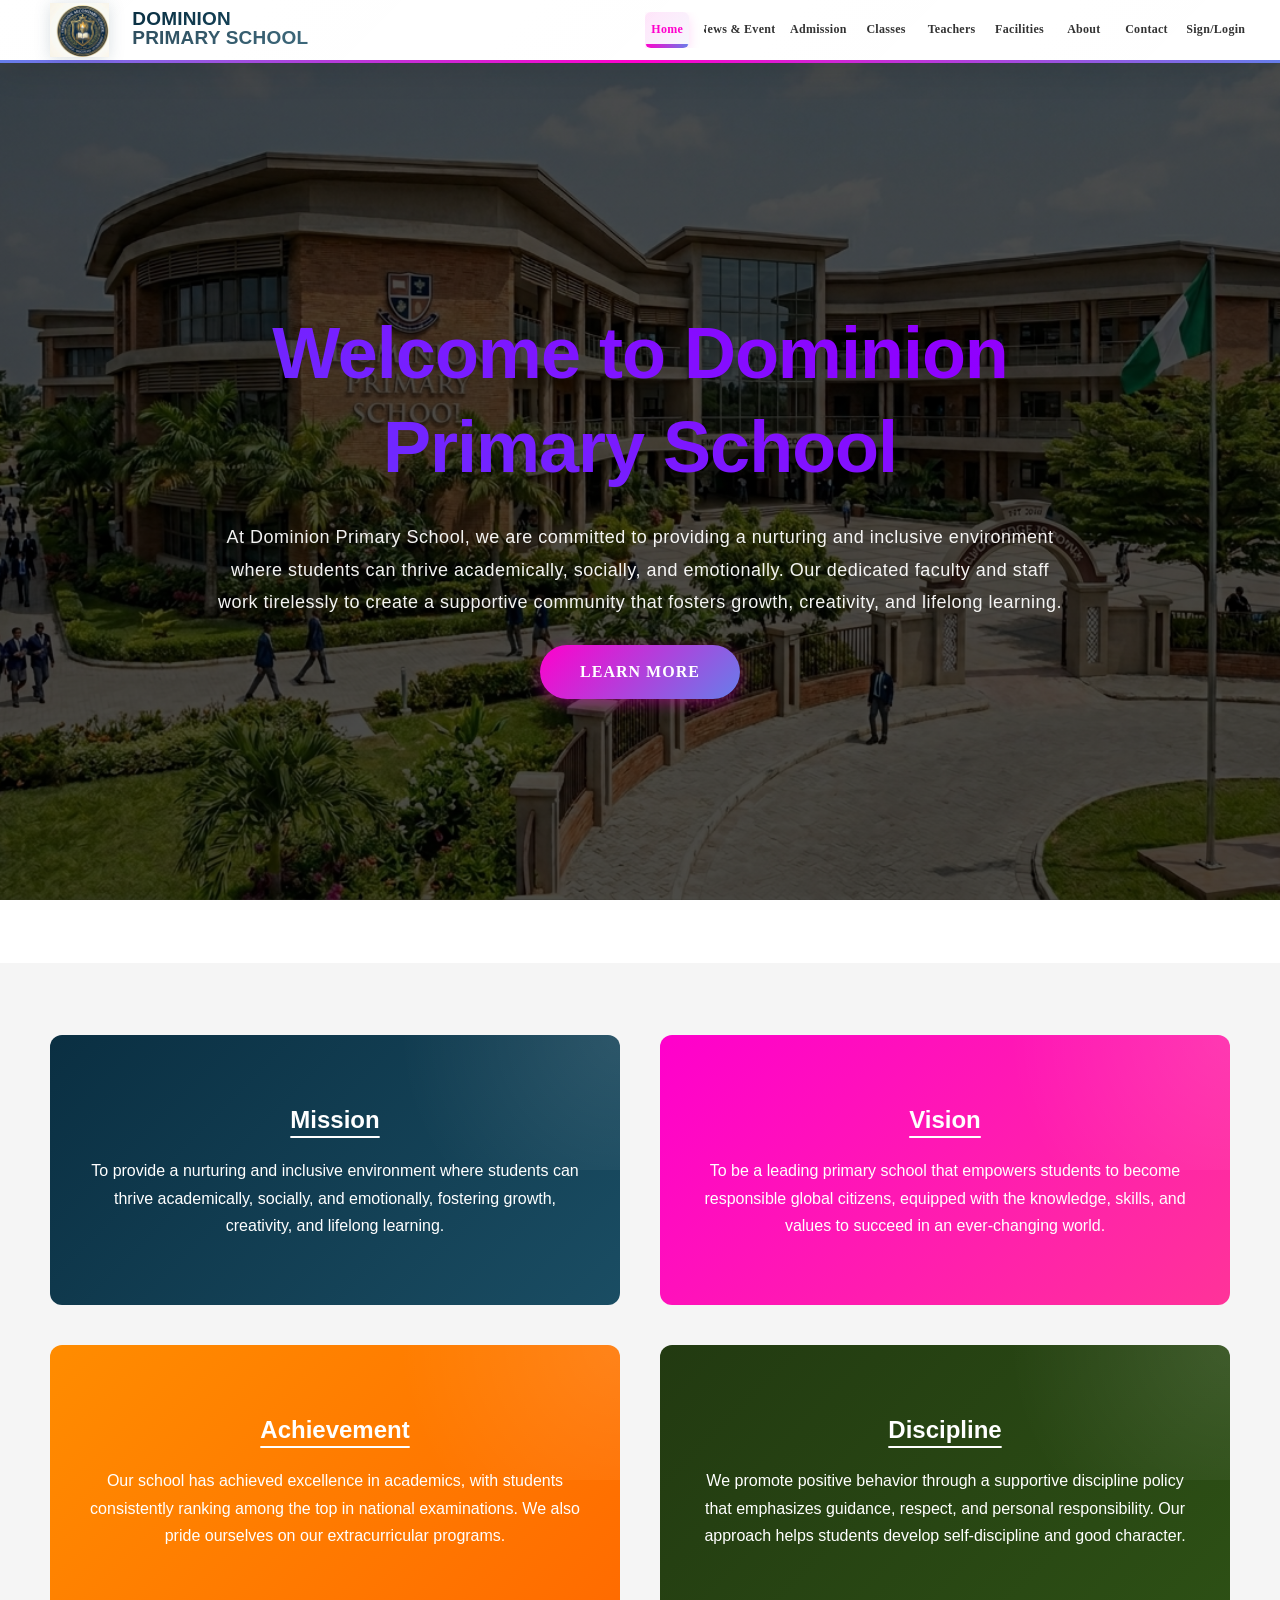
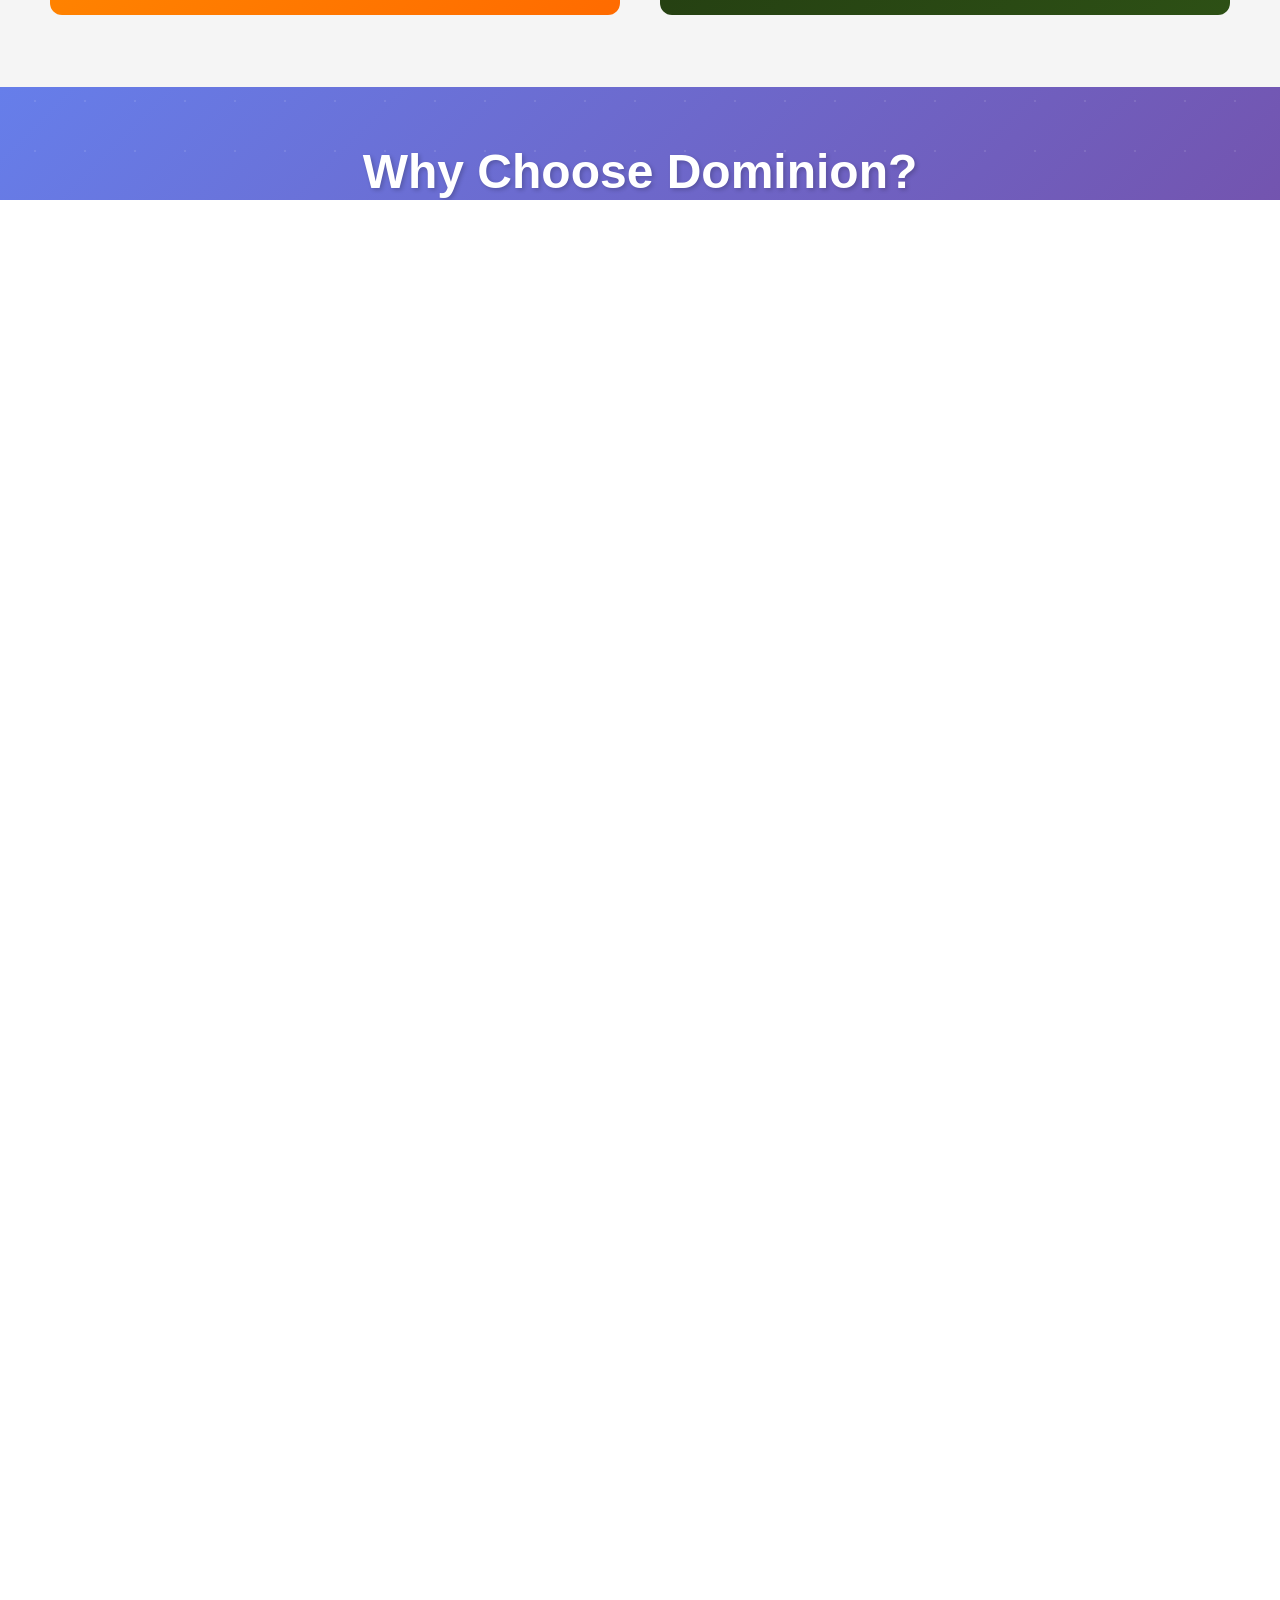
<file: index.html>
<!doctype html>
<html lang="en">
  <head>
    <meta charset="UTF-8" />
    <meta name="viewport" content="width=device-width, initial-scale=1.0" />
    <title>Dominion Primary School</title>
    <link rel="icon" href="Dominio Logo.png" />
    <link rel="stylesheet" href="Welcom Page.css" />
    <link rel="stylesheet" href="Home.css" />
  </head>
  <body>
    <div class="wholebody">
      <div class="headtab">
        <div class="name">
          <img src="Dominio Logo.png" alt="" />
          <div class="sch">
            <b>DOMINION</b>
            <b class="Scho">PRIMARY SCHOOL</b>
          </div>
        </div>
        <div class="hamburger" id="hamburger">
          <span></span>
          <span></span>
          <span></span>
        </div>
        <div class="Tabs" id="navTabs">
          <a href="index.html" class="active">Home</a>
          <a href="News.html">News & Events</a>
          <a href="Admission.html">Admission</a>
          <a href="Class.html">Classes</a>
          <a href="Teachers.html">Teachers</a>
          <a href="Facilities.html">Facilities</a>
          <a href="About.html">About</a>
          <a href="Contact.html">Contact</a>
          <a href="Welcome Page.html">Sign/Login</a>
        </div>
      </div>
      <div class="bodypage">
        <div class="welcome">
          <h1 class="Weld">Welcome to Dominion Primary School</h1>
          <p class="description">
            At Dominion Primary School, we are committed to providing a
            nurturing and inclusive environment where students can thrive
            academically, socially, and emotionally. Our dedicated faculty and
            staff work tirelessly to create a supportive community that fosters
            growth, creativity, and lifelong learning.
          </p>
          <a href="" class="cta-button">Learn More</a>
        </div>
      </div>
      <div class="firstpart">
        <div class="mission">
          <b class="miss">Mission</b>
          <p class="mission-text">
            To provide a nurturing and inclusive environment where students can
            thrive academically, socially, and emotionally, fostering growth,
            creativity, and lifelong learning.
          </p>
        </div>
        <div class="vision">
          <b class="vis">Vision</b>
          <p class="vision-text">
            To be a leading primary school that empowers students to become
            responsible global citizens, equipped with the knowledge, skills,
            and values to succeed in an ever-changing world.
          </p>
        </div>
        <div class="achievement">
          <b class="ach">Achievement</b>
          <p class="achievement-text">
            Our school has achieved excellence in academics, with students
            consistently ranking among the top in national examinations. We also
            pride ourselves on our extracurricular programs.
          </p>
        </div>
        <div class="discipline">
          <b class="disc">Discipline</b>
          <p class="discipline-text">
            We promote positive behavior through a supportive discipline policy
            that emphasizes guidance, respect, and personal responsibility. Our
            approach helps students develop self-discipline and good character.
          </p>
        </div>
      </div>

      <!-- Statistics Section -->
      <div class="statistics-section">
        <h2 class="section-title why1">Why Choose Dominion?</h2>
        <div class="stats-container">
          <div class="stat-card">
            <h3 class="stat-number">5000+</h3>
            <p class="stat-label">Students Educated</p>
          </div>
          <div class="stat-card">
            <h3 class="stat-number">150+</h3>
            <p class="stat-label">Expert Staff Members</p>
          </div>
          <div class="stat-card">
            <h3 class="stat-number">25</h3>
            <p class="stat-label">Years of Excellence</p>
          </div>
          <div class="stat-card">
            <h3 class="stat-number">97%</h3>
            <p class="stat-label">Success Rate</p>
          </div>
        </div>
      </div>

      <!-- Facilities Section -->
      <div class="facilities-section">
        <h2 class="section-title">Our Facilities</h2>
        <div class="facilities-grid">
          <div class="facility-card">
            <div class="facility-icon">📚</div>
            <h3>Modern Library</h3>
            <p>Fully stocked with digital and physical learning resources</p>
          </div>
          <div class="facility-card">
            <div class="facility-icon">🔬</div>
            <h3>Science Lab</h3>
            <p>State-of-the-art equipment for practical learning</p>
          </div>
          <div class="facility-card">
            <div class="facility-icon">💻</div>
            <h3>Computer Lab</h3>
            <p>Latest technology and software for digital literacy</p>
          </div>
          <div class="facility-card">
            <div class="facility-icon">⚽</div>
            <h3>Sports Field</h3>
            <p>Professional facilities for various sports activities</p>
          </div>
          <div class="facility-card">
            <div class="facility-icon">🎨</div>
            <h3>Arts Studio</h3>
            <p>Creative space for painting, sculpture, and design</p>
          </div>
          <div class="facility-card">
            <div class="facility-icon">🍽️</div>
            <h3>Cafeteria</h3>
            <p>Nutritious meals prepared with care for student health</p>
          </div>
        </div>
      </div>

      <!-- Programs Section -->
      <div class="programs-section">
        <h2 class="section-title">Our Programs</h2>
        <div class="programs-grid">
          <div class="program-card">
            <h3>🎓 Academic Excellence</h3>
            <p>
              Comprehensive curriculum focusing on critical thinking and
              problem-solving skills
            </p>
          </div>
          <div class="program-card">
            <h3>🏅 Sports & Fitness</h3>
            <p>
              Develop physical strength, teamwork, and sportsmanship through
              various activities
            </p>
          </div>
          <div class="program-card">
            <h3>🎭 Arts & Culture</h3>
            <p>
              Express creativity through music, dance, drama, and visual arts
              programs
            </p>
          </div>
          <div class="program-card">
            <h3>💡 STEM Programs</h3>
            <p>
              Hands-on learning in Science, Technology, Engineering, and
              Mathematics
            </p>
          </div>
        </div>
      </div>

      <!-- Testimonials Section -->
      <div class="testimonials-section">
        <h2 class="section-title">What Parents Say</h2>
        <div class="testimonials-container">
          <div class="testimonial-card">
            <p class="testimonial-text">
              "Dominion Primary has transformed my child's academic journey. The
              dedication of the teachers is exceptional!"
            </p>
            <h4 class="testimonial-author">- Mrs. Adeyemi</h4>
            <p class="testimonial-role">Parent, Grade 4</p>
          </div>
          <div class="testimonial-card">
            <p class="testimonial-text">
              "My son loves going to school every day. The environment is safe,
              nurturing, and truly educational."
            </p>
            <h4 class="testimonial-author">- Mr. Okonkwo</h4>
            <p class="testimonial-role">Parent, Grade 5</p>
          </div>
          <div class="testimonial-card">
            <p class="testimonial-text">
              "The facilities and teaching quality are world-class. Highly
              recommended for any parent!"
            </p>
            <h4 class="testimonial-author">- Dr. Chioma</h4>
            <p class="testimonial-role">Parent, Grade 6</p>
          </div>
          <div class="testimonial-card">
            <p class="testimonial-text">
              "Best decision we made for our daughter's education. She's
              thriving academically and socially."
            </p>
            <h4 class="testimonial-author">- Mrs. Ibrahim</h4>
            <p class="testimonial-role">Parent, Grade 3</p>
          </div>
        </div>
      </div>

      <!-- Events Section -->
      <div class="events-section" id="events">
        <h2 class="section-title">Upcoming Events</h2>
        <div class="events-container">
          <div class="event-card">
            <div class="event-date">
              <span class="date-day">15</span>
              <span class="date-month">APR</span>
            </div>
            <div class="event-details">
              <h3>Annual Sports Day</h3>
              <p class="event-time">🕒 9:00 AM - 4:00 PM</p>
              <p class="event-desc">
                Experience thrilling athletic competitions and team spirit
                celebrations.
              </p>
              <a href="#" class="event-btn">Learn More</a>
            </div>
          </div>
          <div class="event-card">
            <div class="event-date">
              <span class="date-day">22</span>
              <span class="date-month">APR</span>
            </div>
            <div class="event-details">
              <h3>Science Fair 2024</h3>
              <p class="event-time">🕒 10:00 AM - 3:00 PM</p>
              <p class="event-desc">
                Students showcase innovative science projects and experiments.
              </p>
              <a href="#" class="event-btn">Learn More</a>
            </div>
          </div>
          <div class="event-card">
            <div class="event-date">
              <span class="date-day">29</span>
              <span class="date-month">APR</span>
            </div>
            <div class="event-details">
              <h3>Cultural Festival</h3>
              <p class="event-time">🕒 11:00 AM - 5:00 PM</p>
              <p class="event-desc">
                Celebrate diverse cultures through performances and traditional
                displays.
              </p>
              <a href="#" class="event-btn">Learn More</a>
            </div>
          </div>
          <div class="event-card">
            <div class="event-date">
              <span class="date-day">06</span>
              <span class="date-month">MAY</span>
            </div>
            <div class="event-details">
              <h3>Parent-Teacher Conference</h3>
              <p class="event-time">🕒 2:00 PM - 6:00 PM</p>
              <p class="event-desc">
                Interactive session to discuss student progress and development
                plans.
              </p>
              <a href="#" class="event-btn">Learn More</a>
            </div>
          </div>
        </div>
      </div>

      <!-- Teachers & Staff Section -->
      <div class="teachers-section" id="teachers">
        <h2 class="section-title">Meet Our Educators</h2>
        <div class="teachers-container">
          <div class="teacher-card">
            <div class="teacher-image">👨‍🏫</div>
            <h3 class="teacher-name">Mr. Obi Aminu</h3>
            <p class="teacher-subject">Principal & Founder</p>
            <p class="teacher-bio">
              20+ years of educational leadership and curriculum development
              expertise.
            </p>
            <div class="teacher-social">
              <a href="#">📧</a>
              <a href="#">🔗</a>
            </div>
          </div>
          <div class="teacher-card">
            <div class="teacher-image">👩‍🏫</div>
            <h3 class="teacher-name">Mrs. Folake Adebayo</h3>
            <p class="teacher-subject">Mathematics Head</p>
            <p class="teacher-bio">
              Specializes in making complex concepts simple and engaging for
              students.
            </p>
            <div class="teacher-social">
              <a href="#">📧</a>
              <a href="#">🔗</a>
            </div>
          </div>
          <div class="teacher-card">
            <div class="teacher-image">👨‍🏫</div>
            <h3 class="teacher-name">Dr. Ikechukwu Nwosu</h3>
            <p class="teacher-subject">Science Department Lead</p>
            <p class="teacher-bio">
              PhD in Educational Sciences with focus on practical learning
              methods.
            </p>
            <div class="teacher-social">
              <a href="#">📧</a>
              <a href="#">🔗</a>
            </div>
          </div>
          <div class="teacher-card">
            <div class="teacher-image">👩‍🏫</div>
            <h3 class="teacher-name">Ms. Zainab Alabi</h3>
            <p class="teacher-subject">Languages & Literature</p>
            <p class="teacher-bio">
              Passionate about fostering a love for reading and creative
              expression.
            </p>
            <div class="teacher-social">
              <a href="#">📧</a>
              <a href="#">🔗</a>
            </div>
          </div>
          <div class="teacher-card">
            <div class="teacher-image">👨‍🏫</div>
            <h3 class="teacher-name">Mr. Chinedu Eze</h3>
            <p class="teacher-subject">Physical Education</p>
            <p class="teacher-bio">
              Certified sports trainer dedicated to building healthy, active
              students.
            </p>
            <div class="teacher-social">
              <a href="#">📧</a>
              <a href="#">🔗</a>
            </div>
          </div>
          <div class="teacher-card">
            <div class="teacher-image">👩‍🏫</div>
            <h3 class="teacher-name">Ms. Adekunle Adeola</h3>
            <p class="teacher-subject">Arts & Creativity</p>
            <p class="teacher-bio">
              Encourages students to express themselves through art, music, and
              design.
            </p>
            <div class="teacher-social">
              <a href="#">📧</a>
              <a href="#">🔗</a>
            </div>
          </div>
        </div>
      </div>

      <!-- Gallery Section -->
      <div class="gallery-section">
        <h2 class="section-title">Gallery</h2>
        <div class="gallery-container">
          <div class="gallery-item">
            <img src="School Structure.png" alt="School Campus" />
            <p class="gallery-texts">Our Beautiful Campus</p>
          </div>
          <div class="gallery-item">
            <img src="pjt3.jpg" alt="Student Activities" />
            <p class="gallery-texts">Student Activities</p>
          </div>
          <div class="gallery-item">
            <img src="pjt4.jpg" alt="Classroom Learning" />
            <p class="gallery-texts">Interactive Learning</p>
          </div>
          <div class="gallery-item">
            <img src="pjt5.png" alt="Graduation" />
            <p class="gallery-texts">Celebration Moments</p>
          </div>
          <div class="gallery-item">
            <img src="AI Powered Translator.png" alt="Technology" />
            <p class="gallery-texts">Modern Technology</p>
          </div>
          <div class="gallery-item">
            <img src="Secure.png" alt="Safety" />
            <p class="gallery-texts">Safe Environment</p>
          </div>
        </div>
      </div>

      <!-- Newsletter Section -->
      <div class="newsletter-section">
        <h2>Stay Updated</h2>
        <p>Subscribe to our newsletter for latest news and updates</p>
        <form class="newsletter-form">
          <input type="email" placeholder="Enter your email" required />
          <button class="Subscribe" type="submit">Subscribe</button>
        </form>
      </div>

      <!-- Footer -->
      <footer class="footer">
        <div class="footer-content">
          <div class="footer-section">
            <h4>About Us</h4>
            <p>
              Dominion Primary School is dedicated to nurturing young minds and
              building bright futures through quality education.
            </p>
          </div>
          <div class="footer-section">
            <h4>Quick Links</h4>
            <ul>
              <li><a href="index.html">Home</a></li>
              <li><a href="">About</a></li>
              <li><a href="">Admission</a></li>
              <li><a href="">Contact</a></li>
            </ul>
          </div>
          <div class="footer-section">
            <h4>Contact Info</h4>
            <p>📞 Phone: +234 123 456 7890</p>
            <p>📧 Email: info@dominion.edu.ng</p>
            <p>📍 Address: 123 Excellence Way, Education City</p>
          </div>
          <div class="footer-section">
            <h4>Follow Us</h4>
            <div class="social-links">
              <a href="#">Facebook</a>
              <a href="#">Twitter</a>
              <a href="#">Instagram</a>
            </div>
          </div>
        </div>
        <div class="footer-bottom">
          <p>&copy; 2024 Dominion Primary School. All rights reserved.</p>
        </div>
      </footer>

      <!-- Back to Top Button -->
      <button class="back-to-top" id="backToTop">↑ Top</button>
    </div>
    <script src="Home.js"></script>
  </body>
</html>
</file>
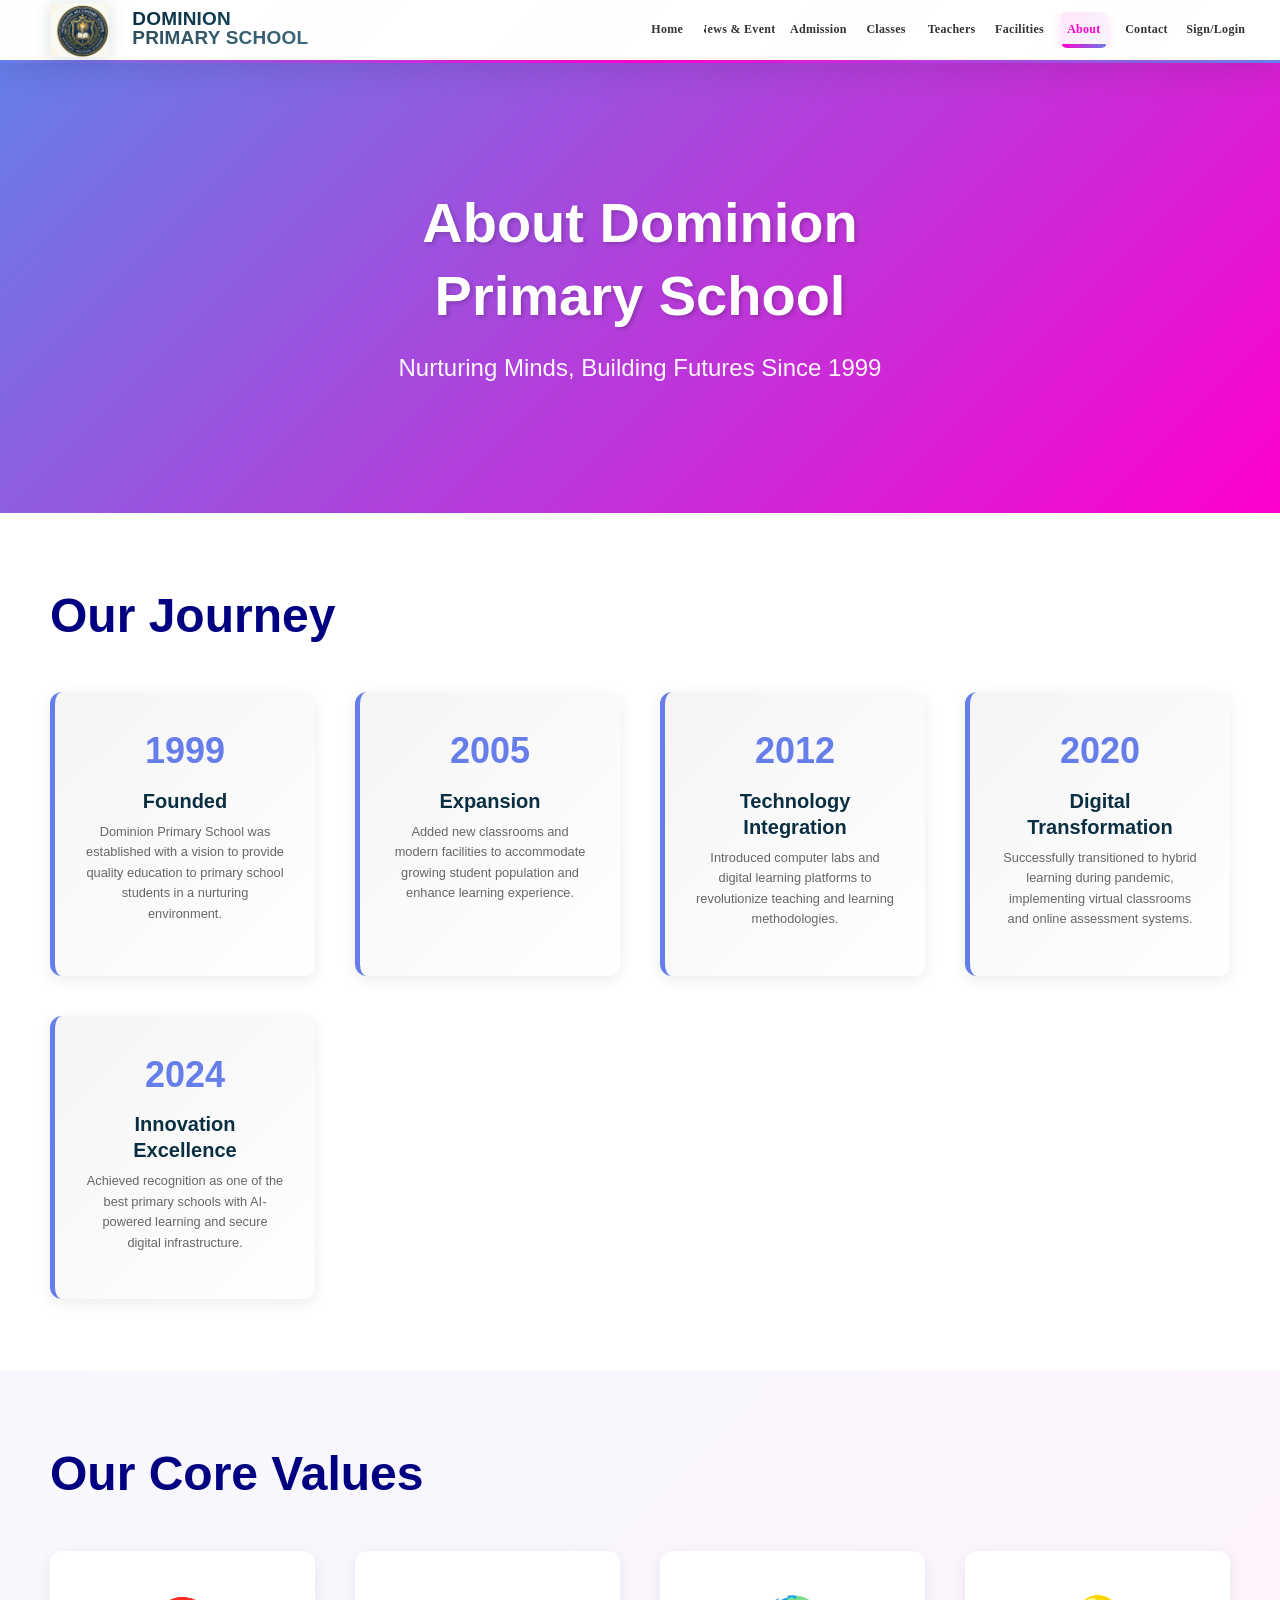
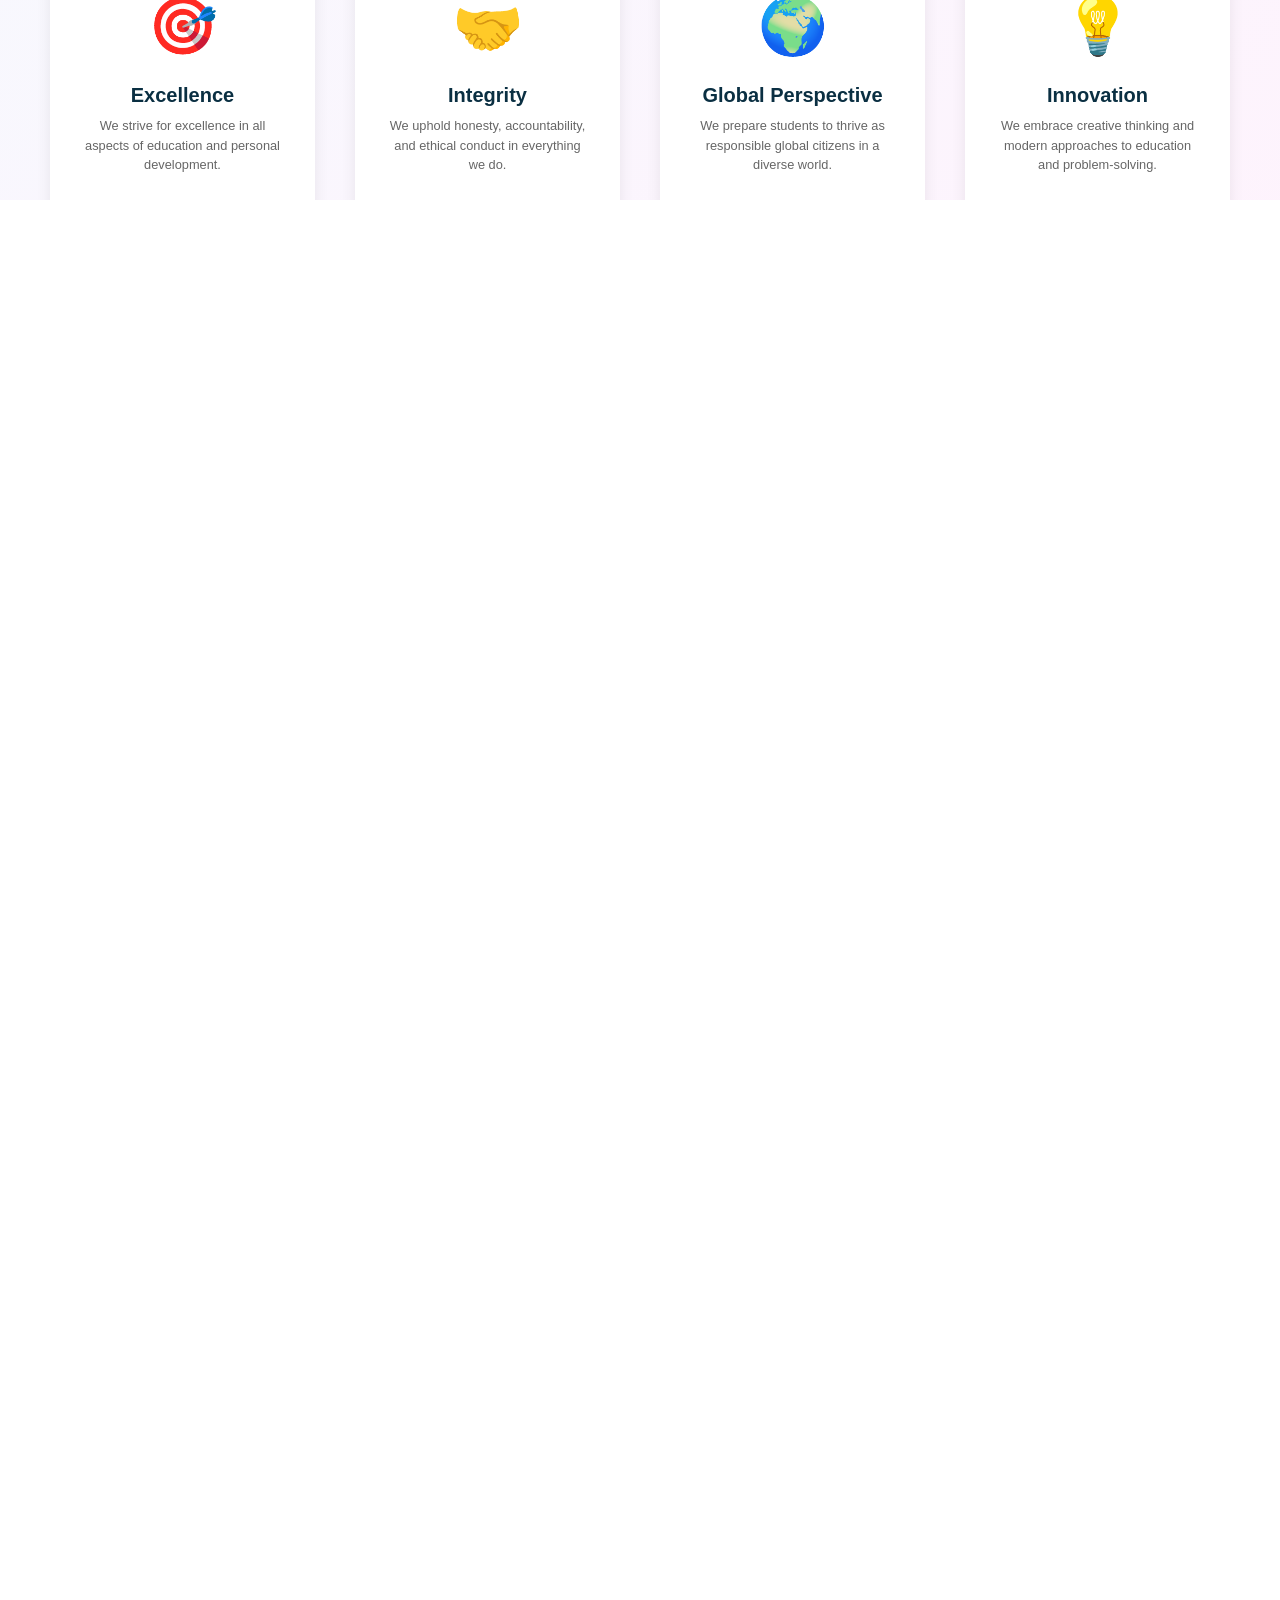
<file: About.html>
<!doctype html>
<html lang="en">
  <head>
    <meta charset="UTF-8" />
    <meta name="viewport" content="width=device-width, initial-scale=1.0" />
    <title>About Dominion Primary School</title>
    <link rel="icon" href="Dominio Logo.png" />
    <link rel="stylesheet" href="Welcom Page.css" />
    <link rel="stylesheet" href="Home.css" />
  </head>
  <body>
    <div class="wholebody">
      <div class="headtab">
        <div class="name">
          <img src="Dominio Logo.png" alt="" />
          <div class="sch">
            <b>DOMINION</b>
            <b class="Scho">PRIMARY SCHOOL</b>
          </div>
        </div>
        <div class="hamburger" id="hamburger">
          <span></span>
          <span></span>
          <span></span>
        </div>
        <div class="Tabs" id="navTabs">
          <a href="index.html">Home</a>
          <a href="#news">News & Events</a>
          <a href="#admission">Admission</a>
          <a href="#classes">Classes</a>
          <a href="#teachers">Teachers</a>
          <a href="#facilities">Facilities</a>
          <a href="About.html" class="active">About</a>
          <a href="#contact">Contact</a>
          <a href="Welcome Page.html">Sign/Login</a>
        </div>
      </div>

      <!-- Hero Section -->
      <div class="about-hero">
        <div class="hero-content">
          <h1>About Dominion Primary School</h1>
          <p>Nurturing Minds, Building Futures Since 1999</p>
        </div>
      </div>

      <!-- School History Section -->
      <div class="history-section">
        <h2 class="section-title">Our Journey</h2>
        <div class="history-container">
          <div class="history-item">
            <div class="history-year">1999</div>
            <h3>Founded</h3>
            <p>
              Dominion Primary School was established with a vision to provide
              quality education to primary school students in a nurturing
              environment.
            </p>
          </div>
          <div class="history-item">
            <div class="history-year">2005</div>
            <h3>Expansion</h3>
            <p>
              Added new classrooms and modern facilities to accommodate growing
              student population and enhance learning experience.
            </p>
          </div>
          <div class="history-item">
            <div class="history-year">2012</div>
            <h3>Technology Integration</h3>
            <p>
              Introduced computer labs and digital learning platforms to
              revolutionize teaching and learning methodologies.
            </p>
          </div>
          <div class="history-item">
            <div class="history-year">2020</div>
            <h3>Digital Transformation</h3>
            <p>
              Successfully transitioned to hybrid learning during pandemic,
              implementing virtual classrooms and online assessment systems.
            </p>
          </div>
          <div class="history-item">
            <div class="history-year">2024</div>
            <h3>Innovation Excellence</h3>
            <p>
              Achieved recognition as one of the best primary schools with
              AI-powered learning and secure digital infrastructure.
            </p>
          </div>
        </div>
      </div>

      <!-- Core Values Section -->
      <div class="values-section">
        <h2 class="section-title">Our Core Values</h2>
        <div class="values-grid">
          <div class="value-card">
            <div class="value-icon">🎯</div>
            <h3>Excellence</h3>
            <p>
              We strive for excellence in all aspects of education and personal
              development.
            </p>
          </div>
          <div class="value-card">
            <div class="value-icon">🤝</div>
            <h3>Integrity</h3>
            <p>
              We uphold honesty, accountability, and ethical conduct in
              everything we do.
            </p>
          </div>
          <div class="value-card">
            <div class="value-icon">🌍</div>
            <h3>Global Perspective</h3>
            <p>
              We prepare students to thrive as responsible global citizens in a
              diverse world.
            </p>
          </div>
          <div class="value-card">
            <div class="value-icon">💡</div>
            <h3>Innovation</h3>
            <p>
              We embrace creative thinking and modern approaches to education
              and problem-solving.
            </p>
          </div>
          <div class="value-card">
            <div class="value-icon">❤️</div>
            <h3>Compassion</h3>
            <p>
              We foster a caring community where every student feels valued and
              supported.
            </p>
          </div>
          <div class="value-card">
            <div class="value-icon">🏆</div>
            <h3>Achievement</h3>
            <p>
              We celebrate successes and encourage continuous personal and
              academic growth.
            </p>
          </div>
        </div>
      </div>

      <!-- Digital Features Section -->
      <div class="features-section">
        <h2 class="section-title" id="digital-innovation">Our Digital Innovation</h2>
        <div class="features-grid">
          <div class="feature-item">
            <div class="feature-video">
              <video autoplay loop muted playsinline>
                <source src="vid pjt1.mp4" type="video/mp4" />
              </video>
            </div>
            <h3>🌐 AI-Powered Virtual Classroom</h3>
            <p>
              Real-time translation and interactive learning experiences that
              break down language barriers and enable inclusive education for
              all students.
            </p>
          </div>

          <div class="feature-item">
            <div class="feature-video">
              <video autoplay loop muted playsinline>
                <source src="vid pjt2.mp4" type="video/mp4" />
              </video>
            </div>
            <h3>🎥 Live Classroom Monitoring</h3>
            <p>
              AI-powered analytics that track engagement and provide real-time
              insights into classroom dynamics for better educational outcomes.
            </p>
          </div>

          <div class="feature-item">
            <img
              src="cbt.jpg"
              alt="Computer-Based Testing"
              class="feature-img"
            />
            <h3>📝 Smart Assessment System</h3>
            <p>
              Computer-Based Testing (CBT) with both online and offline
              capabilities ensuring secure, efficient, and fair examinations.
            </p>
          </div>

          <div class="feature-item">
            <img src="Secure.png" alt="Secure Pickup" class="feature-img" />
            <h3>🔒 Secure Child Pick-up</h3>
            <p>
              Advanced security system ensuring students are only released to
              authorized guardians with real-time verification.
            </p>
          </div>

          <div class="feature-item">
            <img
              src="Attendance.png"
              alt="Smart Attendance"
              class="feature-img"
            />
            <h3>📊 Smart Attendance Tracking</h3>
            <p>
              Automated attendance system using RFID and biometric technology
              for accurate, transparent, and efficient record-keeping.
            </p>
          </div>

          <div class="feature-item">
            <img
              src="AI Powered Translator.png"
              alt="AI Translator"
              class="feature-img"
            />
            <h3>🤖 AI-Powered Learning</h3>
            <p>
              Personalized learning paths powered by artificial intelligence
              adapting to each student's pace and learning style.
            </p>
          </div>
        </div>
      </div>

      <!-- Accreditations & Awards Section -->
      <div class="awards-section">
        <h2 class="section-title">Recognitions & Accreditations</h2>
        <div class="awards-container">
          <div class="award-card">
            <div class="award-icon">🏆</div>
            <h3>Best Primary School</h3>
            <p>National Education Excellence Award 2023</p>
          </div>
          <div class="award-card">
            <div class="award-icon">⭐</div>
            <h3>Digital Innovation</h3>
            <p>Tech-Forward Education Initiative 2024</p>
          </div>
          <div class="award-card">
            <div class="award-icon">✅</div>
            <h3>ISO Certified</h3>
            <p>Quality Management System ISO 9001:2015</p>
          </div>
          <div class="award-card">
            <div class="award-icon">🌟</div>
            <h3>Top Performer</h3>
            <p>Student Achievement Index 2024</p>
          </div>
        </div>
      </div>

      <!-- Leadership Section -->
      <div class="leadership-section">
        <h2 class="section-title">School Leadership</h2>
        <div class="leadership-grid">
          <div class="leader-card">
            <div class="leader-image">👨‍💼</div>
            <h3>Mr. Obi Aminu</h3>
            <p class="leader-title">Principal</p>
            <p class="leader-bio">
              20+ years of experience in educational leadership and curriculum
              innovation. Founder and visionary behind Dominion's success.
            </p>
          </div>
          <div class="leader-card">
            <div class="leader-image">👩‍💼</div>
            <h3>Mrs. Chinyere Okafor</h3>
            <p class="leader-title">Vice Principal (Academics)</p>
            <p class="leader-bio">
              Expert in curriculum development with focus on student-centered
              learning approaches and academic excellence.
            </p>
          </div>
          <div class="leader-card">
            <div class="leader-image">👨‍💼</div>
            <h3>Dr. Adedayo Ogunbayo</h3>
            <p class="leader-title">Director of Technology</p>
            <p class="leader-bio">
              PhD in Educational Technology, driving digital transformation and
              innovation in teaching methodologies.
            </p>
          </div>
        </div>
      </div>

      <!-- Facilities Showcase -->
      <div class="facilities-showcase">
        <h2 class="section-title">World-Class Facilities</h2>
        <div class="facilities-grid">
          <div class="facility-showcase">
            <div class="facility-img">🏫</div>
            <h3>Modern Classrooms</h3>
            <p>
              16 multimedia-equipped classrooms with interactive whiteboards and
              ergonomic furniture.
            </p>
          </div>
          <div class="facility-showcase">
            <div class="facility-img">📚</div>
            <h3>Digital Library</h3>
            <p>
              5000+ physical books and access to online learning resources and
              educational databases.
            </p>
          </div>
          <div class="facility-showcase">
            <div class="facility-img">🔬</div>
            <h3>Science Labs</h3>
            <p>
              Fully equipped laboratories for Physics, Chemistry, and Biology
              with latest equipment.
            </p>
          </div>
          <div class="facility-showcase">
            <div class="facility-img">💻</div>
            <h3>Computer Centers</h3>
            <p>
              2 fully networked computer labs with high-speed internet and
              specialized software.
            </p>
          </div>
          <div class="facility-showcase">
            <div class="facility-img">🎨</div>
            <h3>Art Studios</h3>
            <p>
              Creative spaces for visual arts, music, and drama with
              professional equipment.
            </p>
          </div>
          <div class="facility-showcase">
            <div class="facility-img">⚽</div>
            <h3>Sports Complex</h3>
            <p>
              Full-sized sports field, basketball court, and indoor games arena.
            </p>
          </div>
        </div>
      </div>

      <!-- Newsletter Section -->
      <div class="newsletter-section">
        <h2>Stay Updated</h2>
        <p>Subscribe to our newsletter for latest news and updates</p>
        <form class="newsletter-form">
          <input type="email" placeholder="Enter your email" required />
          <button type="submit">Subscribe</button>
        </form>
      </div>

      <!-- Footer -->
      <footer class="footer">
        <div class="footer-content">
          <div class="footer-section">
            <h4>About Us</h4>
            <p>
              Dominion Primary School is dedicated to nurturing young minds and
              building bright futures through quality education and innovation.
            </p>
          </div>
          <div class="footer-section">
            <h4>Quick Links</h4>
            <ul>
              <li><a href="index.html">Home</a></li>
              <li><a href="About.html">About</a></li>
              <li><a href="">Admission</a></li>
              <li><a href="">Contact</a></li>
            </ul>
          </div>
          <div class="footer-section">
            <h4>Contact Info</h4>
            <p>📞 Phone: +234 123 456 7890</p>
            <p>📧 Email: info@dominion.edu.ng</p>
            <p>📍 Address: 123 Excellence Way, Education City</p>
          </div>
          <div class="footer-section">
            <h4>Follow Us</h4>
            <div class="social-links">
              <a href="#">Facebook</a>
              <a href="#">Twitter</a>
              <a href="#">Instagram</a>
            </div>
          </div>
        </div>
        <div class="footer-bottom">
          <p>&copy; 2024 Dominion Primary School. All rights reserved.</p>
        </div>
      </footer>

      <!-- Back to Top Button -->
      <button class="back-to-top" id="backToTop">↑ Top</button>
    </div>
  </body>
</html>
</file>
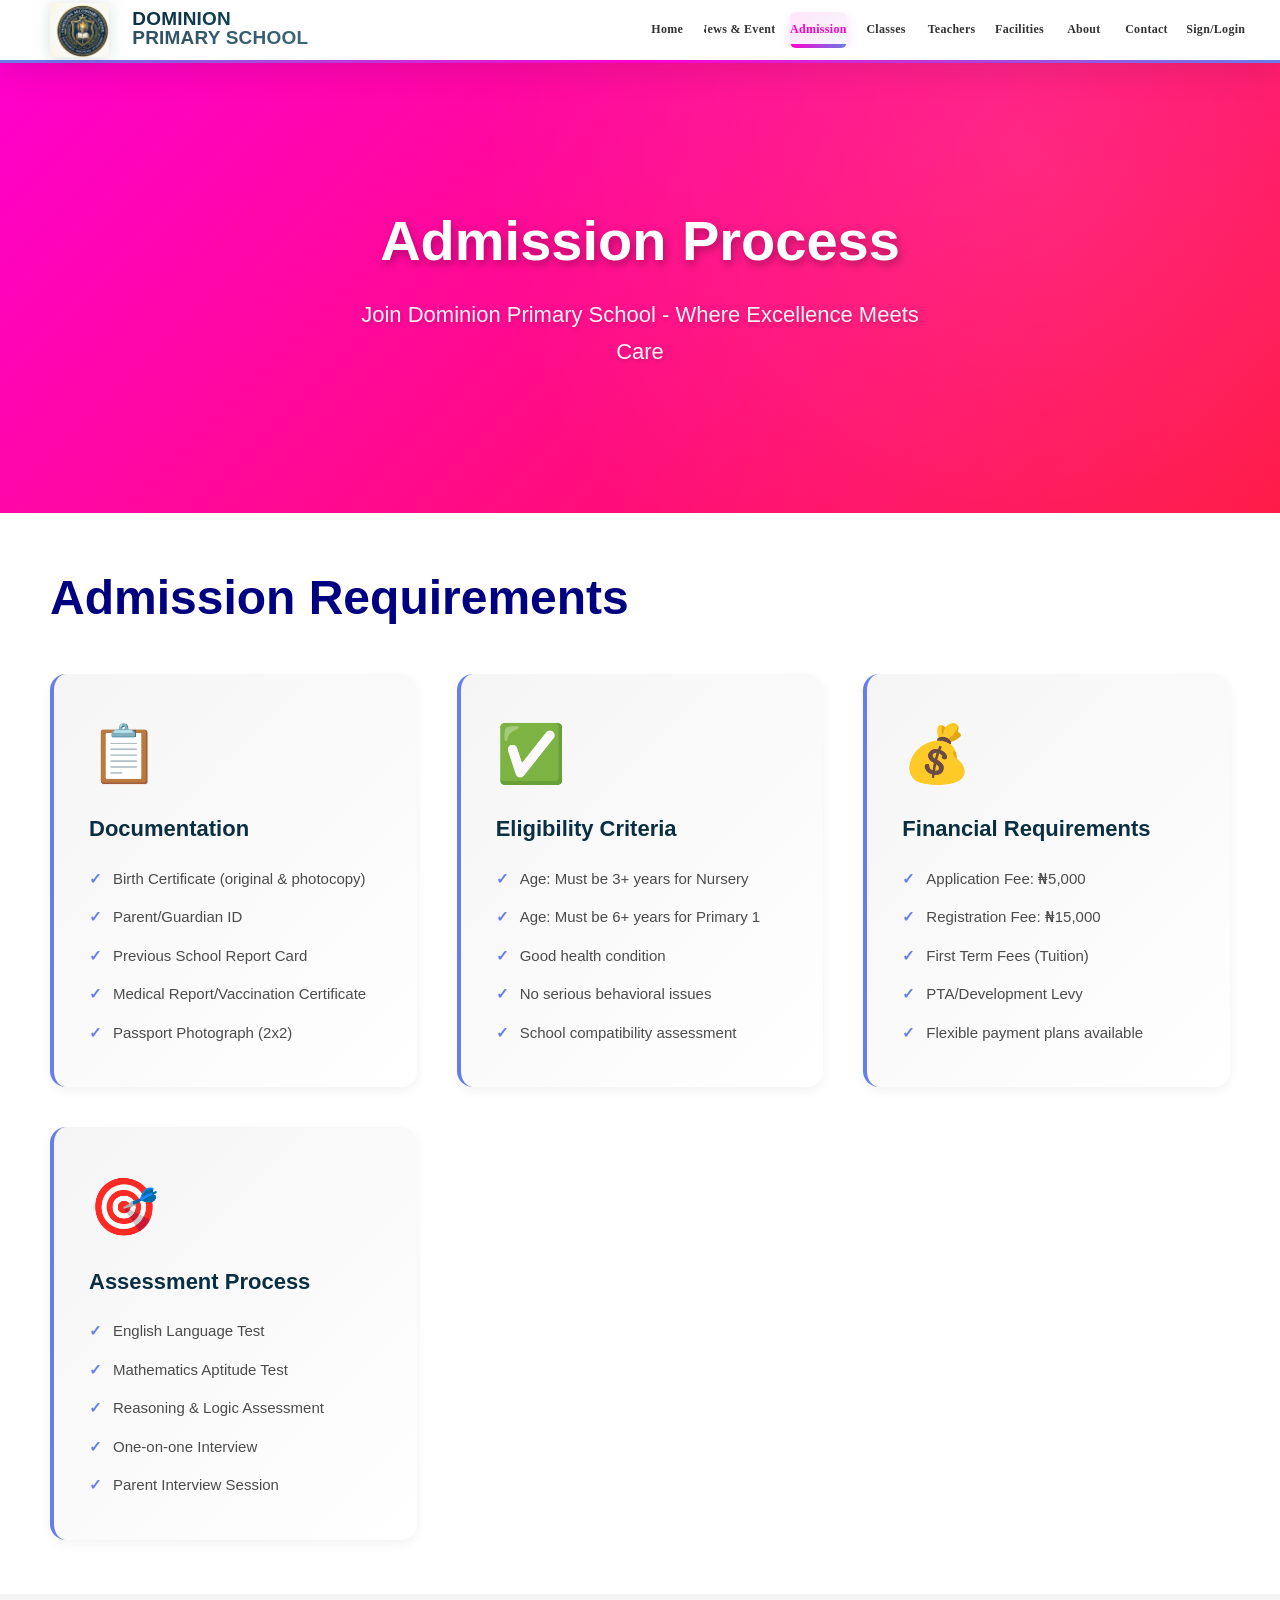
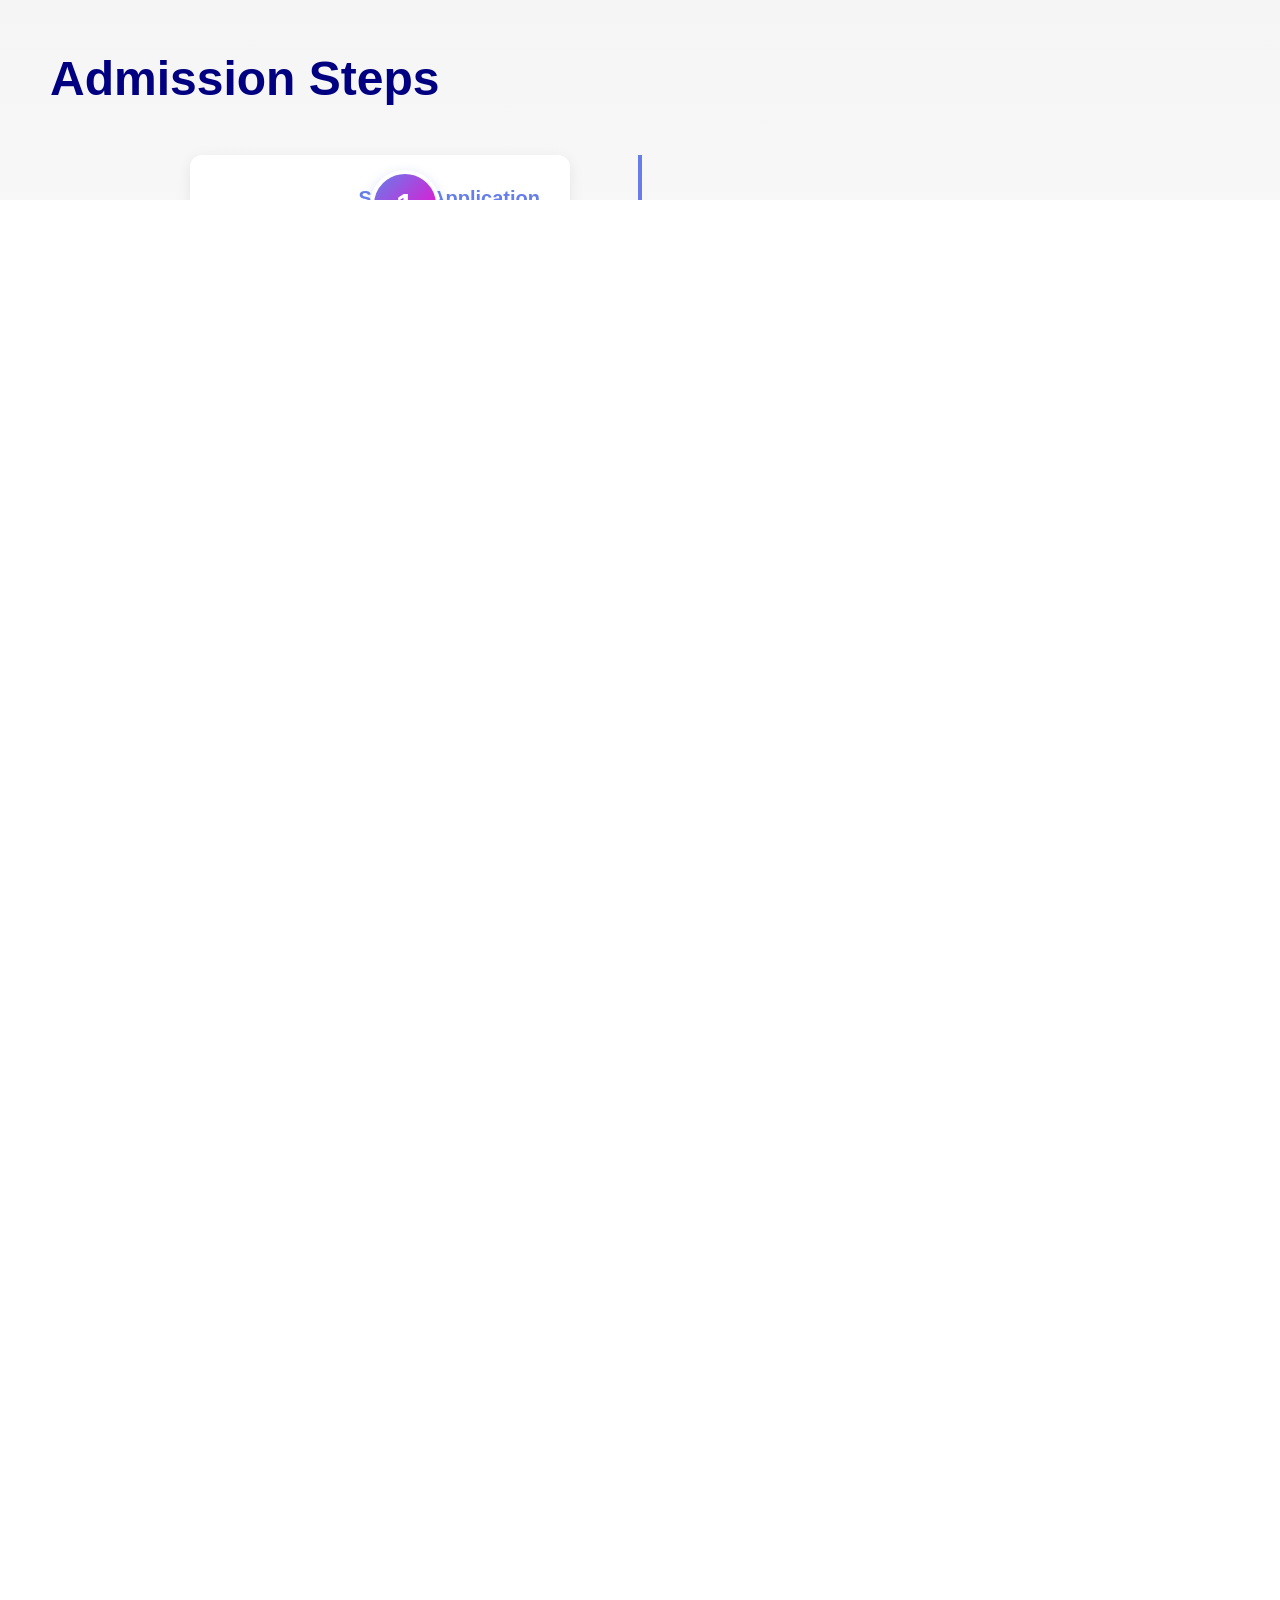
<file: Admission.html>
<!doctype html>
<html lang="en">
  <head>
    <meta charset="UTF-8" />
    <meta name="viewport" content="width=device-width, initial-scale=1.0" />
    <title>Admission - Dominion Primary School</title>
    <link rel="icon" href="Dominio Logo.png" />
    <link rel="stylesheet" href="Welcom Page.css" />
    <link rel="stylesheet" href="Home.css" />
    <link rel="stylesheet" href="Admission.css" />
  </head>
  <body>
    <div class="wholebody">
      <div class="headtab">
        <div class="name">
          <img src="Dominio Logo.png" alt="" />
          <div class="sch">
            <b>DOMINION</b>
            <b class="Scho">PRIMARY SCHOOL</b>
          </div>
        </div>
        <div class="hamburger" id="hamburger">
          <span></span>
          <span></span>
          <span></span>
        </div>
        <div class="Tabs" id="navTabs">
          <a href="index.html">Home</a>
          <a href="News.html">News & Events</a>
          <a href="Admission.html" class="active">Admission</a>
          <a href="Classes.html">Classes</a>
          <a href="Teachers.html">Teachers</a>
          <a href="Facilities.html">Facilities</a>
          <a href="About.html">About</a>
          <a href="Contact.html">Contact</a>
          <a href="Welcome Page.html">Sign/Login</a>
        </div>
      </div>

      <!-- Hero Section -->
      <div class="admission-hero">
        <div class="hero-content">
          <h1>Admission Process</h1>
          <p>Join Dominion Primary School - Where Excellence Meets Care</p>
        </div>
      </div>

      <!-- Requirements Section -->
      <div class="requirements-section">
        <h2 class="section-title">Admission Requirements</h2>
        <div class="requirements-grid">
          <div class="requirement-card">
            <div class="requirement-icon">📋</div>
            <h3>Documentation</h3>
            <ul>
              <li>Birth Certificate (original & photocopy)</li>
              <li>Parent/Guardian ID</li>
              <li>Previous School Report Card</li>
              <li>Medical Report/Vaccination Certificate</li>
              <li>Passport Photograph (2x2)</li>
            </ul>
          </div>

          <div class="requirement-card">
            <div class="requirement-icon">✅</div>
            <h3>Eligibility Criteria</h3>
            <ul>
              <li>Age: Must be 3+ years for Nursery</li>
              <li>Age: Must be 6+ years for Primary 1</li>
              <li>Good health condition</li>
              <li>No serious behavioral issues</li>
              <li>School compatibility assessment</li>
            </ul>
          </div>

          <div class="requirement-card">
            <div class="requirement-icon">💰</div>
            <h3>Financial Requirements</h3>
            <ul>
              <li>Application Fee: ₦5,000</li>
              <li>Registration Fee: ₦15,000</li>
              <li>First Term Fees (Tuition)</li>
              <li>PTA/Development Levy</li>
              <li>Flexible payment plans available</li>
            </ul>
          </div>

          <div class="requirement-card">
            <div class="requirement-icon">🎯</div>
            <h3>Assessment Process</h3>
            <ul>
              <li>English Language Test</li>
              <li>Mathematics Aptitude Test</li>
              <li>Reasoning & Logic Assessment</li>
              <li>One-on-one Interview</li>
              <li>Parent Interview Session</li>
            </ul>
          </div>
        </div>
      </div>

      <!-- Admission Steps -->
      <div class="steps-section">
        <h2 class="section-title">Admission Steps</h2>
        <div class="timeline">
          <div class="timeline-item">
            <div class="timeline-marker">1</div>
            <div class="timeline-content">
              <h3>Submit Application</h3>
              <p>
                Complete the online admission form with required personal and
                family information. Application fee: ₦5,000
              </p>
            </div>
          </div>

          <div class="timeline-item">
            <div class="timeline-marker">2</div>
            <div class="timeline-content">
              <h3>Document Verification</h3>
              <p>
                Submit all required documents for verification. Our admission
                team will review and confirm completeness within 3 business
                days.
              </p>
            </div>
          </div>

          <div class="timeline-item">
            <div class="timeline-marker">3</div>
            <div class="timeline-content">
              <h3>Entrance Assessment</h3>
              <p>
                Your child will take entrance exams in English, Mathematics, and
                Reasoning. Assessment scheduled at your convenience.
              </p>
            </div>
          </div>

          <div class="timeline-item">
            <div class="timeline-marker">4</div>
            <div class="timeline-content">
              <h3>Parent Interview</h3>
              <p>
                Meet with our admission officer to discuss child's needs, school
                expectations, and answer any questions you may have.
              </p>
            </div>
          </div>

          <div class="timeline-item">
            <div class="timeline-marker">5</div>
            <div class="timeline-content">
              <h3>Admission Decision</h3>
              <p>
                Receive admission status within 5 business days. Successful
                applicants receive admission letter and further instructions.
              </p>
            </div>
          </div>

          <div class="timeline-item">
            <div class="timeline-marker">6</div>
            <div class="timeline-content">
              <h3>Enrollment</h3>
              <p>
                Pay registration fee and complete enrollment process. Receive
                school uniform, books, and orientation schedule.
              </p>
            </div>
          </div>
        </div>
      </div>

      <!-- Class Levels Section -->
      <div class="class-levels-section">
        <h2 class="section-title">Available Classes</h2>
        <div class="class-levels-grid">
          <div class="class-level-card">
            <span class="class-badge">Nursery</span>
            <h3>Nursery (Ages 3-4)</h3>
            <div class="class-info">
              <p>
                <strong>Focus:</strong> Early childhood development, social
                skills, basic numeracy and literacy
              </p>
              <p><strong>Class Size:</strong> Maximum 25 students per class</p>
              <p><strong>Annual Fee:</strong> ₦200,000</p>
            </div>
          </div>

          <div class="class-level-card">
            <span class="class-badge">Primary</span>
            <h3>Primary 1-3 (Ages 5-7)</h3>
            <div class="class-info">
              <p>
                <strong>Focus:</strong> Foundation building, English,
                Mathematics, Basic Science
              </p>
              <p><strong>Class Size:</strong> Maximum 35 students per class</p>
              <p><strong>Annual Fee:</strong> ₦250,000</p>
            </div>
          </div>

          <div class="class-level-card">
            <span class="class-badge">Primary</span>
            <h3>Primary 4-6 (Ages 8-10)</h3>
            <div class="class-info">
              <p>
                <strong>Focus:</strong> Advanced academics, STEM, critical
                thinking, leadership skills
              </p>
              <p><strong>Class Size:</strong> Maximum 35 students per class</p>
              <p><strong>Annual Fee:</strong> ₦280,000</p>
            </div>
          </div>
        </div>
      </div>

      <!-- Online Application Form -->
      <div class="application-form-section">
        <h2 class="section-title">Online Admission Form</h2>
        <form class="admission-form">
          <div class="form-row">
            <div class="form-group">
              <label>Applicant's Full Name *</label>
              <input
                type="text"
                placeholder="Enter student's full name"
                required
              />
            </div>
            <div class="form-group">
              <label>Date of Birth *</label>
              <input type="date" required />
            </div>
          </div>

          <div class="form-row">
            <div class="form-group">
              <label>Gender *</label>
              <select required>
                <option>Select Gender</option>
                <option>Male</option>
                <option>Female</option>
              </select>
            </div>
            <div class="form-group">
              <label>Apply For Class *</label>
              <select required>
                <option>Select Class Level</option>
                <option>Nursery</option>
                <option>Primary 1</option>
                <option>Primary 2</option>
                <option>Primary 3</option>
                <option>Primary 4</option>
                <option>Primary 5</option>
                <option>Primary 6</option>
              </select>
            </div>
          </div>

          <div class="form-divider">
            <span>Parent/Guardian Information</span>
          </div>

          <div class="form-row">
            <div class="form-group">
              <label>Parent's Full Name *</label>
              <input type="text" placeholder="Enter parent's name" required />
            </div>
            <div class="form-group">
              <label>Relationship *</label>
              <input
                type="text"
                placeholder="Father/Mother/Guardian"
                required
              />
            </div>
          </div>

          <div class="form-row">
            <div class="form-group">
              <label>Email Address *</label>
              <input type="email" placeholder="Enter email address" required />
            </div>
            <div class="form-group">
              <label>Phone Number *</label>
              <input type="tel" placeholder="+234 " required />
            </div>
          </div>

          <div class="form-group full-width">
            <label>Residential Address *</label>
            <textarea
              placeholder="Enter full residential address"
              rows="3"
              required
            ></textarea>
          </div>

          <div class="form-divider">
            <span>Additional Information</span>
          </div>

          <div class="form-row">
            <div class="form-group">
              <label>Previous School (if any)</label>
              <input type="text" placeholder="School name and location" />
            </div>
            <div class="form-group">
              <label>Special Needs/Allergies</label>
              <input type="text" placeholder="Please specify" />
            </div>
          </div>

          <div class="form-group full-width">
            <label class="checkbox-label">
              <input type="checkbox" required />
              I agree to the school's terms and conditions and privacy policy
            </label>
          </div>

          <div class="form-group full-width">
            <label class="checkbox-label">
              <input type="checkbox" />
              I would like to receive updates and newsletters
            </label>
          </div>

          <button type="submit" class="submit-btn">Submit Application</button>
        </form>
      </div>

      <!-- FAQ Section -->
      <div class="faq-section">
        <h2 class="section-title">Frequently Asked Questions</h2>
        <div class="faq-container">
          <div class="faq-item">
            <div class="faq-question">
              <span>When can I apply for admission?</span>
              <span class="faq-toggle">+</span>
            </div>
            <div class="faq-answer">
              <p>
                Applications are accepted throughout the year. However, peak
                admission is between November and March for the following
                academic session. Early applications are encouraged for better
                class selection.
              </p>
            </div>
          </div>

          <div class="faq-item">
            <div class="faq-question">
              <span>What is the average class size?</span>
              <span class="faq-toggle">+</span>
            </div>
            <div class="faq-answer">
              <p>
                Nursery classes have a maximum of 25 students, while Primary
                classes have a maximum of 35 students. This ensures personalized
                attention and effective teaching.
              </p>
            </div>
          </div>

          <div class="faq-item">
            <div class="faq-question">
              <span>Do you offer scholarship programs?</span>
              <span class="faq-toggle">+</span>
            </div>
            <div class="faq-answer">
              <p>
                Yes, we offer merit-based scholarships for exceptional students
                and need-based scholarships for deserving families. Contact our
                admission office for details.
              </p>
            </div>
          </div>

          <div class="faq-item">
            <div class="faq-question">
              <span>What are the school timings?</span>
              <span class="faq-toggle">+</span>
            </div>
            <div class="faq-answer">
              <p>
                School hours are 8:00 AM to 3:00 PM (Nursery) and 8:00 AM to
                3:30 PM (Primary). Extended care is available until 5:00 PM for
                an additional fee.
              </p>
            </div>
          </div>

          <div class="faq-item">
            <div class="faq-question">
              <span>Can I pay fees in installments?</span>
              <span class="faq-toggle">+</span>
            </div>
            <div class="faq-answer">
              <p>
                Yes, flexible payment plans are available. You can pay fees in
                quarterly installments. Speak with our finance department for
                customized payment arrangements.
              </p>
            </div>
          </div>

          <div class="faq-item">
            <div class="faq-question">
              <span>What is your refund/withdrawal policy?</span>
              <span class="faq-toggle">+</span>
            </div>
            <div class="faq-answer">
              <p>
                Refund policies vary based on when withdrawal occurs.
                Withdrawals before the academic session begins are fully
                refundable. Please refer to our admission letter for detailed
                policy.
              </p>
            </div>
          </div>
        </div>
      </div>

      <!-- Newsletter Section -->
      <div class="newsletter-section">
        <h2>Stay Updated</h2>
        <p>Subscribe to our newsletter for admission updates</p>
        <form class="newsletter-form">
          <input type="email" placeholder="Enter your email" required />
          <button type="submit">Subscribe</button>
        </form>
      </div>

      <!-- Footer -->
      <footer class="footer">
        <div class="footer-content">
          <div class="footer-section">
            <h4>About Us</h4>
            <p>
              Dominion Primary School is dedicated to nurturing young minds and
              building bright futures through quality education.
            </p>
          </div>
          <div class="footer-section">
            <h4>Quick Links</h4>
            <ul>
              <li><a href="index.html">Home</a></li>
              <li><a href="About.html">About</a></li>
              <li><a href="Admission.html">Admission</a></li>
              <li><a href="Contact.html">Contact</a></li>
            </ul>
          </div>
          <div class="footer-section">
            <h4>Contact Info</h4>
            <p>📞 Phone: +234 123 456 7890</p>
            <p>📧 Email: admissions@dominion.edu.ng</p>
            <p>📍 Address: 123 Excellence Way, Education City</p>
          </div>
          <div class="footer-section">
            <h4>Follow Us</h4>
            <div class="social-links">
              <a href="#">Facebook</a>
              <a href="#">Twitter</a>
              <a href="#">Instagram</a>
            </div>
          </div>
        </div>
        <div class="footer-bottom">
          <p>&copy; 2024 Dominion Primary School. All rights reserved.</p>
        </div>
      </footer>

      <!-- Back to Top Button -->
      <button class="back-to-top" id="backToTop">↑ Top</button>
    </div>
    <script src="Home.js"></script>
    <script src="Admission.js"></script>
  </body>
</html>
</file>
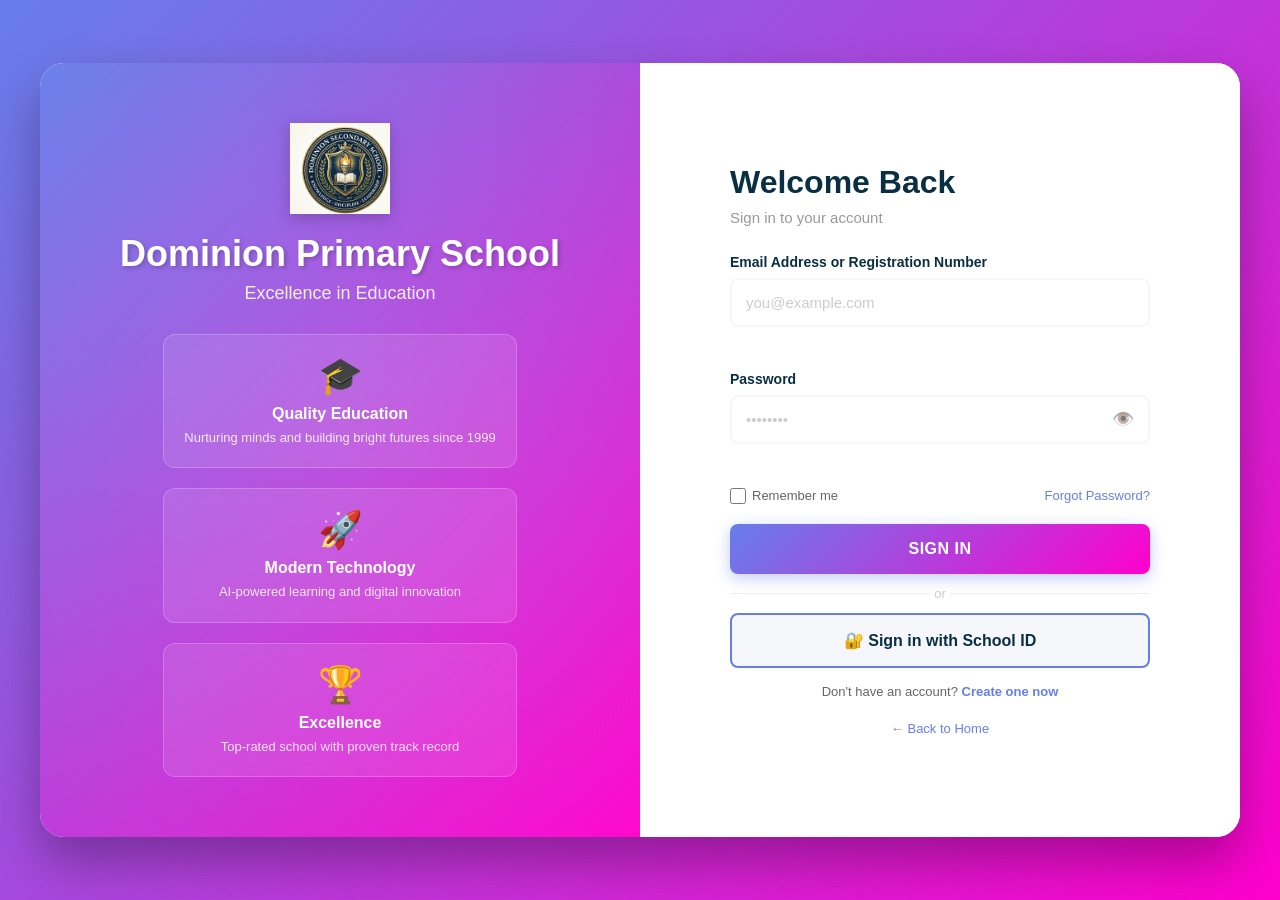
<file: login page.html>
<!doctype html>
<html lang="en">
  <head>
    <meta charset="UTF-8" />
    <meta name="viewport" content="width=device-width, initial-scale=1.0" />
    <title>Login - Dominion Primary School</title>
    <link rel="icon" href="Dominio Logo.png" />
    <link rel="stylesheet" href="login page.css" />
  </head>
  <body>
    <div class="auth-container">
      <!-- Left Side Panel with Branding -->
      <div class="auth-panel-left">
        <div class="auth-branding">
          <img src="Dominio Logo.png" alt="Dominion Logo" class="auth-logo" />
          <h1>Dominion Primary School</h1>
          <p>Excellence in Education</p>
        </div>
        <div class="auth-features">
          <div class="auth-feature">
            <span class="feature-icon">🎓</span>
            <h3>Quality Education</h3>
            <p>Nurturing minds and building bright futures since 1999</p>
          </div>
          <div class="auth-feature">
            <span class="feature-icon">🚀</span>
            <h3>Modern Technology</h3>
            <p>AI-powered learning and digital innovation</p>
          </div>
          <div class="auth-feature">
            <span class="feature-icon">🏆</span>
            <h3>Excellence</h3>
            <p>Top-rated school with proven track record</p>
          </div>
        </div>
      </div>

      <!-- Right Side Form Panel -->
      <div class="auth-panel-right">
        <div class="auth-wrapper">
          <!-- Login Form -->
          <div class="auth-form-container active" id="loginForm">
            <h2>Welcome Back</h2>
            <p class="form-subtitle">Sign in to your account</p>

            <form class="auth-form" id="loginFormElement">
              <div class="form-group">
                <label for="login-email"
                  >Email Address or Registration Number</label
                >
                <input
                  type="email"
                  id="login-email"
                  placeholder="you@example.com"
                  required
                />
                <span class="form-error" id="loginEmailError"></span>
              </div>

              <div class="form-group">
                <label for="login-password">Password</label>
                <div class="password-wrapper">
                  <input
                    type="password"
                    id="login-password"
                    placeholder="••••••••"
                    required
                  />
                  <button
                    type="button"
                    class="password-toggle"
                    onclick="toggleLoginPassword()"
                  >
                    👁️
                  </button>
                </div>
                <span class="form-error" id="loginPasswordError"></span>
              </div>

              <div class="form-options">
                <label class="remember-me">
                  <input type="checkbox" name="remember" />
                  Remember me
                </label>
                <a href="#" class="forgot-password">Forgot Password?</a>
              </div>

              <button type="submit" class="auth-button">Sign In</button>
            </form>

            <div class="form-divider">or</div>

            <button class="auth-button-secondary">
              <span>🔐 Sign in with School ID</span>
            </button>

            <div class="form-footer">
              <p>
                Don't have an account?
                <a href="#" onclick="switchToSignup()">Create one now</a>
              </p>
            </div>
          </div>

          <!-- Signup Form -->
          <div class="auth-form-container" id="signupForm">
            <h2>Create Account</h2>
            <p class="form-subtitle">Join our school community</p>

            <form class="auth-form" id="signupFormElement">
              <div class="form-row">
                <div class="form-group">
                  <label for="signup-firstname">First Name</label>
                  <input
                    type="text"
                    id="signup-firstname"
                    placeholder="John"
                    required
                  />
                </div>
                <div class="form-group">
                  <label for="signup-lastname">Last Name</label>
                  <input
                    type="text"
                    id="signup-lastname"
                    placeholder="Doe"
                    required
                  />
                </div>
              </div>

              <div class="form-group">
                <label for="signup-email">Email Address</label>
                <input
                  type="email"
                  id="signup-email"
                  placeholder="you@example.com"
                  required
                />
              </div>

              <div class="form-group">
                <label for="signup-role">Account Type</label>
                <select id="signup-role" required>
                  <option value="">Select account type</option>
                  <option value="student">Student</option>
                  <option value="parent">Parent/Guardian</option>
                  <option value="teacher">Teacher</option>
                  <option value="staff">Staff Member</option>
                </select>
              </div>

              <div class="form-group">
                <label for="signup-class">Class/Department</label>
                <input
                  type="text"
                  id="signup-class"
                  placeholder="e.g., Primary 5A"
                  required
                />
              </div>

              <div class="form-group">
                <label for="signup-password">Password</label>
                <div class="password-wrapper">
                  <input
                    type="password"
                    id="signup-password"
                    placeholder="••••••••"
                    required
                  />
                  <button
                    type="button"
                    class="password-toggle"
                    onclick="toggleSignupPassword()"
                  >
                    👁️
                  </button>
                </div>
                <div class="password-strength">
                  <div class="strength-meter"></div>
                </div>
              </div>

              <div class="form-group">
                <label for="signup-confirm">Confirm Password</label>
                <div class="password-wrapper">
                  <input
                    type="password"
                    id="signup-confirm"
                    placeholder="••••••••"
                    required
                  />
                  <button
                    type="button"
                    class="password-toggle"
                    onclick="toggleConfirmPassword()"
                  >
                    👁️
                  </button>
                </div>
              </div>

              <label class="terms-checkbox">
                <input type="checkbox" name="terms" required />
                I agree to the <a href="#">Terms of Service</a> and
                <a href="#">Privacy Policy</a>
              </label>

              <button type="submit" class="auth-button">Create Account</button>
            </form>

            <div class="form-footer">
              <p>
                Already have an account?
                <a href="#" onclick="switchToLogin()">Sign in here</a>
              </p>
            </div>
          </div>
        </div>

        <!-- Back to Home Link -->
        <div class="auth-home-link">
          <a href="index.html">← Back to Home</a>
        </div>
      </div>
    </div>

    <script>
      function switchToSignup() {
        document.getElementById("loginForm").classList.remove("active");
        document.getElementById("signupForm").classList.add("active");
      }

      function switchToLogin() {
        document.getElementById("signupForm").classList.remove("active");
        document.getElementById("loginForm").classList.add("active");
      }

      function toggleLoginPassword() {
        const input = document.getElementById("login-password");
        input.type = input.type === "password" ? "text" : "password";
      }

      function toggleSignupPassword() {
        const input = document.getElementById("signup-password");
        input.type = input.type === "password" ? "text" : "password";
      }

      function toggleConfirmPassword() {
        const input = document.getElementById("signup-confirm");
        input.type = input.type === "password" ? "text" : "password";
      }

      // Form Validation
      document
        .getElementById("loginFormElement")
        .addEventListener("submit", function (e) {
          e.preventDefault();
          const email = document.getElementById("login-email").value;
          const password = document.getElementById("login-password").value;

          if (email && password) {
            alert("Welcome! Login successful.");
            // Here you would typically send data to a server
          }
        });

      document
        .getElementById("signupFormElement")
        .addEventListener("submit", function (e) {
          e.preventDefault();
          const password = document.getElementById("signup-password").value;
          const confirm = document.getElementById("signup-confirm").value;

          if (password !== confirm) {
            alert("Passwords do not match!");
            return;
          }

          alert("Account created successfully! Please check your email.");
          // Here you would typically send data to a server
        });
    </script>
  </body>
</html>
</file>
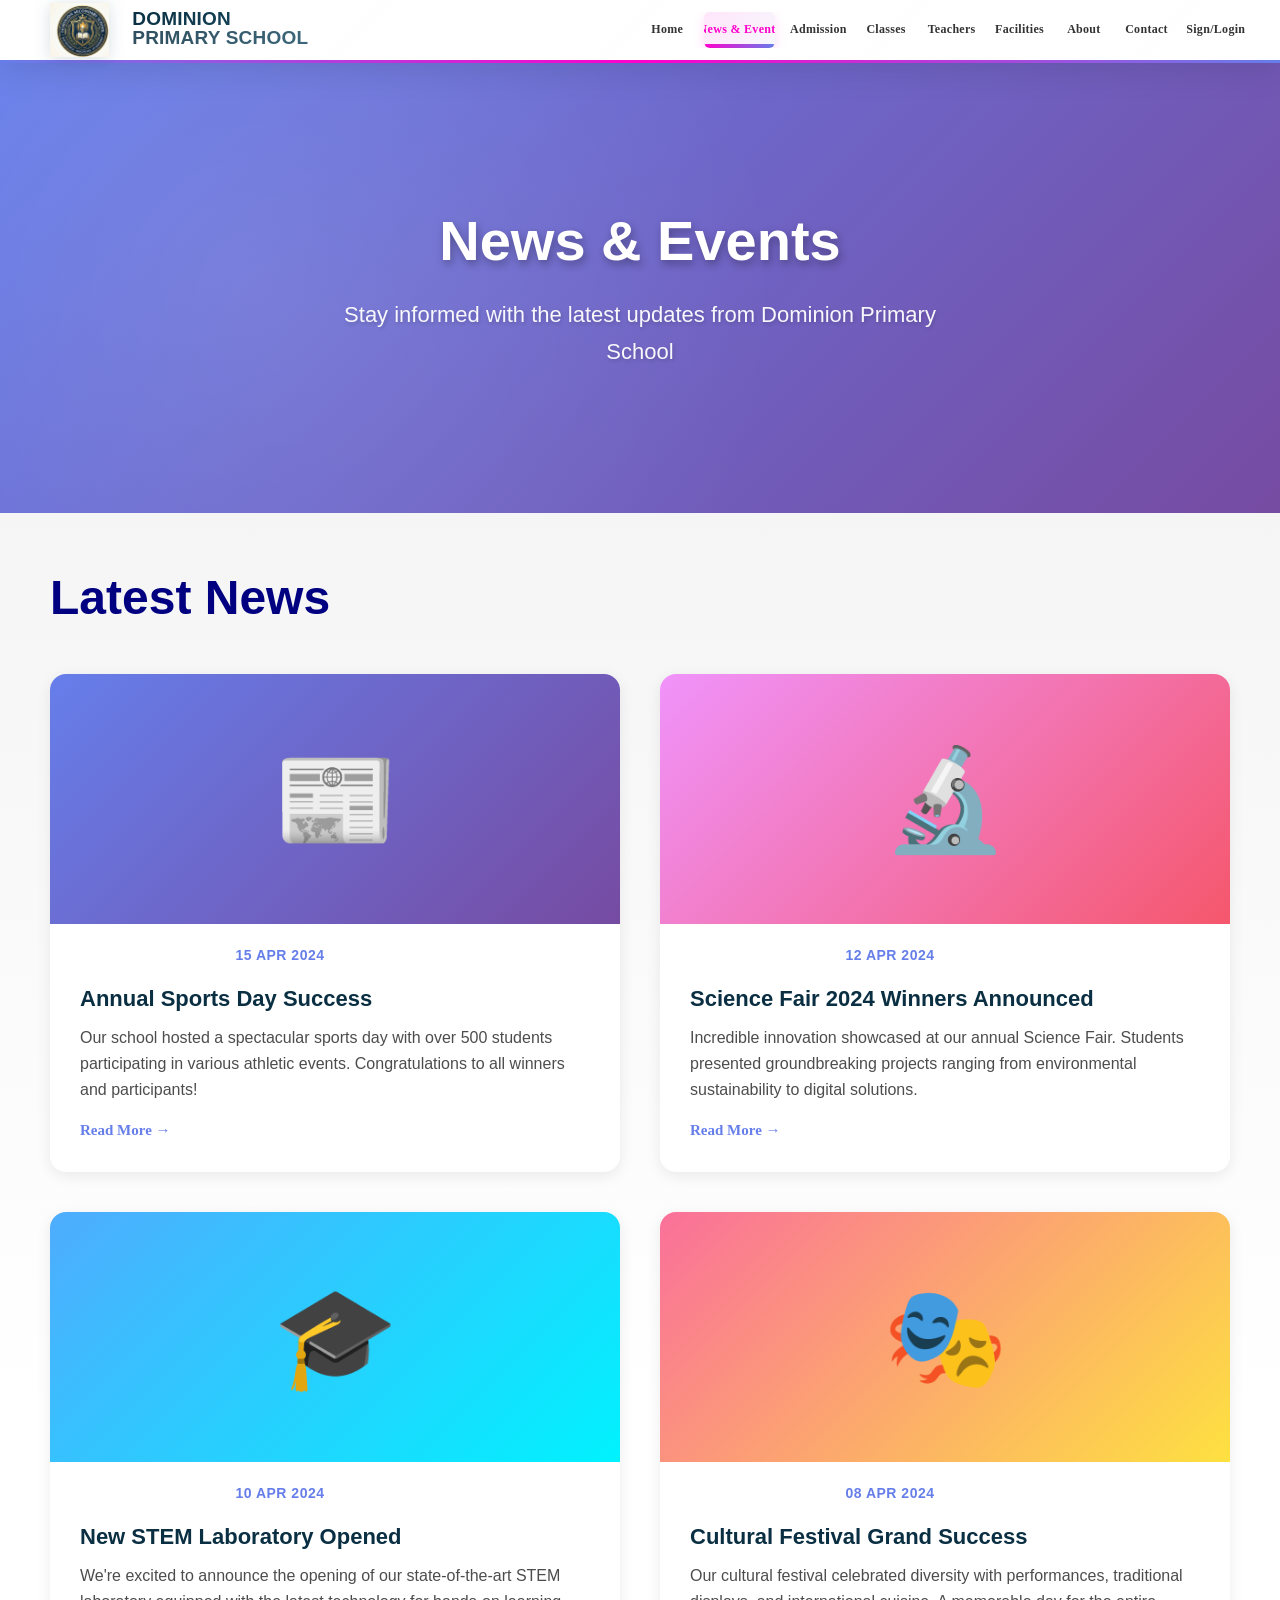
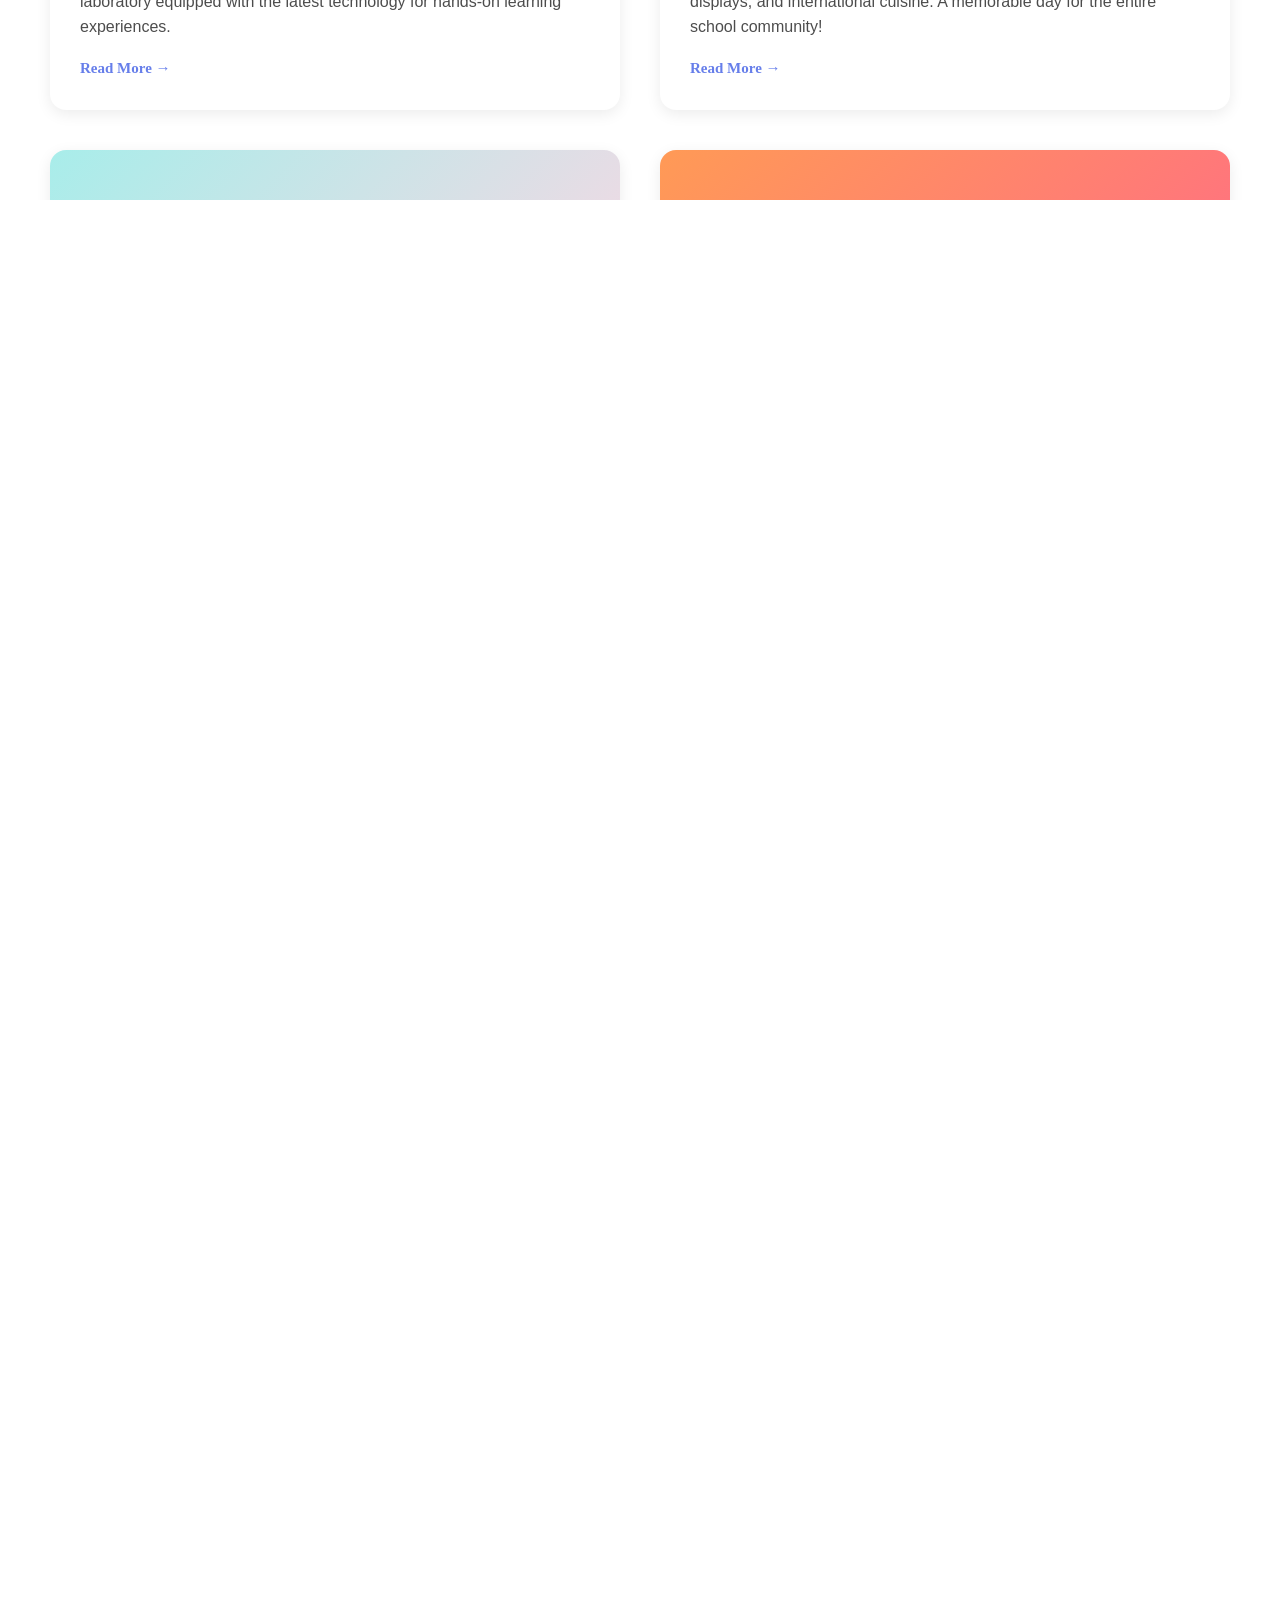
<file: News.html>
<!doctype html>
<html lang="en">
  <head>
    <meta charset="UTF-8" />
    <meta name="viewport" content="width=device-width, initial-scale=1.0" />
    <title>News & Events - Dominion Primary School</title>
    <link rel="icon" href="Dominio Logo.png" />
    <link rel="stylesheet" href="Welcom Page.css" />
    <link rel="stylesheet" href="Home.css" />
    <link rel="stylesheet" href="news.css" />
  </head>
  <body>
    <div class="wholebody">
      <div class="headtab">
        <div class="name">
          <img src="Dominio Logo.png" alt="" />
          <div class="sch">
            <b>DOMINION</b>
            <b class="Scho">PRIMARY SCHOOL</b>
          </div>
        </div>
        <div class="hamburger" id="hamburger">
          <span></span>
          <span></span>
          <span></span>
        </div>
        <div class="Tabs" id="navTabs">
          <a href="index.html">Home</a>
          <a href="News.html" class="active">News & Events</a>
          <a href="Admission.html">Admission</a>
          <a href="Classes.html">Classes</a>
          <a href="Teachers.html">Teachers</a>
          <a href="Facilities.html">Facilities</a>
          <a href="About.html">About</a>
          <a href="Contact.html">Contact</a>
          <a href="Welcome Page.html">Sign/Login</a>
        </div>
      </div>

      <!-- Hero Section -->
      <div class="news-hero">
        <div class="hero-content">
          <h1>News & Events</h1>
          <p>
            Stay informed with the latest updates from Dominion Primary School
          </p>
        </div>
      </div>

      <!-- Latest News Section -->
      <div class="news-section">
        <h2 class="section-title">Latest News</h2>
        <div class="news-grid">
          <div class="news-card">
            <div
              class="news-image"
              style="
                background: linear-gradient(135deg, #667eea 0%, #764ba2 100%);
              "
            >
              📰
            </div>
            <div class="news-content">
              <span class="news-date">15 Apr 2024</span>
              <h3>Annual Sports Day Success</h3>
              <p>
                Our school hosted a spectacular sports day with over 500
                students participating in various athletic events.
                Congratulations to all winners and participants!
              </p>
              <a href="#" class="read-more">Read More →</a>
            </div>
          </div>

          <div class="news-card">
            <div
              class="news-image"
              style="
                background: linear-gradient(135deg, #f093fb 0%, #f5576c 100%);
              "
            >
              🔬
            </div>
            <div class="news-content">
              <span class="news-date">12 Apr 2024</span>
              <h3>Science Fair 2024 Winners Announced</h3>
              <p>
                Incredible innovation showcased at our annual Science Fair.
                Students presented groundbreaking projects ranging from
                environmental sustainability to digital solutions.
              </p>
              <a href="#" class="read-more">Read More →</a>
            </div>
          </div>

          <div class="news-card">
            <div
              class="news-image"
              style="
                background: linear-gradient(135deg, #4facfe 0%, #00f2fe 100%);
              "
            >
              🎓
            </div>
            <div class="news-content">
              <span class="news-date">10 Apr 2024</span>
              <h3>New STEM Laboratory Opened</h3>
              <p>
                We're excited to announce the opening of our state-of-the-art
                STEM laboratory equipped with the latest technology for hands-on
                learning experiences.
              </p>
              <a href="#" class="read-more">Read More →</a>
            </div>
          </div>

          <div class="news-card">
            <div
              class="news-image"
              style="
                background: linear-gradient(135deg, #fa709a 0%, #fee140 100%);
              "
            >
              🎭
            </div>
            <div class="news-content">
              <span class="news-date">08 Apr 2024</span>
              <h3>Cultural Festival Grand Success</h3>
              <p>
                Our cultural festival celebrated diversity with performances,
                traditional displays, and international cuisine. A memorable day
                for the entire school community!
              </p>
              <a href="#" class="read-more">Read More →</a>
            </div>
          </div>

          <div class="news-card">
            <div
              class="news-image"
              style="
                background: linear-gradient(135deg, #a8edea 0%, #fed6e3 100%);
              "
            >
              📚
            </div>
            <div class="news-content">
              <span class="news-date">05 Apr 2024</span>
              <h3>Digital Library Launch</h3>
              <p>
                Students now have access to over 10,000 digital books and
                educational resources. Our new digital library initiative aims
                to promote reading and research skills.
              </p>
              <a href="#" class="read-more">Read More →</a>
            </div>
          </div>

          <div class="news-card">
            <div
              class="news-image"
              style="
                background: linear-gradient(135deg, #ff9a56 0%, #ff6a88 100%);
              "
            >
              🏆
            </div>
            <div class="news-content">
              <span class="news-date">01 Apr 2024</span>
              <h3>Excellence Awards Ceremony</h3>
              <p>
                We honored outstanding students and staff at our annual
                excellence awards ceremony. Celebrating academic achievements,
                leadership, and community service.
              </p>
              <a href="#" class="read-more">Read More →</a>
            </div>
          </div>
        </div>
      </div>

      <!-- Upcoming Events Section -->
      <div class="events-showcase">
        <h2 class="section-title">Upcoming Events</h2>
        <div class="upcoming-events-grid">
          <div class="event-showcase-card">
            <div class="event-time-badge">
              <span class="day">20</span>
              <span class="month">APR</span>
            </div>
            <div class="event-details-showcase">
              <h3>Parent-Teacher Conference</h3>
              <p class="event-venue">📍 School Auditorium</p>
              <p class="event-description">
                Discuss your child's academic progress, development, and goals
                for the future. Individual sessions 2:00 PM - 6:00 PM
              </p>
              <div class="event-tags">
                <span class="tag">Parents</span>
                <span class="tag">Academic</span>
              </div>
            </div>
          </div>

          <div class="event-showcase-card">
            <div class="event-time-badge">
              <span class="day">25</span>
              <span class="month">APR</span>
            </div>
            <div class="event-details-showcase">
              <h3>Inter-School Debate Championship</h3>
              <p class="event-venue">📍 Competition Hall</p>
              <p class="event-description">
                Students showcase their debating skills in this prestigious
                inter-school competition. Register your team now. Starting 9:00
                AM
              </p>
              <div class="event-tags">
                <span class="tag">Students</span>
                <span class="tag">Competition</span>
              </div>
            </div>
          </div>

          <div class="event-showcase-card">
            <div class="event-time-badge">
              <span class="day">30</span>
              <span class="month">APR</span>
            </div>
            <div class="event-details-showcase">
              <h3>School Foundation Charity Drive</h3>
              <p class="event-venue">📍 School Premises</p>
              <p class="event-description">
                Support underprivileged children through our annual charity
                drive. Donate books, supplies, or contribute financially. All
                day event
              </p>
              <div class="event-tags">
                <span class="tag">Community</span>
                <span class="tag">Charity</span>
              </div>
            </div>
          </div>

          <div class="event-showcase-card">
            <div class="event-time-badge">
              <span class="day">05</span>
              <span class="month">MAY</span>
            </div>
            <div class="event-details-showcase">
              <h3>End of Term Celebration</h3>
              <p class="event-venue">📍 Sports Field</p>
              <p class="event-description">
                Join us for an exciting celebration marking the end of the term
                with games, prizes, and refreshments. Starting 10:00 AM
              </p>
              <div class="event-tags">
                <span class="tag">All</span>
                <span class="tag">Celebration</span>
              </div>
            </div>
          </div>
        </div>
      </div>

      <!-- Calendar Section -->
      <div class="calendar-section">
        <h2 class="section-title">Event Calendar</h2>
        <div class="calendar-container">
          <div class="calendar">
            <h3>April 2024</h3>
            <div class="calendar-grid">
              <div class="weekday">Sun</div>
              <div class="weekday">Mon</div>
              <div class="weekday">Tue</div>
              <div class="weekday">Wed</div>
              <div class="weekday">Thu</div>
              <div class="weekday">Fri</div>
              <div class="weekday">Sat</div>

              <div class="calendar-day">31</div>
              <div class="calendar-day">1</div>
              <div class="calendar-day">2</div>
              <div class="calendar-day">3</div>
              <div class="calendar-day">4</div>
              <div class="calendar-day">5</div>
              <div class="calendar-day has-event highlighted">6</div>

              <div class="calendar-day has-event highlighted">7</div>
              <div class="calendar-day">8</div>
              <div class="calendar-day">9</div>
              <div class="calendar-day">10</div>
              <div class="calendar-day">11</div>
              <div class="calendar-day">12</div>
              <div class="calendar-day">13</div>

              <div class="calendar-day">14</div>
              <div class="calendar-day has-event highlighted">15</div>
              <div class="calendar-day">16</div>
              <div class="calendar-day">17</div>
              <div class="calendar-day">18</div>
              <div class="calendar-day">19</div>
              <div class="calendar-day">20</div>

              <div class="calendar-day">21</div>
              <div class="calendar-day">22</div>
              <div class="calendar-day">23</div>
              <div class="calendar-day">24</div>
              <div class="calendar-day">25</div>
              <div class="calendar-day">26</div>
              <div class="calendar-day">27</div>

              <div class="calendar-day">28</div>
              <div class="calendar-day">29</div>
              <div class="calendar-day has-event highlighted">30</div>
            </div>
          </div>
          <div class="calendar-info">
            <h4>🗓️ Highlighted Dates</h4>
            <ul class="calendar-events-list">
              <li>
                <strong>6, 7 & 15 Apr:</strong> Various competitions and
                activities
              </li>
              <li><strong>20 Apr:</strong> Parent-Teacher Conference</li>
              <li><strong>25 Apr:</strong> Debate Championship</li>
              <li><strong>30 Apr:</strong> Charity Drive</li>
            </ul>
          </div>
        </div>
      </div>

      <!-- Newsletter Section -->
      <div class="newsletter-section">
        <h2>Stay Updated</h2>
        <p>Subscribe to our newsletter for latest news and updates</p>
        <form class="newsletter-form">
          <input type="email" placeholder="Enter your email" required />
          <button type="submit">Subscribe</button>
        </form>
      </div>

      <!-- Footer -->
      <footer class="footer">
        <div class="footer-content">
          <div class="footer-section">
            <h4>About Us</h4>
            <p>
              Dominion Primary School is dedicated to nurturing young minds and
              building bright futures through quality education.
            </p>
          </div>
          <div class="footer-section">
            <h4>Quick Links</h4>
            <ul>
              <li><a href="index.html">Home</a></li>
              <li><a href="About.html">About</a></li>
              <li><a href="Admission.html">Admission</a></li>
              <li><a href="Contact.html">Contact</a></li>
            </ul>
          </div>
          <div class="footer-section">
            <h4>Contact Info</h4>
            <p>📞 Phone: +234 123 456 7890</p>
            <p>📧 Email: info@dominion.edu.ng</p>
            <p>📍 Address: 123 Excellence Way, Education City</p>
          </div>
          <div class="footer-section">
            <h4>Follow Us</h4>
            <div class="social-links">
              <a href="#">Facebook</a>
              <a href="#">Twitter</a>
              <a href="#">Instagram</a>
            </div>
          </div>
        </div>
        <div class="footer-bottom">
          <p>&copy; 2024 Dominion Primary School. All rights reserved.</p>
        </div>
      </footer>

      <!-- Back to Top Button -->
      <button class="back-to-top" id="backToTop">↑ Top</button>
    </div>
    <script src="Home.js"></script>
  </body>
</html>
</file>
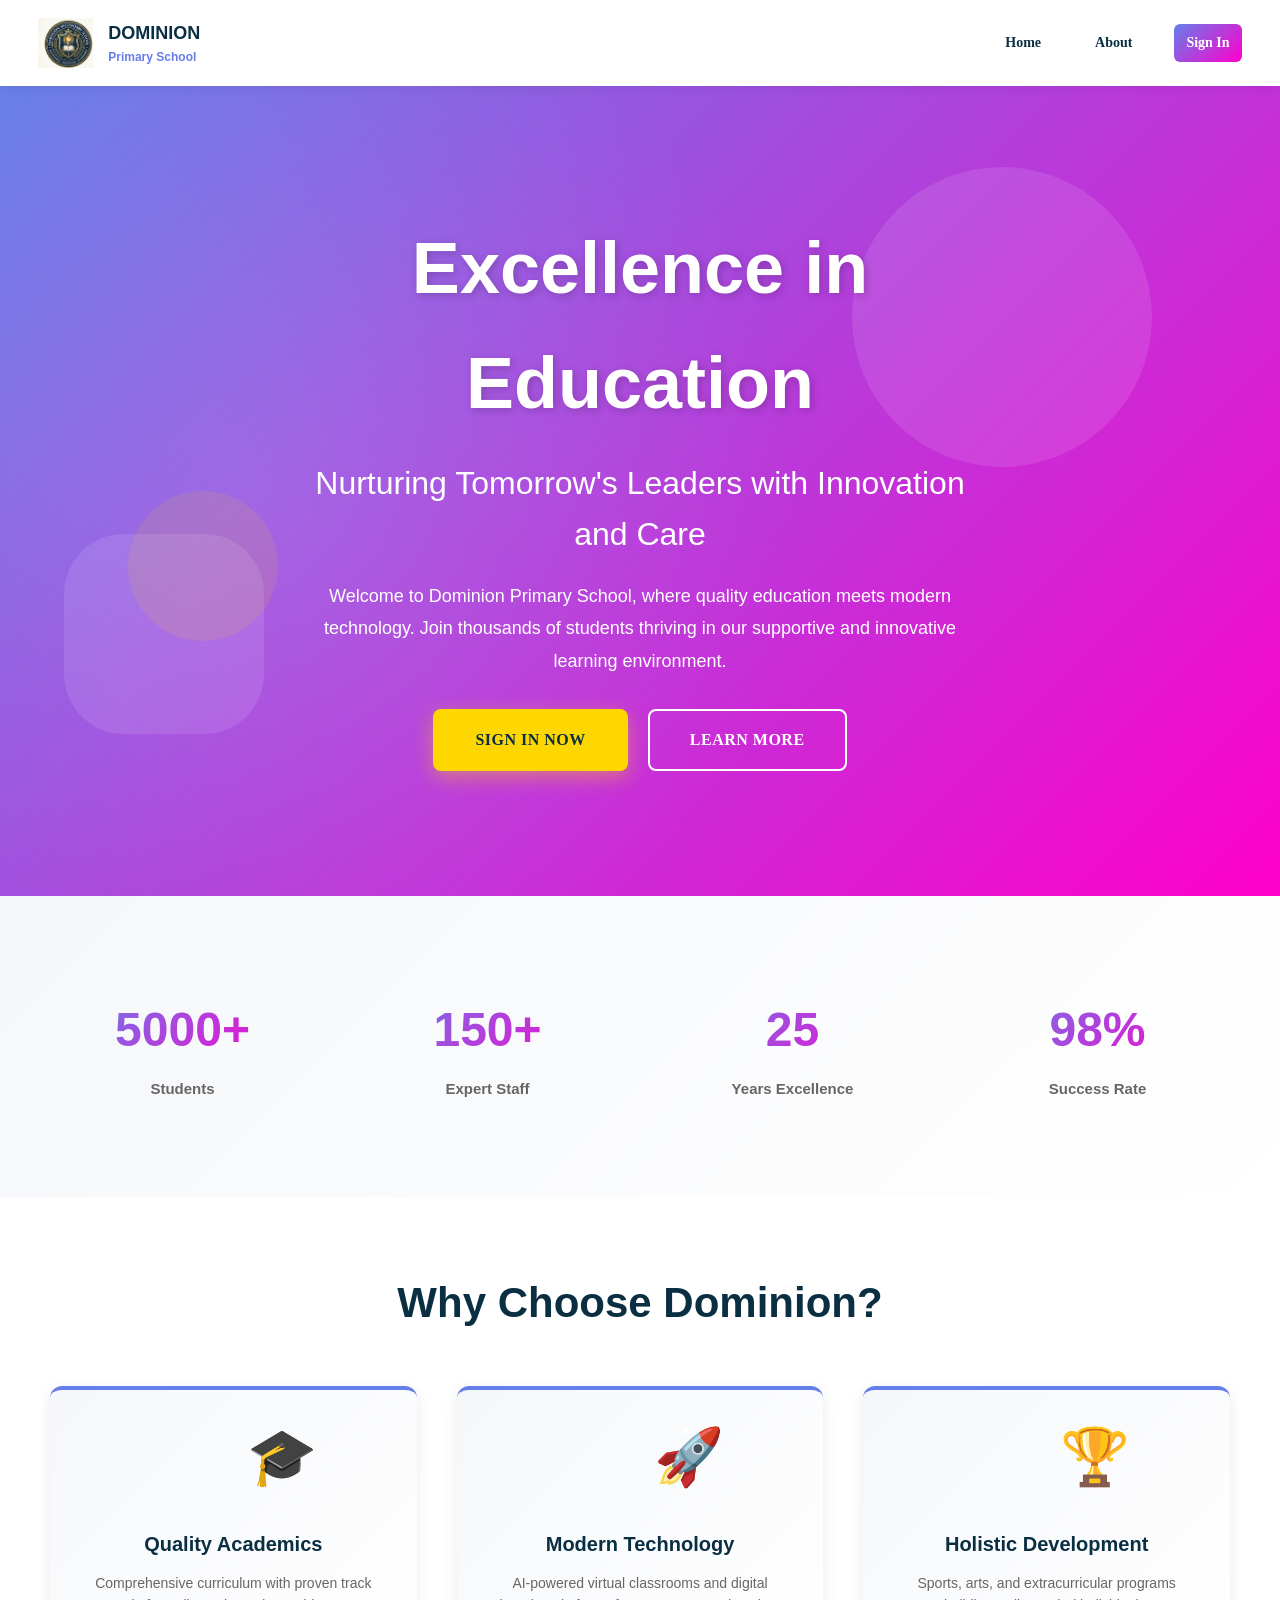
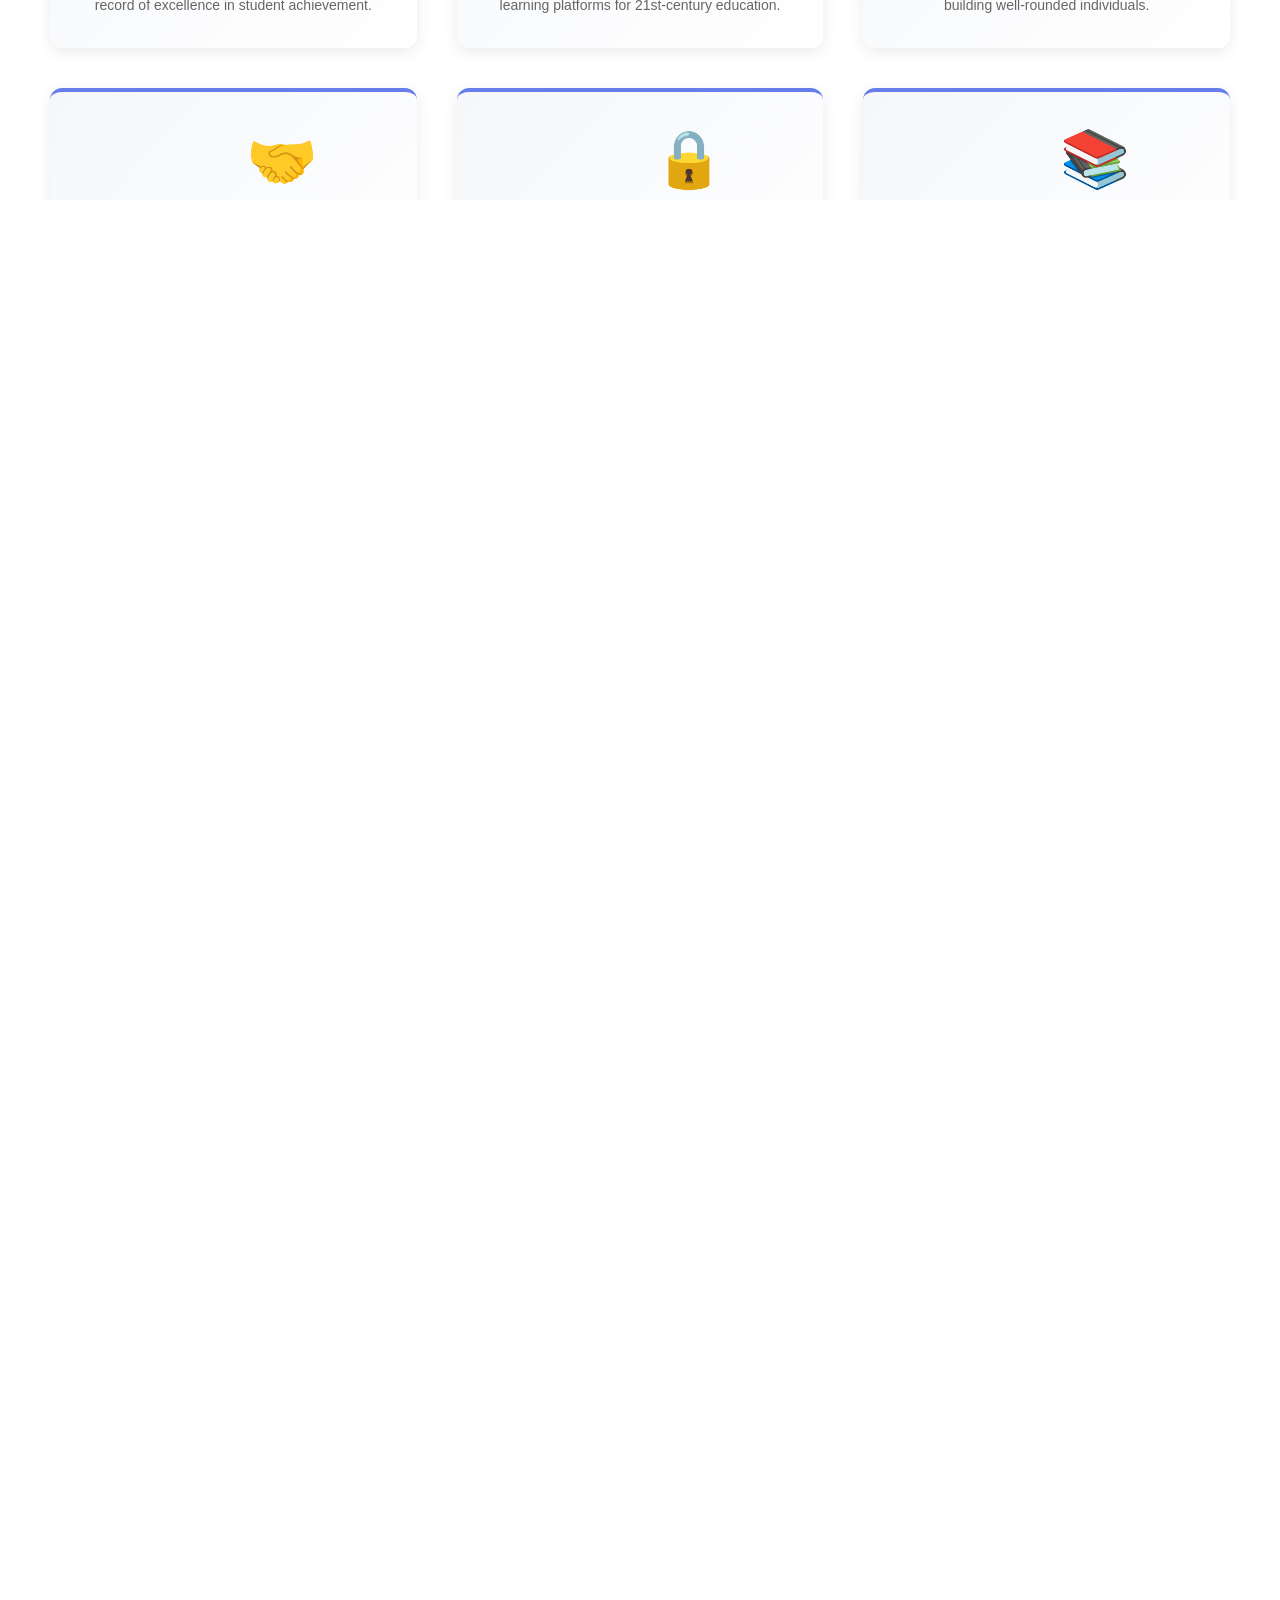
<file: Welcome Page.html>
<!doctype html>
<html lang="en">
  <head>
    <meta charset="UTF-8" />
    <meta name="viewport" content="width=device-width, initial-scale=1.0" />
    <title>Dominion Primary School - Welcome</title>
    <link rel="icon" href="Dominio Logo.png" />
    <link rel="stylesheet" href="Welcom Page.css" />
  </head>
  <body>
    <!-- Navigation -->
    <nav class="welcome-nav">
      <div class="nav-container">
        <div class="nav-logo">
          <img src="Dominio Logo.png" alt="Dominion Logo" />
          <div>
            <h3>DOMINION</h3>
            <p>Primary School</p>
          </div>
        </div>
        <div class="nav-links">
          <a href="index.html">Home</a>
          <a href="About.html">About</a>
          <a href="login page.html" class="nav-cta">Sign In</a>
        </div>
      </div>
    </nav>

    <!-- Hero Section -->
    <section class="welcome-hero">
      <div class="hero-content">
        <h1 class="welcome-title">Excellence in Education</h1>
        <p class="welcome-subtitle">
          Nurturing Tomorrow's Leaders with Innovation and Care
        </p>
        <p class="welcome-description">
          Welcome to Dominion Primary School, where quality education meets
          modern technology. Join thousands of students thriving in our
          supportive and innovative learning environment.
        </p>
        <div class="hero-buttons">
          <a href="login page.html" class="btn-primary">Sign In Now</a>
          <a href="index.html" class="btn-secondary">Learn More</a>
        </div>
      </div>
      <div class="hero-graphics">
        <div class="floating-shape shape-1"></div>
        <div class="floating-shape shape-2"></div>
        <div class="floating-shape shape-3"></div>
      </div>
    </section>

    <!-- Quick Stats -->
    <section class="welcome-stats">
      <div class="stats-content">
        <div class="stat-item">
          <h2 class="stat-number">5000+</h2>
          <p>Students</p>
        </div>
        <div class="stat-item">
          <h2 class="stat-number">150+</h2>
          <p>Expert Staff</p>
        </div>
        <div class="stat-item">
          <h2 class="stat-number">25</h2>
          <p>Years Excellence</p>
        </div>
        <div class="stat-item">
          <h2 class="stat-number">98%</h2>
          <p>Success Rate</p>
        </div>
      </div>
    </section>

    <!-- Features Overview -->
    <section class="welcome-features">
      <div class="features-container">
        <h2>Why Choose Dominion?</h2>
        <div class="features-grid">
          <div class="feature-box">
            <span class="feature-icon">🎓</span>
            <h3>Quality Academics</h3>
            <p>
              Comprehensive curriculum with proven track record of excellence in
              student achievement.
            </p>
          </div>
          <div class="feature-box">
            <span class="feature-icon">🚀</span>
            <h3>Modern Technology</h3>
            <p>
              AI-powered virtual classrooms and digital learning platforms for
              21st-century education.
            </p>
          </div>
          <div class="feature-box">
            <span class="feature-icon">🏆</span>
            <h3>Holistic Development</h3>
            <p>
              Sports, arts, and extracurricular programs building well-rounded
              individuals.
            </p>
          </div>
          <div class="feature-box">
            <span class="feature-icon">🤝</span>
            <h3>Community Support</h3>
            <p>
              Nurturing environment where every student feels valued and
              supported.
            </p>
          </div>
          <div class="feature-box">
            <span class="feature-icon">🔒</span>
            <h3>Safety First</h3>
            <p>
              Advanced security systems and dedicated staff ensuring your
              child's safety.
            </p>
          </div>
          <div class="feature-box">
            <span class="feature-icon">📚</span>
            <h3>World-Class Facilities</h3>
            <p>
              Modern classrooms, labs, libraries, and sports complexes designed
              for learning.
            </p>
          </div>
        </div>
      </div>
    </section>

    <!-- CTA Section -->
    <section class="welcome-cta">
      <div class="cta-content">
        <h2>Ready to Join Our Community?</h2>
        <p>
          Thousands of parents trust us with their children's education. Start
          your journey today!
        </p>
        <div class="cta-buttons">
          <a href="login page.html" class="btn-large btn-primary">Sign In</a>
          <a href="index.html" class="btn-large btn-secondary"
            >Explore Campus</a
          >
        </div>
      </div>
    </section>

    <!-- Testimonials Section -->
    <section class="welcome-testimonials">
      <h2>What Parents Say</h2>
      <div class="testimonials-grid">
        <div class="testimonial">
          <div class="stars">⭐⭐⭐⭐⭐</div>
          <p>
            "Dominion changed my daughter's life. She now loves going to school
            and her grades have improved dramatically."
          </p>
          <h4>- Mrs. Adeyemi</h4>
        </div>
        <div class="testimonial">
          <div class="stars">⭐⭐⭐⭐⭐</div>
          <p>
            "The teachers are incredibly dedicated. My son has learned more than
            I expected in just one year."
          </p>
          <h4>- Mr. Okonkwo</h4>
        </div>
        <div class="testimonial">
          <div class="stars">⭐⭐⭐⭐⭐</div>
          <p>
            "Best investment in education. The facilities and teaching methods
            are world-class!"
          </p>
          <h4>- Dr. Chioma</h4>
        </div>
      </div>
    </section>

    <!-- Contact Section -->
    <section class="welcome-contact">
      <div class="contact-container">
        <h2>Get in Touch</h2>
        <div class="contact-grid">
          <div class="contact-info">
            <span class="contact-icon">📞</span>
            <h4>Phone</h4>
            <p>+234 123 456 7890</p>
          </div>
          <div class="contact-info">
            <span class="contact-icon">📧</span>
            <h4>Email</h4>
            <p>info@dominion.edu.ng</p>
          </div>
          <div class="contact-info">
            <span class="contact-icon">📍</span>
            <h4>Address</h4>
            <p>123 Excellence Way, Education City</p>
          </div>
          <div class="contact-info">
            <span class="contact-icon">🕐</span>
            <h4>Hours</h4>
            <p>Mon-Fri: 7:30 AM - 4:00 PM</p>
          </div>
        </div>
      </div>
    </section>

    <!-- Footer -->
    <footer class="welcome-footer">
      <div class="footer-content">
        <div class="footer-column">
          <h4>About Dominion</h4>
          <p>
            Leading primary school committed to nurturing young minds and
            building bright futures through quality education.
          </p>
        </div>
        <div class="footer-column">
          <h4>Quick Links</h4>
          <ul>
            <li><a href="index.html">Home</a></li>
            <li><a href="About.html">About Us</a></li>
            <li><a href="login page.html">Sign In</a></li>
            <li><a href="#">Contact</a></li>
          </ul>
        </div>
        <div class="footer-column">
          <h4>Follow Us</h4>
          <div class="social-links">
            <a href="#">Facebook</a>
            <a href="#">Twitter</a>
            <a href="#">Instagram</a>
            <a href="#">LinkedIn</a>
          </div>
        </div>
      </div>
      <div class="footer-bottom">
        <p>&copy; 2024 Dominion Primary School. All rights reserved.</p>
      </div>
    </footer>
  </body>
</html>
</file>
<file: Welcom Page.css>
/* ============================================
   GLOBAL STYLES
   ============================================ */
:root {
  --primary: #667eea;
  --secondary: #ff00cc;
  --accent: #ffd700;
  --dark-blue: #0a2f42;
  --light-gray: #f5f7fa;
  --white: #ffffff;
  --transition: all 0.3s cubic-bezier(0.4, 0, 0.2, 1);
}

* {
  margin: 0;
  padding: 0;
  box-sizing: border-box;
}

html {
  scrollbar-width: none; /* Firefox */
  -ms-overflow-style: none; /* IE and Edge */
}

html::-webkit-scrollbar {
  display: none; /* Chrome, Safari and Opera */
}

html,
body {
  font-family:
    -apple-system, BlinkMacSystemFont, "Segoe UI", Roboto, Oxygen, Ubuntu,
    sans-serif;
  color: #333;
  line-height: 1.6;
  overflow-x: hidden;
}

body {
  background: var(--white);
}

/* ============================================
   NAVIGATION
   ============================================ */
.welcome-nav {
  background: var(--white);
  padding: clamp(12px, 2vh, 20px) clamp(15px, 3vw, 40px);
  box-shadow: 0 2px 10px rgba(0, 0, 0, 0.08);
  position: sticky;
  top: 0;
  z-index: 1000;
}

.nav-container {
  max-width: 1400px;
  margin: 0 auto;
  display: flex;
  justify-content: space-between;
  align-items: center;
  gap: clamp(20px, 5vw, 50px);
}

.nav-logo {
  display: flex;
  align-items: center;
  gap: clamp(8px, 2vw, 15px);
  text-decoration: none;
  color: var(--dark-blue);
  font-weight: 700;
}

.nav-logo img {
  height: clamp(35px, 6vh, 50px);
  width: auto;
}

.nav-logo h3 {
  font-size: clamp(14px, 2vw, 18px);
  margin: 0;
}

.nav-logo p {
  font-size: clamp(10px, 1.2vw, 12px);
  color: var(--primary);
  margin: 0;
}

.nav-links {
  display: flex;
  gap: clamp(12px, 3vw, 30px);
  align-items: center;
}

.nav-links a {
  text-decoration: none;
  color: var(--dark-blue);
  font-size: clamp(12px, 1.5vw, 14px);
  font-weight: 600;
  transition: var(--transition);
  padding: 8px 12px;
  border-radius: 6px;
}

.nav-links a:hover {
  color: var(--primary);
  background: rgba(102, 126, 234, 0.1);
}

.nav-cta {
  background: linear-gradient(
    135deg,
    var(--primary),
    var(--secondary)
  ) !important;
  color: var(--white) !important;
}

.nav-cta:hover {
  transform: translateY(-2px);
  box-shadow: 0 4px 12px rgba(102, 126, 234, 0.4);
}

/* ============================================
   HERO SECTION
   ============================================ */
.welcome-hero {
  min-height: 90vh;
  background: linear-gradient(135deg, var(--primary) 0%, var(--secondary) 100%);
  color: var(--white);
  display: flex;
  align-items: center;
  justify-content: center;
  padding: clamp(40px, 8vh, 80px) clamp(20px, 5vw, 50px);
  position: relative;
  overflow: hidden;
}

.welcome-hero::before {
  content: "";
  position: absolute;
  top: 0;
  left: 0;
  right: 0;
  bottom: 0;
  background: radial-gradient(
    circle at 20% 50%,
    rgba(255, 255, 255, 0.1) 0%,
    transparent 50%
  );
  pointer-events: none;
}

.hero-content {
  max-width: 650px;
  position: relative;
  z-index: 2;
  text-align: center;
}

.welcome-title {
  font-size: clamp(36px, 7vw, 72px);
  font-weight: 900;
  margin-bottom: 16px;
  text-shadow: 2px 2px 8px rgba(0, 0, 0, 0.2);
  animation: slideInDown 0.8s ease;
}

.welcome-subtitle {
  font-size: clamp(18px, 3vw, 32px);
  font-weight: 300;
  margin-bottom: 20px;
  opacity: 0.95;
  animation: slideInUp 0.8s ease 0.2s both;
}

.welcome-description {
  font-size: clamp(14px, 2vw, 18px);
  margin-bottom: 32px;
  opacity: 0.9;
  line-height: 1.8;
  animation: slideInUp 0.8s ease 0.4s both;
}

@keyframes slideInDown {
  from {
    opacity: 0;
    transform: translateY(-30px);
  }
  to {
    opacity: 1;
    transform: translateY(0);
  }
}

@keyframes slideInUp {
  from {
    opacity: 0;
    transform: translateY(30px);
  }
  to {
    opacity: 1;
    transform: translateY(0);
  }
}

.hero-buttons {
  display: flex;
  gap: clamp(12px, 3vw, 20px);
  justify-content: center;
  flex-wrap: wrap;
  animation: slideInUp 0.8s ease 0.6s both;
}

.btn-primary,
.btn-secondary {
  padding: clamp(12px, 2.5vh, 16px) clamp(20px, 4vw, 40px);
  border-radius: 8px;
  text-decoration: none;
  font-weight: 700;
  font-size: clamp(13px, 1.8vw, 16px);
  transition: var(--transition);
  display: inline-block;
  text-transform: uppercase;
  letter-spacing: 0.5px;
  border: 2px solid transparent;
}

.btn-primary {
  background: var(--accent);
  color: var(--dark-blue);
  box-shadow: 0 6px 20px rgba(255, 215, 0, 0.4);
}

.btn-primary:hover {
  transform: translateY(-3px);
  box-shadow: 0 10px 30px rgba(255, 215, 0, 0.6);
}

.btn-secondary {
  background: transparent;
  color: var(--white);
  border-color: var(--white);
}

.btn-secondary:hover {
  background: var(--white);
  color: var(--primary);
}

.btn-large {
  padding: clamp(14px, 3vh, 18px) clamp(28px, 5vw, 48px);
  font-size: clamp(14px, 1.8vw, 16px);
}

/* Floating Graphics */
.hero-graphics {
  position: absolute;
  width: 100%;
  height: 100%;
  top: 0;
  left: 0;
  pointer-events: none;
}

.floating-shape {
  position: absolute;
  opacity: 0.1;
  animation: float 6s ease-in-out infinite;
}

.shape-1 {
  width: 300px;
  height: 300px;
  background: var(--white);
  border-radius: 50%;
  top: 10%;
  right: 10%;
  animation-delay: 0s;
}

.shape-2 {
  width: 200px;
  height: 200px;
  background: var(--white);
  border-radius: 30%;
  bottom: 20%;
  left: 5%;
  animation-delay: 2s;
}

.shape-3 {
  width: 150px;
  height: 150px;
  background: var(--accent);
  border-radius: 50%;
  top: 50%;
  left: 10%;
  animation-delay: 4s;
}

@keyframes float {
  0%,
  100% {
    transform: translateY(0px);
  }
  50% {
    transform: translateY(-30px);
  }
}

/* ============================================
   STATS SECTION
   ============================================ */
.welcome-stats {
  background: linear-gradient(135deg, var(--light-gray) 0%, var(--white) 100%);
  padding: clamp(40px, 8vh, 80px) clamp(20px, 5vw, 50px);
}

.stats-content {
  max-width: 1400px;
  margin: 0 auto;
  display: grid;
  grid-template-columns: repeat(
    auto-fit,
    minmax(clamp(120px, 20vw, 200px), 1fr)
  );
  gap: clamp(20px, 4vw, 40px);
}

.stat-item {
  text-align: center;
  padding: clamp(16px, 3vw, 24px);
}

.stat-number {
  font-size: clamp(28px, 5vw, 48px);
  font-weight: 900;
  background: linear-gradient(135deg, var(--primary), var(--secondary));
  -webkit-background-clip: text;
  -webkit-text-fill-color: transparent;
  background-clip: text;
  margin-bottom: 8px;
}

.stat-item p {
  font-size: clamp(12px, 1.8vw, 15px);
  color: #666;
  font-weight: 600;
}

/* ============================================
   FEATURES SECTION
   ============================================ */
.welcome-features {
  padding: clamp(40px, 8vh, 80px) clamp(20px, 5vw, 50px);
  background: var(--white);
}

.features-container {
  max-width: 1400px;
  margin: 0 auto;
}

.features-container h2 {
  text-align: center;
  font-size: clamp(28px, 5vw, 42px);
  color: var(--dark-blue);
  margin-bottom: 50px;
  font-weight: 800;
}

.features-grid {
  display: grid;
  grid-template-columns: repeat(
    auto-fit,
    minmax(clamp(150px, 25vw, 300px), 1fr)
  );
  gap: clamp(20px, 4vw, 40px);
}

.feature-box {
  background: linear-gradient(135deg, var(--light-gray) 0%, var(--white) 100%);
  padding: clamp(24px, 4vw, 32px);
  border-radius: 12px;
  text-align: center;
  transition: var(--transition);
  box-shadow: 0 4px 15px rgba(0, 0, 0, 0.08);
  border-top: 4px solid var(--primary);
}

.feature-box:hover {
  transform: translateY(-8px);
  box-shadow: 0 12px 35px rgba(102, 126, 234, 0.2);
  border-top-color: var(--secondary);
}

.feature-icon {
  font-size: clamp(36px, 6vw, 56px);
  display: block;
  margin-bottom: 16px;
}

.feature-box h3 {
  font-size: clamp(16px, 2vw, 20px);
  color: var(--dark-blue);
  margin-bottom: 12px;
}

.feature-box p {
  font-size: clamp(12px, 1.5vw, 14px);
  color: #666;
  line-height: 1.6;
}

/* ============================================
   CTA SECTION
   ============================================ */
.welcome-cta {
  background: linear-gradient(135deg, var(--primary) 0%, var(--secondary) 100%);
  color: var(--white);
  padding: clamp(50px, 10vh, 90px) clamp(20px, 5vw, 50px);
  text-align: center;
}

.cta-content h2 {
  font-size: clamp(28px, 5vw, 42px);
  margin-bottom: 16px;
  font-weight: 800;
}

.cta-content p {
  font-size: clamp(14px, 2vw, 18px);
  margin-bottom: 32px;
  opacity: 0.95;
  max-width: 600px;
  margin-left: auto;
  margin-right: auto;
}

.cta-buttons {
  display: flex;
  gap: clamp(12px, 3vw, 20px);
  justify-content: center;
  flex-wrap: wrap;
}

/* ============================================
   TESTIMONIALS SECTION
   ============================================ */
.welcome-testimonials {
  padding: clamp(40px, 8vh, 80px) clamp(20px, 5vw, 50px);
  background: var(--light-gray);
}

.welcome-testimonials h2 {
  text-align: center;
  font-size: clamp(28px, 5vw, 42px);
  color: var(--dark-blue);
  margin-bottom: 50px;
  font-weight: 800;
}

.testimonials-grid {
  max-width: 1200px;
  margin: 0 auto;
  display: grid;
  grid-template-columns: repeat(
    auto-fit,
    minmax(clamp(200px, 30vw, 350px), 1fr)
  );
  gap: clamp(20px, 4vw, 40px);
}

.testimonial {
  background: var(--white);
  padding: clamp(20px, 3vw, 30px);
  border-radius: 12px;
  box-shadow: 0 4px 15px rgba(0, 0, 0, 0.08);
  transition: var(--transition);
}

.testimonial:hover {
  transform: translateY(-8px);
  box-shadow: 0 12px 30px rgba(102, 126, 234, 0.2);
}

.stars {
  font-size: 16px;
  margin-bottom: 12px;
}

.testimonial p {
  font-size: clamp(13px, 1.6vw, 15px);
  color: #666;
  margin-bottom: 16px;
  line-height: 1.6;
  font-style: italic;
}

.testimonial h4 {
  font-size: clamp(12px, 1.4vw, 14px);
  color: var(--primary);
  margin: 0;
}

/* ============================================
   CONTACT SECTION
   ============================================ */
.welcome-contact {
  padding: clamp(40px, 8vh, 80px) clamp(20px, 5vw, 50px);
  background: var(--white);
}

.contact-container {
  max-width: 1200px;
  margin: 0 auto;
}

.contact-container h2 {
  text-align: center;
  font-size: clamp(28px, 5vw, 42px);
  color: var(--dark-blue);
  margin-bottom: 50px;
  font-weight: 800;
}

.contact-grid {
  display: grid;
  grid-template-columns: repeat(
    auto-fit,
    minmax(clamp(150px, 22vw, 250px), 1fr)
  );
  gap: clamp(20px, 4vw, 40px);
}

.contact-info {
  text-align: center;
  padding: clamp(16px, 3vw, 24px);
}

.contact-icon {
  font-size: clamp(32px, 5vw, 48px);
  display: block;
  margin-bottom: 12px;
}

.contact-info h4 {
  font-size: clamp(14px, 1.8vw, 16px);
  color: var(--dark-blue);
  margin-bottom: 8px;
}

.contact-info p {
  font-size: clamp(12px, 1.5vw, 14px);
  color: #666;
}

/* ============================================
   FOOTER
   ============================================ */
.welcome-footer {
  background: var(--dark-blue);
  color: var(--white);
  padding: clamp(40px, 8vh, 60px) clamp(20px, 5vw, 50px);
}

.footer-content {
  max-width: 1400px;
  margin: 0 auto;
  display: grid;
  grid-template-columns: repeat(
    auto-fit,
    minmax(clamp(200px, 25vw, 300px), 1fr)
  );
  gap: clamp(30px, 5vw, 50px);
  margin-bottom: 30px;
}

.footer-column h4 {
  font-size: clamp(14px, 1.8vw, 16px);
  margin-bottom: 12px;
  font-weight: 700;
}

.footer-column p {
  font-size: clamp(12px, 1.5vw, 13px);
  line-height: 1.6;
  opacity: 0.9;
}

.footer-column ul {
  list-style: none;
}

.footer-column ul li {
  margin-bottom: 8px;
}

.footer-column a {
  color: var(--white);
  text-decoration: none;
  font-size: clamp(12px, 1.5vw, 13px);
  transition: var(--transition);
}

.footer-column a:hover {
  color: var(--accent);
}

.social-links {
  display: flex;
  gap: 12px;
}

.footer-bottom {
  max-width: 1400px;
  margin: 0 auto;
  padding-top: 20px;
  border-top: 1px solid rgba(255, 255, 255, 0.1);
  text-align: center;
  font-size: clamp(11px, 1.4vw, 12px);
  opacity: 0.8;
}

/* ============================================
   RESPONSIVE DESIGN
   ============================================ */
@media (max-width: 768px) {
  .nav-container {
    gap: 12px;
  }

  .nav-links {
    gap: 8px;
  }

  .hero-buttons {
    flex-direction: column;
    align-items: stretch;
  }

  .btn-primary,
  .btn-secondary {
    width: 100%;
    text-align: center;
  }

  .cta-buttons {
    flex-direction: column;
    align-items: center;
  }

  .footer-content {
    grid-template-columns: 1fr;
  }
}

@media (max-width: 480px) {
  .welcome-hero {
    min-height: 60vh;
    padding: 30px 15px;
  }

  .welcome-title {
    margin-bottom: 8px;
  }

  .welcome-stats {
    padding: 30px 15px;
  }

  .stats-content {
    grid-template-columns: repeat(2, 1fr);
    gap: 12px;
  }

  .stat-item {
    padding: 12px;
  }
}
*,
*::before,
*::after {
  /* border: 0px;
  margin: 0px; */
  padding: 0px;
}

html,
body {
  margin: 0;
  height: 100%;
  font-family: "Segoe UI", Tahoma, Geneva, Verdana, sans-serif;
  height: 200vh;
  /* display: flex;
  justify-content: center;
  align-items: center; */
}

.all {
  height: 100vh;
  background:
    linear-gradient(rgba(0, 0, 0, 0.5), rgba(0, 0, 0, 0.7)),
    url("School Structure.png");
  background-size: cover;
}

.headtab {
  background-color: aliceblue;
  height: clamp(40px, 10vh, 100px);
  width: clamp(1%, 300vw + 1em, 100%);
  display: flex;
  justify-content: center;
  align-items: center;
  position: fixed;
  z-index: 10;
}

.Tabs {
  position: relative;
  display: flex;
  gap: 5px;
  justify-content: space-evenly;
  width: clamp(200px, 100%, 600px);
  left: 60px;
  font-size: 13px;
}

a {
  text-decoration: underline;
  color: black;
  font-family: Cambria, Cochin, Georgia, Times, "Times New Roman", serif;
}

.Tabs a:hover {
  color: rgb(255, 0, 0);
  /* background-color: rgba(173, 216, 230, 0.35);
  outline: 1px solid rgba(0, 0, 139, 0.8);
  outline-offset: 1px; */
  border-radius: 2px;
  transform: scale(1.1);
}

.container {
  position: absolute;
  width: clamp(90px, 90vw, 450px);
  height: clamp(300px, 100vh, 30px);
  top: 50%;
  left: 50%;
  transform: translate(-50%, -50%);
  justify-content: center;
  align-items: center;
  background-color: rgba(202, 200, 200, 0.4);
  display: flex;
  flex-direction: column;
  border-radius: 10px;
  box-shadow: 9px 8px 7px rgba(0, 0, 0, 0.3);
  overflow: hidden;
}
.name {
  display: flex;
  position: relative;
  left: -100px;
  transform: scale(1.2);
}

img {
  position: relative;
  height: 30px;
}

.sch {
  display: flex;
  flex-direction: column;
  color: rgb(14, 14, 79);
  position: relative;
  top: 2px;
  left: 5px;
}

.Scho {
  font-size: 8px;
  color: black;
  display: block;
  position: relative;
  top: -5px;
}

span {
  font-family: "Gill Sans", "Gill Sans MT", Calibri, "Trebuchet MS", sans-serif;
  font-size: larger;
  position: relative;
  display: flex;
  top: -10px;
  display: block;
  width: 400px;
  text-align: center;
  /* background-color: rgba(3, 111, 18, 0.233); */
  justify-self: center;
  border-radius: 5px;
  color: white;
}

.welcome {
  display: flex;
  flex-direction: column;
  align-items: center;
  bottom: 10px;
  position: relative;
  justify-content: center;
}

.dominion {
  font-family: "Gill Sans", "Gill Sans MT", Calibri, "Trebuchet MS", sans-serif;
  color: rgb(6, 6, 69);
  padding: 0px;
  margin: 0px;
  font-size: 50px;
  display: flex;
  bottom: -10px;
  position: relative;
  letter-spacing: -1px;
  -webkit-text-stroke: 1px white;
}

.secondary {
  font-size: 10px;
  letter-spacing: 10px;
  text-align: center;
  color: white;
  position: relative;
  margin-top: 9px;
  padding: 0;
}

.buttons {
  display: flex;
  gap: 30px;
  justify-content: center;
  margin-top: 20px;
}

button {
  width: 100px;
  background-color: antiquewhite;
  border: 1px solid black;
  padding: 5px;
  border-radius: 5px;
}

button:hover {
  cursor: pointer;
  background-color: rgba(255, 145, 0, 0.58);
  transition: 0.1s ease-in-out;
  transform: scale(1.1);
  box-shadow: 6px 6px 6px rgba(0, 0, 0, 0.1);
}
</file>
<file: Home.css>
/* ============================================
   PROFESSIONAL RESPONSIVE DESIGN SYSTEM v1.0
   Production-Ready CSS for Dominion Primary School
   ============================================ */

/* CSS Reset & Base Styles */
* {
  margin: 0;
  padding: 0;
  box-sizing: border-box;
}

html {
  scroll-behavior: smooth;
  font-size: 16px;
  scrollbar-width: none; /* Firefox */
  -ms-overflow-style: none; /* IE and Edge */
}

html::-webkit-scrollbar {
  display: none; /* Chrome, Safari and Opera */
}

body {
  font-family: "Segoe UI", Tahoma, Geneva, Verdana, sans-serif;
  line-height: 1.6;
  color: #333;
  background-color: #fff;
}

/* Color Palette */
:root {
  --primary: #667eea;
  --primary-dark: #764ba2;
  --secondary: #ff00cc;
  --secondary-dark: #cc00aa;
  --accent: #ffd700;
  --dark-blue: #0a2f42;
  --light-gray: #f5f5f5;
  --white: #ffffff;
  --text-dark: #333333;
  --text-light: #666666;
  --border-light: #e0e0e0;
  --shadow-sm: 0 2px 8px rgba(0, 0, 0, 0.1);
  --shadow-md: 0 5px 15px rgba(0, 0, 0, 0.15);
  --shadow-lg: 0 10px 30px rgba(0, 0, 0, 0.2);
  --transition: all 0.3s cubic-bezier(0.4, 0, 0.2, 1);
}

/* ============================================
   TYPOGRAPHY & GENERAL STYLES
   ============================================ */
h1,
h2,
h3,
h4,
h5,
h6 {
  font-weight: 600;
  line-height: 1.3;
  margin-bottom: 1rem;
}

p {
  margin-bottom: 1rem;
  line-height: 1.7;
}

a {
  color: var(--primary);
  text-decoration: none;
  transition: var(--transition);
}

a:hover {
  color: var(--primary-dark);
}

/* ============================================
   CONTAINER & LAYOUT
   ============================================ */
.wholebody {
  width: 100%;
  margin: 0;
  padding: 0;
  overflow-x: hidden;
  background: var(--white);
}

.container {
  width: 100%;
  max-width: 1400px;
  margin: 0 auto;
  padding: 0 20px;
}

/* ============================================
   HEADER & NAVIGATION
   ============================================ */
.headtab {
  height: clamp(50px, 7vh, 80px);
  width: 100%;
  display: flex;
  align-items: center;
  justify-content: space-between;
  padding: clamp(8px, 1.5vh, 14px) clamp(15px, 4vw, 40px);
  background: linear-gradient(
    135deg,
    var(--white) 0%,
    rgba(255, 255, 255, 0.98) 100%
  );
  box-shadow: 0 8px 32px rgba(0, 0, 0, 0.1);
  position: sticky;
  top: 0;
  z-index: 100;
  transition: var(--transition);
  border-bottom: 3px solid transparent;
  border-image: linear-gradient(
      90deg,
      var(--primary),
      var(--secondary),
      var(--primary)
    )
    1;
  backdrop-filter: blur(10px);
  -webkit-backdrop-filter: blur(10px);
}

.headtab:hover {
  box-shadow: 0 12px 40px rgba(102, 126, 234, 0.15);
}

.name {
  left: 10px;
  display: flex;
  align-items: center;
  gap: clamp(10px, 2.2vw, 18px);
  flex-shrink: 0;
  cursor: pointer;
  transition: var(--transition);
  transform: scaleX(1);
}

.name:hover {
  transform: translateY(-2px);
}

.name img {
  height: clamp(38px, 6vh, 60px);
  width: auto;
  object-fit: contain;
  filter: drop-shadow(0 2px 8px rgba(10, 47, 66, 0.15));
  transition: var(--transition);
}

.name img:hover {
  filter: drop-shadow(0 4px 12px rgba(102, 126, 234, 0.25));
}

.sch {
  display: flex;
  flex-direction: column;
  gap: 2px;
  justify-content: center;
  line-height: 1.1;
}

.sch b {
  font-size: clamp(14px, 1.9vw, 19px);
  color: var(--dark-blue);
  font-weight: 800;
  letter-spacing: 0.2px;
  background: linear-gradient(135deg, var(--dark-blue) 0%, #1a4d63 100%);
  -webkit-background-clip: text;
  -webkit-text-fill-color: transparent;
  background-clip: text;
  line-height: 1.1;
  margin-bottom: 1px;
}

.Scho {
  font-size: clamp(8px, 1vw, 10px);
  color: var(--primary);
  font-weight: 700;
  letter-spacing: 1.2px;
  text-transform: uppercase;
  opacity: 0.85;
  transition: var(--transition);
  line-height: 1.1;
}

.sch:hover .Scho {
  opacity: 1;
  color: var(--secondary);
}

.Tabs {
  left: 5px;
  display: flex;
  gap: 1px;
  flex-wrap: nowrap;
  justify-content: flex-end;
  align-items: center;
  list-style: none;
  overflow-x: auto;
  scroll-behavior: smooth;
  -webkit-overflow-scrolling: touch;
}

.Tabs a {
  font-size: clamp(10px, 1.2vw, 12px);
  font-weight: 600;
  color: var(--text-dark);
  padding: clamp(6px, 1.2vh, 9px) clamp(10px, 1.8vw, 16px);
  border-radius: 6px;
  transition: var(--transition);
  white-space: nowrap;
  position: relative;
  overflow: hidden;
  text-decoration: none;
  letter-spacing: 0.3px;
  display: inline-flex;
  align-items: center;
  justify-content: center;
  min-height: 36px;
}

.Tabs a::before {
  content: "";
  position: absolute;
  left: 0;
  bottom: 0;
  width: 0;
  height: 3px;
  background: linear-gradient(90deg, var(--primary), var(--secondary));
  transition: width 0.3s cubic-bezier(0.4, 0, 0.2, 1);
  border-radius: 2px;
}

.Tabs a:hover {
  color: var(--primary);
  background: linear-gradient(
    135deg,
    rgba(102, 126, 234, 0.08),
    rgba(255, 0, 204, 0.04)
  );
  transform: translateY(-3px);
  box-shadow: 0 4px 12px rgba(102, 126, 234, 0.12);
}

.Tabs a:hover::before {
  width: 100%;
}

.Tabs a:active {
  transform: translateY(0);
}

/* Active state for current page */
.Tabs a.active {
  color: var(--secondary);
  background: linear-gradient(
    135deg,
    rgba(255, 0, 204, 0.1),
    rgba(102, 126, 234, 0.06)
  );
  font-weight: 700;
  box-shadow: 0 4px 12px rgba(255, 0, 204, 0.15);
}

.Tabs a.active::before {
  width: 100%;
  height: 4px;
  background: linear-gradient(90deg, var(--secondary), var(--primary));
}

/* ============================================
   HERO SECTION (BODYPAGE)
   ============================================ */
.bodypage {
  height: 100vh;
  background:
    linear-gradient(rgba(0, 0, 0, 0.7), rgba(0, 0, 0, 0.7)), url("pjt5.png");
  background-attachment: fixed;
  background-size: cover;
  background-position: center;
  display: flex;
  flex-direction: column;
  justify-content: center;
  align-items: center;
  padding: clamp(20px, 5vh, 40px);
  min-height: 100vh;
  position: relative;
  overflow: hidden;
}

.bodypage::before {
  content: "";
  position: absolute;
  top: 0;
  left: 0;
  right: 0;
  bottom: 0;
  background: radial-gradient(
    blur(50px) at center,
    transparent 0%,
    rgba(0, 0, 0, 0.4) 100%
  );
  pointer-events: none;
}

.welcome {
  text-align: center;
  max-width: 900px;
  display: flex;
  flex-direction: column;
  align-items: center;
  justify-content: center;
  gap: clamp(15px, 3vh, 30px);
  z-index: 2;
  animation: fadeInUp 0.8s ease-out;
}

@keyframes fadeInUp {
  from {
    opacity: 0;
    transform: translateY(30px);
  }
  to {
    opacity: 1;
    transform: translateY(0);
  }
}

.Weld {
  color: var(--white);
  text-align: center;
  font-size: clamp(2rem, 6vw, 4.5rem);
  background: linear-gradient(30deg, #00b4ff, #8f00ff, #ff2a70, #00b4ff);
  background-size: 800% 800%;
  -webkit-background-clip: text;
  -webkit-text-fill-color: transparent;
  background-clip: text;
  animation: glowGradient 30s ease infinite;
  margin: 0;
  font-weight: 700;
  letter-spacing: -1px;
}

.description {
  color: rgba(255, 255, 255, 0.95);
  text-align: center;
  font-size: clamp(14px, 1.8vw, 18px);
  width: 100%;
  max-width: 850px;
  margin: 0 auto;
  line-height: 1.8;
  font-weight: 300;
  letter-spacing: 0.5px;
}

.cta-button {
  padding: clamp(10px, 2vw, 14px) clamp(25px, 4vw, 40px);
  font-size: clamp(13px, 1.5vw, 16px);
  color: var(--white);
  background: linear-gradient(135deg, var(--secondary) 0%, var(--primary) 100%);
  border: none;
  border-radius: 50px;
  cursor: pointer;
  display: inline-flex;
  justify-content: center;
  align-items: center;
  text-align: center;
  font-weight: 600;
  transition: var(--transition);
  text-decoration: none;
  box-shadow: 0 4px 15px rgba(255, 0, 204, 0.4);
  text-transform: uppercase;
  letter-spacing: 1px;
}

.cta-button:hover {
  transform: translateY(-3px);
  box-shadow: 0 8px 25px rgba(255, 0, 204, 0.6);
}

.cta-button:active {
  transform: translateY(-1px);
}

@keyframes glowGradient {
  0%,
  100% {
    background-position: 0% 50%;
  }
  50% {
    background-position: 100% 50%;
  }
}

/* ============================================
   MISSION/VISION/ACHIEVEMENT/DISCIPLINE
   ============================================ */
.firstpart {
  display: grid;
  grid-template-columns: repeat(2, 1fr);
  gap: clamp(20px, 4vw, 40px);
  padding: clamp(40px, 8vh, 80px) clamp(20px, 5vw, 50px);
  background: var(--light-gray);
  max-width: 1400px;
  margin: 0 auto;
  justify-items: center;
  align-items: center;
}

.mission,
.vision,
.achievement,
.discipline {
  display: flex;
  flex-direction: column;
  justify-content: center;
  align-items: center;
  padding: clamp(25px, 4vw, 40px);
  border-radius: 12px;
  text-align: center;
  color: var(--white);
  min-height: clamp(200px, 30vh, 280px);
  transition: var(--transition);
  cursor: pointer;
  position: relative;
  overflow: hidden;
}

.mission::before,
.vision::before,
.achievement::before,
.discipline::before {
  content: "";
  position: absolute;
  top: -50%;
  right: -50%;
  width: 100%;
  height: 100%;
  background: radial-gradient(
    circle,
    rgba(255, 255, 255, 0.1) 0%,
    transparent 70%
  );
  transition: var(--transition);
  pointer-events: none;
}

.mission:hover::before,
.vision:hover::before,
.achievement:hover::before,
.discipline:hover::before {
  top: -25%;
  right: -25%;
}

.mission {
  background: linear-gradient(135deg, var(--dark-blue) 0%, #1a4d63 100%);
}

.mission:hover {
  transform: translateY(-12px);
  box-shadow: 0 15px 40px rgba(10, 47, 66, 0.3);
}

.vision {
  background: linear-gradient(135deg, var(--secondary) 0%, #ff3399 100%);
}

.vision:hover {
  transform: translateY(-12px);
  box-shadow: 0 15px 40px rgba(255, 0, 204, 0.3);
}

.achievement {
  background: linear-gradient(135deg, #ff8c00 0%, #ff6b00 100%);
}

.achievement:hover {
  transform: translateY(-12px);
  box-shadow: 0 15px 40px rgba(255, 140, 0, 0.3);
}

.discipline {
  background: linear-gradient(135deg, #223a11 0%, #2d5015 100%);
}

.discipline:hover {
  transform: translateY(-12px);
  box-shadow: 0 15px 40px rgba(34, 58, 17, 0.3);
}

.miss,
.vis,
.ach,
.disc {
  color: var(--white);
  font-size: clamp(16px, 2.5vw, 24px);
  font-weight: 700;
  margin-bottom: clamp(10px, 2vh, 20px);
  text-decoration: underline;
  text-decoration-thickness: 2px;
  text-underline-offset: 8px;
  position: relative;
  z-index: 1;
}

.mission-text,
.vision-text,
.achievement-text,
.discipline-text {
  font-size: clamp(12px, 1.8vw, 16px);
  line-height: 1.7;
  margin: 0;
  position: relative;
  z-index: 1;
  font-weight: 500;
}

/* ============================================
   STATISTICS SECTION
   ============================================ */
.statistics-section {
  padding: clamp(50px, 8vh, 100px) clamp(20px, 5vw, 50px);
  background: linear-gradient(
    135deg,
    var(--primary) 0%,
    var(--primary-dark) 100%
  );
  text-align: center;
  position: relative;
  overflow: hidden;
}

.statistics-section::before {
  content: "";
  position: absolute;
  top: -50%;
  left: -50%;
  width: 200%;
  height: 200%;
  background: radial-gradient(
    circle,
    rgba(255, 255, 255, 0.1) 1px,
    transparent 1px
  );
  background-size: 50px 50px;
  animation: float 20s linear infinite;
  pointer-events: none;
}

@keyframes float {
  0% {
    transform: translate(0, 0);
  }
  100% {
    transform: translate(50px, 50px);
  }
}

.section-title {
  font-size: clamp(28px, 6vw, 48px);
  color: navy;
  margin-bottom: clamp(30px, 5vh, 60px);
  font-weight: 700;
  position: relative;
  z-index: 1;
}

.why1 {
  color: var(--white);
  text-shadow: 2px 2px 4px rgba(0, 0, 0, 0.2);
}

.stats-container {
  display: grid;
  grid-template-columns: repeat(
    auto-fit,
    minmax(clamp(150px, 20vw, 200px), 1fr)
  );
  gap: clamp(20px, 4vw, 40px);
  max-width: 1400px;
  margin: 0 auto;
  position: relative;
  z-index: 1;
}

.stat-card {
  background: rgba(255, 255, 255, 0.12);
  backdrop-filter: blur(30px);
  -webkit-backdrop-filter: blur(30px);
  padding: clamp(25px, 4vw, 45px);
  border-radius: 16px;
  border: 1px solid rgba(255, 255, 255, 0.25);
  transition: var(--transition);
  cursor: pointer;
  position: relative;
  overflow: hidden;
}

.stat-card::before {
  content: "";
  position: absolute;
  top: 0;
  left: -100%;
  width: 100%;
  height: 100%;
  background: linear-gradient(
    90deg,
    transparent,
    rgba(255, 255, 255, 0.1),
    transparent
  );
  transition: left 0.5s ease;
}

.stat-card:hover::before {
  left: 100%;
}

.stat-card:hover {
  transform: translateY(-15px);
  background: rgba(255, 255, 255, 0.18);
  box-shadow: 0 20px 50px rgba(0, 0, 0, 0.3);
  border-color: rgba(255, 255, 255, 0.4);
}

.stat-number {
  font-size: clamp(32px, 6vw, 56px);
  color: var(--accent);
  margin-bottom: clamp(8px, 2vh, 15px);
  font-weight: 800;
  letter-spacing: -1px;
}

.stat-label {
  color: rgba(255, 255, 255, 0.95);
  font-size: clamp(13px, 2vw, 16px);
  margin: 0;
  font-weight: 500;
  letter-spacing: 0.5px;
}

/* ============================================
   FACILITIES SECTION
   ============================================ */
.facilities-section {
  padding: clamp(50px, 8vh, 100px) clamp(20px, 5vw, 50px);
  background: var(--light-gray);
}

.facilities-grid {
  display: grid;
  grid-template-columns: repeat(
    auto-fit,
    minmax(clamp(200px, 25vw, 300px), 1fr)
  );
  gap: clamp(25px, 4vw, 40px);
  max-width: 1400px;
  margin: 0 auto;
}

.facility-card {
  background: var(--white);
  padding: clamp(30px, 5vw, 45px);
  border-radius: 16px;
  text-align: center;
  box-shadow: var(--shadow-md);
  transition: var(--transition);
  border-top: 5px solid var(--secondary);
  position: relative;
  overflow: hidden;
}

.facility-card::before {
  content: "";
  position: absolute;
  top: 0;
  left: 0;
  right: 0;
  height: 4px;
  background: linear-gradient(
    90deg,
    var(--secondary),
    var(--primary),
    var(--secondary)
  );
  background-size: 200% 100%;
  animation: slideGradient 3s ease infinite;
}

@keyframes slideGradient {
  0%,
  100% {
    background-position: 0% center;
  }
  50% {
    background-position: 100% center;
  }
}

.facility-card:hover {
  transform: translateY(-20px);
  box-shadow: 0 25px 50px rgba(0, 0, 0, 0.15);
}

.facility-icon {
  font-size: clamp(40px, 8vw, 70px);
  margin-bottom: clamp(15px, 3vh, 25px);
  animation: float 3s ease-in-out infinite;
  display: inline-block;
}

@keyframes float {
  0%,
  100% {
    transform: translateY(0px);
  }
  50% {
    transform: translateY(-15px);
  }
}

.facility-card h3 {
  font-size: clamp(16px, 2.5vw, 22px);
  color: var(--dark-blue);
  margin-bottom: clamp(10px, 2vh, 15px);
  font-weight: 700;
}

.facility-card p {
  color: var(--text-light);
  font-size: clamp(13px, 1.5vw, 15px);
  line-height: 1.7;
}

/* ============================================
   PROGRAMS SECTION
   ============================================ */
.programs-section {
  padding: clamp(50px, 8vh, 100px) clamp(20px, 5vw, 50px);
  background: linear-gradient(180deg, var(--light-gray) 0%, var(--white) 100%);
}

.programs-grid {
  display: grid;
  grid-template-columns: repeat(
    auto-fit,
    minmax(clamp(200px, 25vw, 300px), 1fr)
  );
  gap: clamp(25px, 4vw, 40px);
  max-width: 1400px;
  margin: 0 auto;
}

.program-card {
  background: linear-gradient(
    135deg,
    var(--primary) 0%,
    var(--primary-dark) 100%
  );
  padding: clamp(35px, 5vw, 50px);
  border-radius: 16px;
  color: var(--white);
  text-align: center;
  transition: var(--transition);
  cursor: pointer;
  position: relative;
  overflow: hidden;
  box-shadow: var(--shadow-md);
}

.program-card::before {
  content: "";
  position: absolute;
  top: 0;
  left: -100%;
  width: 100%;
  height: 100%;
  background: rgba(255, 255, 255, 0.1);
  transition: left 0.3s ease;
}

.program-card:hover {
  transform: scale(1.05) translateY(-15px);
  box-shadow: 0 25px 50px rgba(102, 126, 234, 0.3);
}

.program-card:hover::before {
  left: 100%;
}

.program-card h3 {
  font-size: clamp(16px, 2.5vw, 22px);
  margin-bottom: clamp(12px, 2vh, 20px);
  color: var(--accent);
  font-weight: 700;
}

.program-card p {
  font-size: clamp(13px, 1.5vw, 15px);
  line-height: 1.8;
  color: rgba(255, 255, 255, 0.9);
}

/* ============================================
   TESTIMONIALS SECTION
   ============================================ */
.testimonials-section {
  padding: clamp(50px, 8vh, 100px) clamp(20px, 5vw, 50px);
  background: var(--white);
}

.testimonials-container {
  display: grid;
  grid-template-columns: repeat(
    auto-fit,
    minmax(clamp(200px, 25vw, 300px), 1fr)
  );
  gap: clamp(25px, 4vw, 40px);
  max-width: 1400px;
  margin: 0 auto;
}

.testimonial-card {
  background: var(--light-gray);
  padding: clamp(25px, 4vw, 35px);
  border-radius: 12px;
  border-left: 5px solid var(--secondary);
  box-shadow: var(--shadow-sm);
  transition: var(--transition);
  position: relative;
}

.testimonial-card::before {
  content: '"';
  position: absolute;
  top: -15px;
  left: 15px;
  font-size: 60px;
  color: var(--primary);
  opacity: 0.2;
}

.testimonial-card:hover {
  transform: translateY(-10px);
  box-shadow: 0 15px 35px rgba(0, 0, 0, 0.12);
}

.testimonial-text {
  font-size: clamp(13px, 1.5vw, 15px);
  color: var(--text-dark);
  font-style: italic;
  margin-bottom: clamp(12px, 2vh, 20px);
  line-height: 1.8;
}

.testimonial-author {
  font-size: clamp(14px, 1.8vw, 16px);
  color: var(--dark-blue);
  margin-bottom: 5px;
  font-weight: 700;
}

.testimonial-role {
  font-size: clamp(12px, 1.3vw, 13px);
  color: var(--text-light);
  margin: 0;
}

/* ============================================
   NEWSLETTER SECTION
   ============================================ */
.newsletter-section {
  padding: clamp(40px, 6vh, 80px) clamp(20px, 5vw, 50px);
  background: linear-gradient(
    135deg,
    var(--primary) 0%,
    var(--primary-dark) 100%
  );
  text-align: center;
  position: relative;
  overflow: hidden;
}

.newsletter-section h2 {
  font-size: clamp(24px, 5vw, 40px);
  color: var(--white);
  margin-bottom: clamp(10px, 2vh, 15px);
  font-weight: 700;
}

.newsletter-section p {
  font-size: clamp(13px, 1.8vw, 16px);
  color: rgba(255, 255, 255, 0.9);
  margin-bottom: clamp(20px, 3vh, 35px);
}

.newsletter-form {
  display: flex;
  gap: clamp(10px, 2vw, 15px);
  max-width: 600px;
  margin: 0 auto;
  flex-wrap: wrap;
  justify-content: center;
}

.newsletter-form input {
  flex: 1;
  min-width: clamp(200px, 40vw, 350px);
  padding: clamp(10px, 1.5vw, 14px) clamp(15px, 2.5vw, 20px);
  border: none;
  border-radius: 50px;
  font-size: clamp(12px, 1.5vw, 14px);
  transition: var(--transition);
}

.newsletter-form input:focus {
  outline: none;
  box-shadow: 0 0 0 3px rgba(255, 255, 255, 0.2);
}

.newsletter-form button {
  padding: 10px;
  width: 200px;
  background: var(--secondary);
  color: var(--white);
  border: 2px solid var(--secondary);
  border-radius: 50px;
  cursor: pointer;
  font-weight: 700;
  transition: var(--transition);
  font-size: clamp(12px, 1.5vw, 14px);
  text-transform: uppercase;
  letter-spacing: 1px;
}

.newsletter-form button:hover {
  background: transparent;
  color: var(--secondary);
  transform: scale(1.05);
}

.newsletter-form button:active {
  transform: scale(0.98);
}

/* ============================================
   FOOTER
   ============================================ */
.footer {
  background: var(--dark-blue);
  color: var(--white);
  padding: clamp(40px, 6vh, 80px) clamp(20px, 5vw, 50px) clamp(20px, 3vh, 30px);
}

.footer-content {
  display: grid;
  grid-template-columns: repeat(
    auto-fit,
    minmax(clamp(200px, 22vw, 280px), 1fr)
  );
  gap: clamp(30px, 5vw, 50px);
  max-width: 1400px;
  margin: 0 auto clamp(25px, 4vh, 40px);
}

.footer-section h4 {
  font-size: clamp(14px, 2vw, 18px);
  margin-bottom: clamp(12px, 2vh, 20px);
  color: var(--accent);
  font-weight: 700;
  text-transform: uppercase;
  letter-spacing: 1px;
}

.footer-section p {
  font-size: clamp(12px, 1.5vw, 14px);
  line-height: 1.8;
  color: rgba(255, 255, 255, 0.8);
}

.footer-section ul {
  list-style: none;
  padding: 0;
  margin: 0;
}

.footer-section ul li {
  margin-bottom: clamp(8px, 1.5vw, 12px);
}

.footer-section ul li a {
  color: rgba(255, 255, 255, 0.8);
  font-size: clamp(12px, 1.5vw, 14px);
  transition: var(--transition);
  display: inline-flex;
  align-items: center;
}

.footer-section ul li a:hover {
  color: var(--accent);
  padding-left: 8px;
}

.social-links {
  display: flex;
  gap: clamp(15px, 3vw, 25px);
  flex-wrap: wrap;
}

.social-links a {
  color: rgba(255, 255, 255, 0.8);
  font-size: clamp(12px, 1.5vw, 14px);
  font-weight: 600;
  border-bottom: 2px solid transparent;
  transition: var(--transition);
  text-transform: capitalize;
}

.social-links a:hover {
  color: var(--accent);
  border-bottom-color: var(--accent);
}

.footer-bottom {
  border-top: 1px solid rgba(255, 255, 255, 0.1);
  padding-top: clamp(15px, 2.5vh, 25px);
  text-align: center;
  font-size: clamp(11px, 1.3vw, 13px);
  color: rgba(255, 255, 255, 0.6);
}

/* ============================================
   BACK TO TOP BUTTON
   ============================================ */
.back-to-top {
  position: fixed;
  bottom: clamp(15px, 3vw, 30px);
  right: clamp(15px, 3vw, 30px);
  background: linear-gradient(135deg, var(--secondary) 0%, var(--primary) 100%);
  color: var(--white);
  border: none;
  width: clamp(40px, 8vw, 50px);
  height: clamp(40px, 8vw, 50px);
  border-radius: 50%;
  cursor: pointer;
  font-size: clamp(18px, 3vw, 24px);
  display: none;
  align-items: center;
  justify-content: center;
  transition: var(--transition);
  box-shadow: 0 5px 20px rgba(0, 0, 0, 0.3);
  z-index: 1000;
  font-weight: bold;
}

.back-to-top:hover {
  transform: translateY(-8px);
  box-shadow: 0 10px 30px rgba(0, 0, 0, 0.4);
}

.back-to-top:active {
  transform: translateY(-4px);
}

.back-to-top.show {
  display: flex;
}

/* ============================================
   RESPONSIVE DESIGN - TABLET & SMALL SCREENS
   ============================================ */
@media (max-width: 1024px) {
  .headtab {
    padding: clamp(12px, 2vh, 18px) clamp(15px, 4vw, 30px);
  }

  .name {
    gap: clamp(9px, 2vw, 15px);
    transform: scaleX(0.95);
  }

  .name img {
    height: clamp(38px, 5.5vh, 58px);
  }
  font-size: clamp(13px, 1.8vw, 16px);
}

.Scho {
  font-size: clamp(8px, 1vw, 10px);
}

.Tabs {
  gap: clamp(6px, 1.5vw, 15px);
  flex-wrap: nowrap;
}

.Tabs a {
  font-size: clamp(10px, 1.1vw, 12px);
  padding: clamp(5px, 1vw, 8px) clamp(9px, 1.5vw, 14px);
}

.firstpart {
  grid-template-columns: repeat(2, 1fr);
}

.statistics-section,
.facilities-section,
.programs-section,
.testimonials-section,
.newsletter-section {
  padding: clamp(35px, 6vh, 70px) clamp(15px, 4vw, 40px);
}

@media (max-width: 768px) {
  html {
    font-size: 15px;
  }

  .headtab {
    padding: clamp(10px, 1.5vh, 15px) clamp(12px, 3vw, 20px);
    gap: 15px;
  }

  .name {
    gap: clamp(8px, 1.8vw, 12px);
    transform: scaleX(0.92);
  }

  .name img {
    height: clamp(36px, 5vh, 55px);
  }

  .sch b {
    font-size: clamp(13px, 1.7vw, 16px);
  }

  .Scho {
    font-size: clamp(8px, 0.95vw, 9px);
  }

  .Tabs {
    gap: clamp(3px, 0.9vw, 8px);
    width: auto;
    margin-top: 0;
    justify-content: flex-end;
    flex-wrap: nowrap;
    overflow-x: auto;
  }

  .Tabs a {
    font-size: clamp(9px, 1vw, 10px);
    padding: clamp(4px, 0.8vw, 6px) clamp(7px, 1.2vw, 10px);
    flex-shrink: 0;
  }

  .Tabs a::before {
    height: 2px;
  }

  .bodypage {
    padding: clamp(15px, 4vw, 30px);
  }

  .firstpart {
    grid-template-columns: repeat(2, 1fr);
    gap: clamp(15px, 3vw, 25px);
    padding: clamp(30px, 5vh, 60px) clamp(15px, 3vw, 30px);
  }

  .mission,
  .vision,
  .achievement,
  .discipline {
    min-height: clamp(170px, 25vh, 240px);
    padding: clamp(20px, 3vw, 30px);
  }

  .stats-container,
  .facilities-grid,
  .programs-grid,
  .testimonials-container {
    grid-template-columns: repeat(
      auto-fit,
      minmax(clamp(140px, 40vw, 200px), 1fr)
    );
    gap: clamp(15px, 3vw, 25px);
  }

  .stat-card,
  .facility-card,
  .program-card,
  .testimonial-card {
    padding: clamp(18px, 3vw, 25px);
  }

  .newsletter-form {
    flex-direction: column;
    max-width: 100%;
  }

  .newsletter-form input,
  .newsletter-form button {
    width: 100%;
    min-width: unset;
  }

  .footer-content {
    grid-template-columns: repeat(
      auto-fit,
      minmax(clamp(150px, 40vw, 200px), 1fr)
    );
    gap: clamp(20px, 4vw, 30px);
  }

  .back-to-top {
    bottom: clamp(12px, 2.5vw, 20px);
    right: clamp(12px, 2.5vw, 20px);
  }
}

@media (max-width: 600px) {
  html {
    font-size: 14px;
  }

  .headtab {
    height: clamp(50px, 8vh, 75px);
    padding: clamp(10px, 1.5vh, 14px) clamp(10px, 2.5vw, 15px);
    gap: 10px;
  }

  .name {
    gap: clamp(7px, 1.5vw, 10px);
    min-width: fit-content;
    transform: scaleX(0.9);
  }

  .name img {
    height: clamp(36px, 5vh, 52px);
  }

  .sch b {
    font-size: clamp(12px, 1.6vw, 15px);
    letter-spacing: 0.2px;
  }

  .Scho {
    font-size: clamp(8px, 0.9vw, 9px);
    letter-spacing: 0.8px;
  }

  .Tabs {
    gap: clamp(2px, 0.7vw, 6px);
    width: auto;
    margin-top: 0;
    flex-wrap: nowrap;
    overflow-x: auto;
  }

  .Tabs a {
    font-size: clamp(8px, 0.9vw, 9px);
    padding: clamp(3px, 0.6vw, 5px) clamp(6px, 1vw, 9px);
    border-radius: 4px;
    flex-shrink: 0;
  }

  .Tabs a::before {
    height: 2px;
  }

  .welcome {
    gap: clamp(12px, 2.5vh, 20px);
  }

  .firstpart {
    padding: clamp(20px, 4vh, 40px) clamp(12px, 3vw, 20px);
  }

  .mission,
  .vision,
  .achievement,
  .discipline {
    min-height: clamp(150px, 20vh, 200px);
    padding: clamp(15px, 2.5vw, 22px);
  }

  .miss,
  .vis,
  .ach,
  .disc {
    font-size: clamp(14px, 2vw, 18px);
  }

  .statistics-section::before,
  .program-card::before,
  .facility-card::before {
    display: none;
  }

  .facility-icon {
    animation: none;
  }
}

@media (max-width: 480px) {
  html {
    font-size: 13px;
  }

  .headtab {
    height: clamp(48px, 8vh, 70px);
    padding: clamp(8px, 1.2vh, 12px) clamp(8px, 2vw, 12px);
    gap: 8px;
  }

  .name {
    gap: clamp(6px, 1.2vw, 8px);
    transform: scaleX(0.88);
  }

  .name img {
    height: clamp(32px, 4.5vh, 48px);
  }

  .sch b {
    font-size: clamp(11px, 1.4vw, 13px);
  }

  .Scho {
    font-size: clamp(7px, 0.85vw, 8px);
  }

  .Tabs {
    justify-content: flex-end;
    flex-wrap: nowrap;
    gap: clamp(2px, 0.6vw, 5px);
    overflow-x: auto;
    scroll-behavior: smooth;
  }

  .Tabs a {
    font-size: clamp(7px, 0.8vw, 8px);
    padding: clamp(2px, 0.4vh, 4px) clamp(5px, 0.8vw, 7px);
    flex-shrink: 0;
  }

  .firstpart {
    grid-template-columns: 1fr;
  }

  .stats-container,
  .facilities-grid,
  .programs-grid,
  .testimonials-container {
    grid-template-columns: 1fr;
  }

  .section-title {
    font-size: clamp(22px, 5vw, 32px);
  }

  .program-card:hover {
    transform: scale(1.02) translateY(-10px);
  }

  .facility-card:hover {
    transform: translateY(-12px);
  }

  .newsletter-section {
    padding: clamp(30px, 5vh, 50px) clamp(12px, 3vw, 20px);
  }

  .footer-section h4 {
    font-size: clamp(12px, 1.8vw, 15px);
  }

  .back-to-top {
    bottom: 12px;
    right: 12px;
  }
}

/* ============================================
   HAMBURGER MENU STYLES
   ============================================ */
.hamburger {
  display: none;
  flex-direction: column;
  cursor: pointer;
  gap: 3px;
  z-index: 100;
  margin-top: 20px;
}

.hamburger span {
  width: 25px;
  height: 3px;
  background: var(--dark-blue);
  border-radius: 3px;
  transition: all 0.3s ease;
  border-radius: 10px;
}

.hamburger.active span:nth-child(1) {
  transform: rotate(60deg) translate(9px, 9px);
}

.hamburger.active span:nth-child(2) {
  opacity: 0;
}

.hamburger.active span:nth-child(3) {
  transform: rotate(-60deg) translate(-3px, -5px);
}

@media (max-width: 768px) {
  .hamburger {
    display: flex;
  }

  .Tabs {
    position: absolute;
    top: clamp(50px, 8vh, 80px);
    left: 0;
    right: 0;
    background: var(--white);
    display: flex;
    flex-direction: column;
    gap: 0;
    max-height: 0;
    overflow: hidden;
    transition: max-height 0.3s ease;
    box-shadow: 0 4px 12px rgba(0, 0, 0, 0.1);
    border-radius: 0 0 12px 12px;
  }

  .Tabs.active {
    max-height: 500px;
  }

  .Tabs a {
    padding: 12px 20px !important;
    border-bottom: 1px solid var(--light-gray);
  }
}

/* ============================================
   EVENTS SECTION STYLES
   ============================================ */
.events-section {
  padding: clamp(40px, 8vh, 80px) clamp(20px, 5vw, 50px);
  background: linear-gradient(
    135deg,
    var(--white) 0%,
    rgba(102, 126, 234, 0.05) 100%
  );
}

.events-container {
  display: grid;
  grid-template-columns: repeat(
    auto-fit,
    minmax(clamp(200px, 25vw, 300px), 1fr)
  );
  gap: clamp(20px, 4vw, 40px);
  max-width: 1400px;
  margin: 0 auto;
}

.event-card {
  display: flex;
  gap: 15px;
  padding: clamp(20px, 4vw, 30px);
  background: var(--white);
  border-radius: 16px;
  transition: all 0.3s ease;
  box-shadow: 0 4px 15px rgba(0, 0, 0, 0.08);
  border-left: 5px solid var(--primary);
}

.event-card:hover {
  transform: translateY(-8px);
  box-shadow: 0 10px 30px rgba(102, 126, 234, 0.2);
}

.event-date {
  display: flex;
  flex-direction: column;
  align-items: center;
  justify-content: center;
  min-width: 70px;
  padding: 10px;
  background: linear-gradient(135deg, var(--primary) 0%, var(--secondary) 100%);
  border-radius: 12px;
  color: var(--white);
  font-weight: bold;
}

.date-day {
  font-size: clamp(20px, 3vw, 28px);
}

.date-month {
  font-size: clamp(10px, 1.2vw, 12px);
  text-transform: uppercase;
  letter-spacing: 1px;
}

.event-details h3 {
  margin: 0 0 8px 0;
  font-size: clamp(16px, 2vw, 20px);
  color: var(--dark-blue);
}

.event-time {
  font-size: clamp(12px, 1.2vw, 14px);
  color: var(--primary);
  margin: 5px 0;
}

.event-desc {
  font-size: clamp(12px, 1vw, 14px);
  color: #666;
  margin: 8px 0;
  line-height: 1.5;
}

.event-btn {
  display: inline-block;
  margin-top: 10px;
  padding: 8px 16px;
  background: var(--primary);
  color: var(--white);
  text-decoration: none;
  border-radius: 8px;
  font-size: clamp(11px, 0.9vw, 12px);
  transition: all 0.3s ease;
}

.event-btn:hover {
  background: var(--secondary);
  transform: translateX(4px);
}

/* ============================================
   TEACHERS SECTION STYLES
   ============================================ */
.teachers-section {
  padding: clamp(40px, 8vh, 80px) clamp(20px, 5vw, 50px);
  background: var(--light-gray);
}

.teachers-container {
  display: grid;
  grid-template-columns: repeat(
    auto-fit,
    minmax(clamp(180px, 22vw, 280px), 1fr)
  );
  gap: clamp(20px, 4vw, 40px);
  max-width: 1400px;
  margin: 0 auto;
}

.teacher-card {
  display: flex;
  flex-direction: column;
  align-items: center;
  padding: clamp(20px, 3vw, 30px);
  background: var(--white);
  border-radius: 16px;
  transition: all 0.3s ease;
  box-shadow: 0 4px 15px rgba(0, 0, 0, 0.08);
  text-align: center;
  position: relative;
  overflow: hidden;
}

.teacher-card::before {
  content: "";
  position: absolute;
  top: -50%;
  right: -50%;
  width: 100%;
  height: 100%;
  background: radial-gradient(
    circle,
    rgba(255, 255, 255, 0.2) 0%,
    transparent 70%
  );
  transition: all 0.3s ease;
  pointer-events: none;
}

.teacher-card:hover {
  transform: translateY(-12px);
  box-shadow: 0 12px 30px rgba(102, 126, 234, 0.25);
}

.teacher-card:hover::before {
  right: 0;
  top: 0;
}

.teacher-image {
  font-size: clamp(50px, 8vw, 70px);
  margin-bottom: 10px;
  display: flex;
  align-items: center;
  justify-content: center;
  width: 80px;
  height: 80px;
  background: linear-gradient(135deg, var(--primary), var(--secondary));
  border-radius: 50%;
  position: relative;
  z-index: 1;
}

.teacher-name {
  font-size: clamp(14px, 1.8vw, 18px);
  color: var(--dark-blue);
  margin: 10px 0 5px;
  font-weight: 700;
}

.teacher-subject {
  color: var(--primary);
  font-size: clamp(12px, 1.2vw, 14px);
  font-weight: 600;
  margin-bottom: 8px;
}

.teacher-bio {
  font-size: clamp(11px, 1vw, 13px);
  color: #666;
  line-height: 1.5;
  margin-bottom: 12px;
}

.teacher-social {
  display: flex;
  gap: 12px;
  justify-content: center;
  position: relative;
  z-index: 1;
}

.teacher-social a {
  font-size: clamp(14px, 2vw, 18px);
  text-decoration: none;
  opacity: 0.7;
  transition: all 0.3s ease;
}

.teacher-social a:hover {
  opacity: 1;
  transform: scale(1.2);
}

/* ============================================
   GALLERY SECTION STYLES
   ============================================ */
.gallery-section {
  padding: clamp(40px, 8vh, 80px) clamp(20px, 5vw, 50px);
  background: var(--white);
}

.gallery-container {
  display: grid;
  grid-template-columns: repeat(
    auto-fit,
    minmax(clamp(150px, 20vw, 250px), 1fr)
  );
  gap: clamp(15px, 3vw, 30px);
  max-width: 1400px;
  margin: 0 auto;
}

.gallery-item {
  position: relative;
  border-radius: 12px;
  overflow: hidden;
  cursor: pointer;
  aspect-ratio: 1 / 1;
  box-shadow: 0 4px 15px rgba(0, 0, 0, 0.1);
  transition: all 0.3s ease;
}

.gallery-item img {
  width: 100%;
  height: 100%;
  object-fit: cover;
  transition: all 0.3s ease;
}

.gallery-item p {
  position: absolute;
  bottom: 10px;
  left: 0;
  right: 0;
  background: linear-gradient(to top, rgba(0, 0, 0, 0.8), transparent);
  color: var(--white);
  padding: clamp(10px, 2vw, 15px);
  margin: 0;
  font-weight: 600;
  font-size: clamp(12px, 1.2vw, 14px);
  transform: translateY(20px);
  transition: all 0.3s ease;
}

.gallery-item:hover {
  transform: scale(1.05);
  box-shadow: 0 10px 30px rgba(102, 126, 234, 0.3);
}

.gallery-item:hover img {
  filter: brightness(0.9);
}

.gallery-item:hover p {
  transform: translateY(10px);
}

/* ============================================
   ABOUT PAGE SPECIFIC STYLES
   ============================================ */
.about-hero {
  background: linear-gradient(135deg, var(--primary) 0%, var(--secondary) 100%);
  color: var(--white);
  padding: clamp(60px, 12vh, 100px) clamp(20px, 5vw, 50px);
  text-align: center;
  min-height: 50vh;
  display: flex;
  align-items: center;
  justify-content: center;
}

.hero-content h1 {
  font-size: clamp(32px, 6vw, 56px);
  margin: 0 0 15px 0;
  font-weight: 800;
  text-shadow: 2px 2px 4px rgba(0, 0, 0, 0.2);
}

.hero-content p {
  font-size: clamp(18px, 2.5vw, 24px);
  margin: 0;
  opacity: 0.95;
  font-weight: 300;
}

.history-section {
  padding: clamp(40px, 8vh, 80px) clamp(20px, 5vw, 50px);
  background: var(--white);
}

.history-container {
  display: grid;
  grid-template-columns: repeat(
    auto-fit,
    minmax(clamp(180px, 20vw, 250px), 1fr)
  );
  gap: clamp(20px, 4vw, 40px);
  max-width: 1400px;
  margin: 0 auto;
}

.history-item {
  background: linear-gradient(135deg, var(--light-gray) 0%, white 100%);
  padding: clamp(20px, 3vw, 30px);
  border-radius: 12px;
  text-align: center;
  border-left: 5px solid var(--primary);
  transition: all 0.3s ease;
  box-shadow: 0 4px 15px rgba(0, 0, 0, 0.08);
}

.history-item:hover {
  transform: translateY(-8px);
  box-shadow: 0 10px 30px rgba(102, 126, 234, 0.2);
}

.history-year {
  font-size: clamp(24px, 4vw, 36px);
  font-weight: 800;
  color: var(--primary);
  margin-bottom: 8px;
}

.history-item h3 {
  font-size: clamp(16px, 2vw, 20px);
  color: var(--dark-blue);
  margin: 8px 0;
}

.history-item p {
  font-size: clamp(12px, 1vw, 14px);
  color: #666;
  line-height: 1.6;
}

.values-section {
  padding: clamp(40px, 8vh, 80px) clamp(20px, 5vw, 50px);
  background: linear-gradient(
    135deg,
    rgba(102, 126, 234, 0.05) 0%,
    rgba(255, 0, 204, 0.05) 100%
  );
}

.values-grid {
  display: grid;
  grid-template-columns: repeat(
    auto-fit,
    minmax(clamp(150px, 18vw, 220px), 1fr)
  );
  gap: clamp(20px, 4vw, 40px);
  max-width: 1400px;
  margin: 0 auto;
}

.value-card {
  background: var(--white);
  padding: clamp(20px, 3vw, 30px);
  border-radius: 12px;
  text-align: center;
  transition: all 0.3s ease;
  box-shadow: 0 4px 15px rgba(0, 0, 0, 0.08);
}

.value-card:hover {
  transform: scale(1.05);
  box-shadow: 0 12px 30px rgba(102, 126, 234, 0.25);
}

.value-icon {
  font-size: clamp(40px, 6vw, 56px);
  margin-bottom: 12px;
  display: block;
}

.value-card h3 {
  font-size: clamp(16px, 2vw, 20px);
  color: var(--dark-blue);
  margin: 8px 0;
}

.value-card p {
  font-size: clamp(12px, 1vw, 14px);
  color: #666;
  line-height: 1.5;
}

.features-section {
  padding: clamp(40px, 8vh, 80px) clamp(20px, 5vw, 50px);
  background: var(--white);
}

.features-grid {
  display: grid;
  grid-template-columns: repeat(
    auto-fit,
    minmax(clamp(200px, 25vw, 350px), 1fr)
  );
  gap: clamp(20px, 4vw, 40px);
  max-width: 1400px;
  margin: 0 auto;
}

.feature-item {
  background: linear-gradient(135deg, var(--light-gray) 0%, white 100%);
  border-radius: 12px;
  overflow: hidden;
  transition: all 0.3s ease;
  box-shadow: 0 4px 15px rgba(0, 0, 0, 0.08);
}

.feature-item:hover {
  transform: translateY(-12px);
  box-shadow: 0 12px 35px rgba(102, 126, 234, 0.25);
}

.feature-video {
  width: 100%;
  height: 200px;
  overflow: hidden;
  background: #000;
}

.feature-video video {
  width: 100%;
  height: 100%;
  object-fit: cover;
}

.feature-img {
  width: 100%;
  height: 200px;
  object-fit: cover;
}

.feature-item h3 {
  font-size: clamp(14px, 1.8vw, 18px);
  color: var(--dark-blue);
  margin: 12px;
  font-weight: 700;
}

.feature-item p {
  font-size: clamp(12px, 1vw, 14px);
  color: #666;
  margin: 0 12px 12px;
  line-height: 1.5;
}

.awards-section {
  padding: clamp(40px, 8vh, 80px) clamp(20px, 5vw, 50px);
  background: linear-gradient(
    135deg,
    rgba(102, 126, 234, 0.05) 0%,
    rgba(255, 0, 204, 0.05) 100%
  );
}

.awards-container {
  display: grid;
  grid-template-columns: repeat(
    auto-fit,
    minmax(clamp(150px, 20vw, 240px), 1fr)
  );
  gap: clamp(20px, 4vw, 40px);
  max-width: 1400px;
  margin: 0 auto;
}

.award-card {
  background: var(--white);
  padding: clamp(20px, 3vw, 30px);
  border-radius: 12px;
  text-align: center;
  transition: all 0.3s ease;
  box-shadow: 0 4px 15px rgba(0, 0, 0, 0.08);
  border-top: 4px solid var(--accent);
}

.award-card:hover {
  transform: translateY(-8px);
  box-shadow: 0 12px 30px rgba(255, 215, 0, 0.2);
}

.award-icon {
  font-size: clamp(32px, 5vw, 48px);
  margin-bottom: 12px;
  display: block;
}

.award-card h3 {
  font-size: clamp(14px, 1.8vw, 18px);
  color: var(--dark-blue);
  margin: 8px 0;
}

.award-card p {
  font-size: clamp(11px, 1vw, 13px);
  color: #666;
}

.leadership-section {
  padding: clamp(40px, 8vh, 80px) clamp(20px, 5vw, 50px);
  background: var(--white);
}

.leadership-grid {
  display: grid;
  grid-template-columns: repeat(
    auto-fit,
    minmax(clamp(200px, 25vw, 300px), 1fr)
  );
  gap: clamp(20px, 4vw, 40px);
  max-width: 1200px;
  margin: 0 auto;
}

.leader-card {
  background: linear-gradient(135deg, var(--light-gray) 0%, white 100%);
  padding: clamp(20px, 3vw, 30px);
  border-radius: 12px;
  text-align: center;
  transition: all 0.3s ease;
  box-shadow: 0 4px 15px rgba(0, 0, 0, 0.08);
}

.leader-card:hover {
  transform: translateY(-12px);
  box-shadow: 0 12px 30px rgba(102, 126, 234, 0.25);
}

.leader-image {
  font-size: clamp(50px, 8vw, 70px);
  margin-bottom: 12px;
  display: flex;
  align-items: center;
  justify-content: center;
  width: 80px;
  height: 80px;
  margin-left: auto;
  margin-right: auto;
  background: linear-gradient(135deg, var(--primary), var(--secondary));
  border-radius: 50%;
}

.leader-card h3 {
  font-size: clamp(14px, 1.8vw, 18px);
  color: var(--dark-blue);
  margin: 12px 0 4px;
}

.leader-title {
  color: var(--primary);
  font-size: clamp(12px, 1.2vw, 14px);
  font-weight: 600;
  margin-bottom: 8px;
}

.leader-bio {
  font-size: clamp(12px, 1vw, 14px);
  color: #666;
  line-height: 1.5;
}

.facilities-showcase {
  padding: clamp(40px, 8vh, 80px) clamp(20px, 5vw, 50px);
  background: linear-gradient(
    135deg,
    rgba(102, 126, 234, 0.05) 0%,
    rgba(255, 0, 204, 0.05) 100%
  );
}

.facilities-grid {
  display: grid;
  grid-template-columns: repeat(
    auto-fit,
    minmax(clamp(140px, 18vw, 200px), 1fr)
  );
  gap: clamp(15px, 3vw, 30px);
  max-width: 1400px;
  margin: 0 auto;
}

.facility-showcase {
  background: var(--white);
  padding: clamp(15px, 2.5vw, 25px);
  border-radius: 12px;
  text-align: center;
  transition: all 0.3s ease;
  box-shadow: 0 4px 15px rgba(0, 0, 0, 0.08);
}

.facility-showcase:hover {
  transform: translateY(-8px);
  box-shadow: 0 12px 30px rgba(102, 126, 234, 0.25);
}

.facility-img {
  font-size: clamp(32px, 5vw, 48px);
  margin-bottom: 8px;
  display: block;
}

.facility-showcase h3 {
  font-size: clamp(13px, 1.6vw, 16px);
  color: var(--dark-blue);
  margin: 8px 0;
}

.facility-showcase p {
  font-size: clamp(11px, 0.9vw, 12px);
  color: #666;
  line-height: 1.5;
}

/* ============================================
   RESPONSIVE ABOUT PAGE STYLES
   ============================================ */
@media (max-width: 1024px) {
  .features-grid,
  .leadership-grid {
    grid-template-columns: repeat(2, 1fr);
  }

  .history-container {
    grid-template-columns: repeat(2, 1fr);
  }
}

@media (max-width: 768px) {
  .about-hero {
    padding: clamp(40px, 8vh, 60px) clamp(15px, 3vw, 30px);
    min-height: 30vh;
  }

  .hero-content h1 {
    font-size: clamp(24px, 5vw, 32px);
  }

  .hero-content p {
    font-size: clamp(14px, 2vw, 18px);
  }

  .history-container,
  .features-grid,
  .leadership-grid,
  .facilities-grid {
    grid-template-columns: repeat(2, 1fr);
    gap: clamp(12px, 2vw, 20px);
  }

  .values-grid,
  .awards-container {
    grid-template-columns: repeat(2, 1fr);
  }
}

@media (max-width: 600px) {
  .history-container,
  .values-grid,
  .features-grid,
  .awards-container,
  .leadership-grid,
  .facilities-grid {
    grid-template-columns: 1fr;
  }

  .about-hero {
    padding: clamp(30px, 5vh, 50px) clamp(12px, 2vw, 20px);
    min-height: 20vh;
  }

  .feature-video,
  .feature-img {
    height: 150px;
  }
}

/* ============================================
   RESPONSIVE EVENTS/TEACHERS/GALLERY
   ============================================ */
@media (max-width: 1024px) {
  .events-container,
  .teachers-container,
  .gallery-container {
    grid-template-columns: repeat(2, 1fr);
  }

  .event-card {
    flex-direction: column;
  }

  .event-date {
    width: 100%;
    flex-direction: row;
    justify-content: space-around;
  }
}

@media (max-width: 768px) {
  .events-section,
  .teachers-section,
  .gallery-section {
    padding: clamp(30px, 5vh, 60px) clamp(15px, 3vw, 30px);
  }

  .events-container,
  .teachers-container,
  .gallery-container {
    grid-template-columns: repeat(2, 1fr);
    gap: clamp(12px, 2vw, 20px);
  }

  .event-card {
    padding: clamp(15px, 2vw, 20px);
    flex-direction: column;
  }

  .teacher-card {
    padding: clamp(15px, 2vw, 20px);
  }
}

@media (max-width: 600px) {
  .events-container,
  .teachers-container,
  .gallery-container {
    grid-template-columns: 1fr;
  }

  .event-card {
    flex-direction: row;
    gap: 12px;
  }

  .event-date {
    min-width: 60px;
    flex-direction: column;
  }

  .date-day {
    font-size: 18px;
  }

  .date-month {
    font-size: 10px;
  }

  .gallery-item {
    aspect-ratio: auto;
    min-height: 150px;
  }
}

@media (prefers-reduced-motion: reduce) {
  * {
    animation-duration: 0.01ms !important;
    animation-iteration-count: 1 !important;
    transition-duration: 0.01ms !important;
  }
}

/* High Contrast Mode Support */
@media (prefers-contrast: more) {
  .section-title {
    font-weight: 800;
  }

  .cta-button {
    border: 2px solid currentColor;
  }
}

/* Dark Mode Support */
@media (prefers-color-scheme: dark) {
  :root {
    --light-gray: #1a1a1a;
    --white: #0d0d0d;
    --text-dark: #e0e0e0;
    --text-light: #a0a0a0;
  }

  html {
    background: var(--white);
  }
}
</file>
<file: Admission.css>
/* ============================================
   SCROLLBAR HIDING
   ============================================ */
html {
  scrollbar-width: none; /* Firefox */
  -ms-overflow-style: none; /* IE and Edge */
}

html::-webkit-scrollbar {
  display: none; /* Chrome, Safari and Opera */
}

/* ============================================
   ADMISSION PAGE STYLES
   ============================================ */

.admission-hero {
  background: linear-gradient(135deg, #ff00cc 0%, #ff1744 100%);
  min-height: 50vh;
  display: flex;
  align-items: center;
  justify-content: center;
  text-align: center;
  position: relative;
  overflow: hidden;
}

.admission-hero::before {
  content: "";
  position: absolute;
  top: 0;
  left: 0;
  width: 100%;
  height: 100%;
  background: radial-gradient(
    circle at 80% 20%,
    rgba(255, 255, 255, 0.1) 0%,
    transparent 50%
  );
  pointer-events: none;
}

.admission-hero .hero-content {
  z-index: 2;
  color: white;
  max-width: 600px;
}

.admission-hero h1 {
  font-size: clamp(32px, 6vw, 56px);
  margin-bottom: clamp(12px, 2vh, 20px);
  font-weight: 800;
  text-shadow: 2px 4px 8px rgba(0, 0, 0, 0.3);
}

.admission-hero p {
  font-size: clamp(16px, 2vw, 22px);
  opacity: 0.95;
  font-weight: 300;
  text-shadow: 1px 2px 4px rgba(0, 0, 0, 0.2);
}

/* Requirements Section */
.requirements-section {
  padding: clamp(40px, 6vh, 80px) clamp(20px, 5vw, 50px);
  background: white;
}

.requirements-grid {
  display: grid;
  grid-template-columns: repeat(
    auto-fit,
    minmax(clamp(280px, 25vw, 350px), 1fr)
  );
  gap: clamp(25px, 4vw, 40px);
  max-width: 1400px;
  margin: 0 auto;
}

.requirement-card {
  background: linear-gradient(135deg, var(--light-gray) 0%, white 100%);
  border-radius: 16px;
  padding: clamp(25px, 3vw, 35px);
  border-left: 4px solid var(--primary);
  transition: var(--transition);
  box-shadow: 0 4px 12px rgba(0, 0, 0, 0.05);
}

.requirement-card:hover {
  transform: translateY(-8px);
  box-shadow: 0 12px 30px rgba(102, 126, 234, 0.15);
}

.requirement-icon {
  font-size: clamp(40px, 6vw, 56px);
  margin-bottom: 16px;
}

.requirement-card h3 {
  font-size: clamp(18px, 2vw, 22px);
  color: var(--dark-blue);
  margin-bottom: 16px;
  font-weight: 700;
}

.requirement-card ul {
  list-style: none;
  padding: 0;
  margin: 0;
}

.requirement-card li {
  font-size: clamp(13px, 1.5vw, 15px);
  color: rgba(0, 0, 0, 0.7);
  padding: 8px 0;
  padding-left: 24px;
  position: relative;
  line-height: 1.5;
}

.requirement-card li::before {
  content: "✓";
  position: absolute;
  left: 0;
  color: var(--primary);
  font-weight: 700;
}

/* Timeline Section */
.steps-section {
  padding: clamp(40px, 6vh, 80px) clamp(20px, 5vw, 50px);
  background: linear-gradient(180deg, var(--light-gray) 0%, white 50%);
}

.timeline {
  max-width: 900px;
  margin: 0 auto;
  position: relative;
}

.timeline::before {
  content: "";
  position: absolute;
  left: 50%;
  transform: translateX(-50%);
  width: 4px;
  height: 100%;
  background: linear-gradient(180deg, var(--primary) 0%, var(--secondary) 100%);
  z-index: 0;
}

.timeline-item {
  margin-bottom: clamp(40px, 5vw, 60px);
  position: relative;
  z-index: 1;
}

.timeline-item:nth-child(odd) {
  margin-left: 0;
  margin-right: auto;
  padding-right: clamp(30px, 5vw, 50px);
  text-align: right;
  width: calc(50% - 20px);
}

.timeline-item:nth-child(even) {
  margin-left: auto;
  margin-right: 0;
  padding-left: clamp(30px, 5vw, 50px);
  text-align: left;
  width: calc(50% - 20px);
}

.timeline-marker {
  position: absolute;
  left: 50%;
  top: clamp(0px, 3vh, 15px);
  transform: translateX(-50%);
  width: clamp(50px, 8vw, 70px);
  height: clamp(50px, 8vw, 70px);
  background: linear-gradient(135deg, var(--primary) 0%, var(--secondary) 100%);
  border-radius: 50%;
  display: flex;
  align-items: center;
  justify-content: center;
  color: white;
  font-weight: 700;
  font-size: clamp(22px, 3vw, 32px);
  border: 4px solid white;
  box-shadow: 0 4px 12px rgba(102, 126, 234, 0.3);
  z-index: 2;
}

.timeline-content {
  background: white;
  border-radius: 12px;
  padding: clamp(20px, 3vw, 30px);
  box-shadow: 0 4px 15px rgba(0, 0, 0, 0.08);
  transition: var(--transition);
}

.timeline-content:hover {
  box-shadow: 0 8px 25px rgba(102, 126, 234, 0.15);
  transform: scale(1.02);
}

.timeline-content h3 {
  font-size: clamp(16px, 2vw, 20px);
  color: var(--primary);
  margin-bottom: 10px;
  font-weight: 700;
}

.timeline-content p {
  font-size: clamp(13px, 1.5vw, 15px);
  color: rgba(0, 0, 0, 0.7);
  line-height: 1.6;
}

/* Class Levels Section */
.class-levels-section {
  padding: clamp(40px, 6vh, 80px) clamp(20px, 5vw, 50px);
  background: white;
}

.class-levels-grid {
  display: grid;
  grid-template-columns: repeat(
    auto-fit,
    minmax(clamp(280px, 30vw, 380px), 1fr)
  );
  gap: clamp(25px, 4vw, 40px);
  max-width: 1200px;
  margin: 0 auto;
}

.class-level-card {
  background: linear-gradient(135deg, var(--light-gray) 0%, white 100%);
  border-radius: 16px;
  padding: clamp(25px, 3vw, 35px);
  position: relative;
  overflow: hidden;
  border: 2px solid transparent;
  transition: var(--transition);
  box-shadow: 0 4px 12px rgba(0, 0, 0, 0.05);
}

.class-level-card::before {
  content: "";
  position: absolute;
  top: 0;
  left: 0;
  right: 0;
  height: 4px;
  background: linear-gradient(90deg, var(--primary) 0%, var(--secondary) 100%);
}

.class-level-card:hover {
  transform: translateY(-8px);
  box-shadow: 0 12px 30px rgba(102, 126, 234, 0.15);
  border-color: var(--primary);
}

.class-badge {
  display: inline-block;
  background: linear-gradient(135deg, var(--primary) 0%, var(--secondary) 100%);
  color: white;
  padding: 6px 14px;
  border-radius: 20px;
  font-size: clamp(11px, 1.2vw, 12px);
  font-weight: 700;
  text-transform: uppercase;
  letter-spacing: 0.5px;
  margin-bottom: 12px;
}

.class-level-card h3 {
  font-size: clamp(18px, 2vw, 22px);
  color: var(--dark-blue);
  margin-bottom: 16px;
  font-weight: 700;
}

.class-info p {
  font-size: clamp(13px, 1.5vw, 15px);
  color: rgba(0, 0, 0, 0.7);
  line-height: 1.8;
  margin-bottom: 12px;
}

.class-info strong {
  color: var(--primary);
  font-weight: 700;
}

/* Application Form Section */
.application-form-section {
  padding: clamp(40px, 6vh, 80px) clamp(20px, 5vw, 50px);
  background: linear-gradient(180deg, var(--light-gray) 0%, white 50%);
}

.admission-form {
  max-width: 700px;
  margin: 0 auto;
  background: white;
  border-radius: 16px;
  padding: clamp(30px, 4vw, 50px);
  box-shadow: 0 8px 30px rgba(0, 0, 0, 0.1);
}

.form-row {
  display: grid;
  grid-template-columns: repeat(auto-fit, minmax(250px, 1fr));
  gap: clamp(15px, 3vw, 25px);
  margin-bottom: clamp(20px, 3vw, 25px);
}

.form-group {
  display: flex;
  flex-direction: column;
}

.form-group.full-width {
  grid-column: 1 / -1;
}

.form-group label {
  font-size: clamp(13px, 1.5vw, 15px);
  font-weight: 600;
  margin-bottom: 8px;
  color: var(--dark-blue);
}

.form-group input,
.form-group select,
.form-group textarea {
  padding: clamp(12px, 1.5vw, 16px);
  border: 2px solid var(--light-gray);
  border-radius: 8px;
  font-size: clamp(13px, 1.5vw, 15px);
  font-family: inherit;
  transition: var(--transition);
  background: white;
}

.form-group input:focus,
.form-group select:focus,
.form-group textarea:focus {
  outline: none;
  border-color: var(--primary);
  box-shadow: 0 0 0 3px rgba(102, 126, 234, 0.1);
}

.form-group textarea {
  resize: vertical;
  min-height: 100px;
}

.form-divider {
  grid-column: 1 / -1;
  text-align: center;
  position: relative;
  margin: clamp(15px, 3vw, 30px) 0;
  color: var(--dark-blue);
  font-weight: 600;
  font-size: clamp(14px, 1.5vw, 16px);
}

.form-divider::before,
.form-divider::after {
  content: "";
  position: absolute;
  top: 50%;
  width: calc(50% - 60px);
  height: 1px;
  background: var(--light-gray);
}

.form-divider::before {
  left: 0;
}

.form-divider::after {
  right: 0;
}

.form-divider span {
  background: white;
  padding: 0 16px;
  position: relative;
  z-index: 1;
}

.checkbox-label {
  display: flex;
  align-items: center;
  gap: 12px;
  font-size: clamp(13px, 1.5vw, 15px);
  color: rgba(0, 0, 0, 0.7);
  cursor: pointer;
  font-weight: 500;
}

.checkbox-label input {
  width: 18px;
  height: 18px;
  cursor: pointer;
  margin: 0;
  padding: 0;
}

.submit-btn {
  width: 100%;
  grid-column: 1 / -1;
  padding: clamp(14px, 2vw, 18px);
  background: linear-gradient(135deg, var(--primary) 0%, var(--secondary) 100%);
  color: white;
  border: none;
  border-radius: 8px;
  font-size: clamp(14px, 1.5vw, 16px);
  font-weight: 700;
  text-transform: uppercase;
  letter-spacing: 1px;
  cursor: pointer;
  transition: var(--transition);
  box-shadow: 0 6px 20px rgba(102, 126, 234, 0.4);
  margin-top: 10px;
}

.submit-btn:hover {
  transform: translateY(-3px);
  box-shadow: 0 10px 30px rgba(102, 126, 234, 0.6);
}

.submit-btn:active {
  transform: translateY(-1px);
}

/* FAQ Section */
.faq-section {
  padding: clamp(40px, 6vh, 80px) clamp(20px, 5vw, 50px);
  background: white;
}

.faq-container {
  max-width: 800px;
  margin: 0 auto;
}

.faq-item {
  margin-bottom: clamp(15px, 2.5vh, 25px);
  background: var(--light-gray);
  border-radius: 12px;
  overflow: hidden;
  transition: var(--transition);
}

.faq-question {
  display: flex;
  justify-content: space-between;
  align-items: center;
  padding: clamp(18px, 3vw, 24px);
  cursor: pointer;
  font-weight: 600;
  font-size: clamp(14px, 1.5vw, 16px);
  color: var(--dark-blue);
  transition: var(--transition);
  user-select: none;
}

.faq-question:hover {
  background: rgba(102, 126, 234, 0.1);
}

.faq-toggle {
  font-size: clamp(20px, 3vw, 24px);
  transition: var(--transition);
  color: var(--primary);
}

.faq-item.active .faq-toggle {
  transform: rotate(45deg);
}

.faq-answer {
  max-height: 0;
  overflow: hidden;
  transition: max-height 0.3s ease;
  background: white;
}

.faq-item.active .faq-answer {
  max-height: 500px;
}

.faq-answer p {
  padding: clamp(15px, 2.5vw, 24px);
  font-size: clamp(13px, 1.5vw, 15px);
  color: rgba(0, 0, 0, 0.7);
  line-height: 1.8;
}

/* Responsive Design */
@media (max-width: 1024px) {
  .timeline::before {
    left: clamp(20px, 5vw, 35px);
  }

  .timeline-item {
    width: 100% !important;
    margin: 0 0 clamp(40px, 5vw, 60px) 0 !important;
    margin-left: 0 !important;
    margin-right: 0 !important;
    padding-left: clamp(80px, 12vw, 120px) !important;
    padding-right: 0 !important;
    text-align: left !important;
  }

  .timeline-marker {
    left: clamp(0px, 3vw, 20px);
    transform: translateX(0);
  }

  .class-levels-grid {
    grid-template-columns: 1fr;
  }
}

@media (max-width: 768px) {
  .admission-hero h1 {
    font-size: clamp(28px, 5vw, 40px);
  }

  .requirements-grid {
    grid-template-columns: 1fr;
    gap: clamp(15px, 3vw, 25px);
  }

  .form-row {
    grid-template-columns: 1fr;
  }

  .faq-question {
    padding: clamp(16px, 3vw, 20px);
  }
}

@media (max-width: 600px) {
  .admission-hero {
    min-height: 40vh;
  }

  .admission-form {
    padding: clamp(20px, 3vw, 30px);
  }

  .timeline-item {
    padding-left: clamp(60px, 10vw, 80px) !important;
  }

  .timeline-marker {
    width: clamp(45px, 7vw, 60px);
    height: clamp(45px, 7vw, 60px);
    font-size: clamp(20px, 2.5vw, 28px);
  }
}
</file>
<file: login page.css>
/* ============================================
   GLOBAL STYLES
   ============================================ */
:root {
  --primary: #667eea;
  --secondary: #ff00cc;
  --accent: #ffd700;
  --dark-blue: #0a2f42;
  --light-gray: #f5f7fa;
  --white: #ffffff;
  --error: #ff6b6b;
  --success: #51cf66;
  --transition: all 0.3s cubic-bezier(0.4, 0, 0.2, 1);
}

* {
  margin: 0;
  padding: 0;
  box-sizing: border-box;
}

html {
  scrollbar-width: none; /* Firefox */
  -ms-overflow-style: none; /* IE and Edge */
}

html::-webkit-scrollbar {
  display: none; /* Chrome, Safari and Opera */
}

body {
  font-family:
    -apple-system, BlinkMacSystemFont, "Segoe UI", Roboto, Oxygen, Ubuntu,
    Cantarell, sans-serif;
  background: linear-gradient(135deg, var(--primary) 0%, var(--secondary) 100%);
  min-height: 100vh;
  display: flex;
  align-items: center;
  justify-content: center;
  padding: clamp(12px, 2vw, 20px);
}

/* ============================================
   AUTH CONTAINER
   ============================================ */
.auth-container {
  display: grid;
  grid-template-columns: 1fr 1fr;
  gap: 0;
  background: var(--white);
  border-radius: 24px;
  box-shadow: 0 25px 50px rgba(0, 0, 0, 0.3);
  max-width: 1200px;
  width: 100%;
  min-height: 600px;
  overflow: hidden;
}

/* ============================================
   LEFT PANEL - BRANDING
   ============================================ */
.auth-panel-left {
  background: linear-gradient(135deg, var(--primary) 0%, var(--secondary) 100%);
  color: var(--white);
  padding: clamp(40px, 8vh, 60px) clamp(30px, 5vw, 50px);
  display: flex;
  flex-direction: column;
  justify-content: space-between;
  align-items: center;
  position: relative;
  overflow: hidden;
}

.auth-panel-left::before {
  content: "";
  position: absolute;
  top: -50%;
  right: -50%;
  width: 200%;
  height: 200%;
  background: radial-gradient(
    circle,
    rgba(255, 255, 255, 0.1) 0%,
    transparent 70%
  );
  animation: pulse 15s ease-in-out infinite;
  pointer-events: none;
}

@keyframes pulse {
  0%,
  100% {
    transform: scale(1);
  }
  50% {
    transform: scale(1.1);
  }
}

.auth-branding {
  text-align: center;
  position: relative;
  z-index: 1;
  margin-bottom: 30px;
}

.auth-logo {
  width: clamp(60px, 12vw, 100px);
  height: auto;
  margin-bottom: 15px;
  filter: drop-shadow(0 4px 8px rgba(0, 0, 0, 0.2));
}

.auth-branding h1 {
  font-size: clamp(24px, 4vw, 36px);
  font-weight: 800;
  margin-bottom: 8px;
  text-shadow: 2px 2px 4px rgba(0, 0, 0, 0.2);
}

.auth-branding p {
  font-size: clamp(14px, 2vw, 18px);
  opacity: 0.9;
  font-weight: 300;
}

.auth-features {
  display: flex;
  flex-direction: column;
  gap: 20px;
  position: relative;
  z-index: 1;
}

.auth-feature {
  text-align: center;
  padding: 20px;
  background: rgba(255, 255, 255, 0.1);
  border-radius: 12px;
  backdrop-filter: blur(10px);
  border: 1px solid rgba(255, 255, 255, 0.2);
  transition: var(--transition);
}

.auth-feature:hover {
  background: rgba(255, 255, 255, 0.15);
  transform: translateY(-4px);
}

.feature-icon {
  font-size: clamp(24px, 4vw, 36px);
  display: block;
  margin-bottom: 8px;
}

.auth-feature h3 {
  font-size: clamp(14px, 2vw, 16px);
  margin-bottom: 6px;
  font-weight: 700;
}

.auth-feature p {
  font-size: clamp(12px, 1.5vw, 13px);
  opacity: 0.85;
  line-height: 1.4;
}

/* ============================================
   RIGHT PANEL - FORMS
   ============================================ */
.auth-panel-right {
  padding: clamp(30px, 5vw, 50px);
  display: flex;
  flex-direction: column;
  justify-content: center;
  align-items: center;
  background: var(--white);
}

.auth-wrapper {
  width: 100%;
  max-width: 420px;
}

.auth-form-container {
  display: none;
  animation: slideIn 0.3s ease;
}

.auth-form-container.active {
  display: block;
}

@keyframes slideIn {
  from {
    opacity: 0;
    transform: translateX(20px);
  }
  to {
    opacity: 1;
    transform: translateX(0);
  }
}

.auth-form-container h2 {
  font-size: clamp(24px, 4vw, 32px);
  color: var(--dark-blue);
  margin-bottom: 8px;
  font-weight: 800;
}

.form-subtitle {
  color: #999;
  font-size: clamp(13px, 1.8vw, 15px);
  margin-bottom: 28px;
}

/* ============================================
   FORM ELEMENTS
   ============================================ */
.auth-form {
  display: flex;
  flex-direction: column;
  gap: 20px;
}

.form-group {
  display: flex;
  flex-direction: column;
  gap: 8px;
}

.form-row {
  display: grid;
  grid-template-columns: 1fr 1fr;
  gap: 12px;
}

.form-group label {
  font-size: clamp(12px, 1.8vw, 14px);
  font-weight: 600;
  color: var(--dark-blue);
}

.form-group input,
.form-group select {
  padding: clamp(10px, 2vh, 14px) 14px;
  border: 2px solid var(--light-gray);
  border-radius: 8px;
  font-size: clamp(13px, 1.8vw, 15px);
  transition: var(--transition);
  font-family: inherit;
}

.form-group input:focus,
.form-group select:focus {
  outline: none;
  border-color: var(--primary);
  box-shadow: 0 0 0 4px rgba(102, 126, 234, 0.1);
  background: rgba(102, 126, 234, 0.02);
}

.form-group input::placeholder {
  color: #ccc;
}

.password-wrapper {
  position: relative;
  display: flex;
  align-items: center;
}

.password-wrapper input {
  width: 100%;
}

.password-toggle {
  position: absolute;
  right: 12px;
  background: none;
  border: none;
  cursor: pointer;
  font-size: 18px;
  opacity: 0.6;
  transition: var(--transition);
  padding: 4px;
}

.password-toggle:hover {
  opacity: 1;
}

.form-error {
  color: var(--error);
  font-size: 12px;
  min-height: 16px;
}

.form-options {
  display: flex;
  justify-content: space-between;
  align-items: center;
  gap: 12px;
  flex-wrap: wrap;
}

.remember-me {
  display: flex;
  align-items: center;
  gap: 6px;
  font-size: clamp(12px, 1.6vw, 13px);
  cursor: pointer;
  color: #666;
}

.remember-me input {
  cursor: pointer;
  width: 16px;
  height: 16px;
  accent-color: var(--primary);
}

.forgot-password {
  color: var(--primary);
  text-decoration: none;
  font-size: clamp(12px, 1.6vw, 13px);
  transition: var(--transition);
}

.forgot-password:hover {
  color: var(--secondary);
  text-decoration: underline;
}

.password-strength {
  height: 4px;
  background: var(--light-gray);
  border-radius: 2px;
  overflow: hidden;
  margin-top: 4px;
}

.strength-meter {
  height: 100%;
  width: 0%;
  background: var(--error);
  transition: var(--transition);
}

.terms-checkbox {
  display: flex;
  align-items: flex-start;
  gap: 8px;
  font-size: clamp(12px, 1.6vw, 13px);
  color: #666;
  cursor: pointer;
}

.terms-checkbox input {
  width: 16px;
  height: 16px;
  margin-top: 2px;
  cursor: pointer;
  accent-color: var(--primary);
  flex-shrink: 0;
}

.terms-checkbox a {
  color: var(--primary);
  text-decoration: none;
}

.terms-checkbox a:hover {
  text-decoration: underline;
}

/* ============================================
   BUTTONS
   ============================================ */
.auth-button {
  padding: clamp(12px, 2.5vh, 16px);
  background: linear-gradient(135deg, var(--primary) 0%, var(--secondary) 100%);
  color: var(--white);
  border: none;
  border-radius: 8px;
  font-size: clamp(14px, 1.8vw, 16px);
  font-weight: 700;
  cursor: pointer;
  transition: var(--transition);
  box-shadow: 0 4px 15px rgba(102, 126, 234, 0.4);
  text-transform: uppercase;
  letter-spacing: 0.5px;
}

.auth-button:hover {
  transform: translateY(-2px);
  box-shadow: 0 8px 25px rgba(102, 126, 234, 0.6);
}

.auth-button:active {
  transform: translateY(0);
}

.auth-button-secondary {
  padding: clamp(12px, 2.5vh, 16px);
  background: var(--light-gray);
  color: var(--dark-blue);
  border: 2px solid var(--primary);
  border-radius: 8px;
  font-size: clamp(14px, 1.8vw, 16px);
  font-weight: 700;
  cursor: pointer;
  transition: var(--transition);
  width: 100%;
  display: flex;
  align-items: center;
  justify-content: center;
  gap: 8px;
}

.auth-button-secondary:hover {
  background: var(--primary);
  color: var(--white);
  transform: translateY(-2px);
}

/* ============================================
   DIVIDER
   ============================================ */
.form-divider {
  text-align: center;
  color: #ccc;
  font-size: clamp(12px, 1.6vw, 13px);
  position: relative;
  margin: 12px 0;
}

.form-divider::before,
.form-divider::after {
  content: "";
  position: absolute;
  top: 50%;
  width: calc((100% - 20px) / 2);
  height: 1px;
  background: #eee;
}

.form-divider::before {
  left: 0;
}

.form-divider::after {
  right: 0;
}

/* ============================================
   FORM FOOTER
   ============================================ */
.form-footer {
  text-align: center;
  margin-top: 16px;
  font-size: clamp(12px, 1.6vw, 13px);
  color: #666;
}

.form-footer a {
  color: var(--primary);
  text-decoration: none;
  font-weight: 600;
  transition: var(--transition);
}

.form-footer a:hover {
  color: var(--secondary);
  text-decoration: underline;
}

.auth-home-link {
  margin-top: 20px;
  text-align: center;
}

.auth-home-link a {
  color: var(--primary);
  text-decoration: none;
  font-size: clamp(12px, 1.6vw, 13px);
  transition: var(--transition);
}

.auth-home-link a:hover {
  color: var(--secondary);
}

/* ============================================
   RESPONSIVE DESIGN
   ============================================ */
@media (max-width: 900px) {
  .auth-container {
    grid-template-columns: 1fr;
    min-height: auto;
  }

  .auth-panel-left {
    padding: clamp(30px, 5vw, 40px);
    min-height: 300px;
  }

  .auth-panel-right {
    padding: clamp(30px, 5vw, 40px);
  }

  .form-row {
    grid-template-columns: 1fr;
  }

  .auth-features {
    gap: 12px;
  }

  .auth-feature {
    padding: 12px;
  }

  .auth-feature h3 {
    font-size: 12px;
  }

  .auth-feature p {
    font-size: 11px;
  }
}

@media (max-width: 600px) {
  .auth-container {
    border-radius: 12px;
  }

  .auth-panel-left {
    padding: 20px;
  }

  .auth-branding {
    margin-bottom: 15px;
  }

  .auth-logo {
    width: 50px;
  }

  .auth-features {
    gap: 10px;
  }

  .auth-feature {
    padding: 10px;
  }

  .auth-panel-right {
    padding: 20px;
  }

  .auth-wrapper {
    max-width: 100%;
  }
}

/* ============================================
   ACCESSIBILITY
   ============================================ */
@media (prefers-reduced-motion: reduce) {
  * {
    animation-duration: 0.01ms !important;
    animation-iteration-count: 1 !important;
    transition-duration: 0.01ms !important;
  }
}

@media (prefers-color-scheme: dark) {
  body {
    background: linear-gradient(135deg, #1a1a2e 0%, #16213e 100%);
  }

  .auth-container {
    background: #0f3460;
    color: #fff;
  }

  .auth-panel-right {
    background: #0f3460;
  }

  .form-group label {
    color: #e0e0e0;
  }

  .form-group input,
  .form-group select {
    background: #1a1a2e;
    border-color: #16213e;
    color: #fff;
  }

  .form-group input::placeholder {
    color: #666;
  }

  .remember-me,
  .form-footer {
    color: #ccc;
  }

  .auth-form-container h2 {
    color: #fff;
  }
}
</file>
<file: news.css>
/* ============================================
   SCROLLBAR HIDING
   ============================================ */
html {
  scrollbar-width: none; /* Firefox */
  -ms-overflow-style: none; /* IE and Edge */
}

html::-webkit-scrollbar {
  display: none; /* Chrome, Safari and Opera */
}

/* ============================================
   NEWS & EVENTS PAGE STYLES
   ============================================ */

.news-hero {
  background: linear-gradient(135deg, #667eea 0%, #764ba2 100%);
  min-height: 50vh;
  display: flex;
  align-items: center;
  justify-content: center;
  text-align: center;
  position: relative;
  overflow: hidden;
}

.news-hero::before {
  content: "";
  position: absolute;
  top: 0;
  left: 0;
  width: 100%;
  height: 100%;
  background: radial-gradient(
    circle at 20% 50%,
    rgba(255, 255, 255, 0.1) 0%,
    transparent 50%
  );
  pointer-events: none;
}

.news-hero .hero-content {
  z-index: 2;
  color: white;
  max-width: 600px;
}

.news-hero h1 {
  font-size: clamp(32px, 6vw, 56px);
  margin-bottom: clamp(12px, 2vh, 20px);
  font-weight: 800;
  text-shadow: 2px 4px 8px rgba(0, 0, 0, 0.3);
}

.news-hero p {
  font-size: clamp(16px, 2vw, 22px);
  opacity: 0.95;
  font-weight: 300;
  text-shadow: 1px 2px 4px rgba(0, 0, 0, 0.2);
}

/* News Cards Section */
.news-section {
  padding: clamp(40px, 6vh, 80px) clamp(20px, 5vw, 50px);
  background: linear-gradient(180deg, var(--light-gray) 0%, white 50%);
}

.news-grid {
  display: grid;
  grid-template-columns: repeat(
    auto-fit,
    minmax(clamp(280px, 30vw, 400px), 1fr)
  );
  gap: clamp(20px, 4vw, 40px);
  max-width: 1400px;
  margin: 0 auto;
}

.news-card {
  background: white;
  border-radius: 16px;
  overflow: hidden;
  box-shadow: 0 4px 15px rgba(0, 0, 0, 0.08);
  transition: var(--transition);
  display: flex;
  flex-direction: column;
}

.news-card:hover {
  transform: translateY(-8px);
  box-shadow: 0 12px 30px rgba(0, 0, 0, 0.15);
}

.news-image {
  height: clamp(180px, 25vw, 250px);
  background: linear-gradient(135deg, #667eea 0%, #764ba2 100%);
  display: flex;
  align-items: center;
  justify-content: center;
  font-size: clamp(60px, 10vw, 100px);
}

.news-content {
  padding: clamp(20px, 3vw, 30px);
  flex-grow: 1;
  display: flex;
  flex-direction: column;
}

.news-date {
  color: var(--primary);
  font-size: clamp(12px, 1.3vw, 14px);
  font-weight: 600;
  text-transform: uppercase;
  letter-spacing: 0.5px;
  margin-bottom: 8px;
}

.news-card h3 {
  font-size: clamp(18px, 2vw, 22px);
  margin-bottom: 12px;
  color: var(--dark-blue);
  font-weight: 700;
}

.news-card p {
  font-size: clamp(13px, 1.5vw, 16px);
  color: rgba(0, 0, 0, 0.7);
  line-height: 1.6;
  margin-bottom: 16px;
  flex-grow: 1;
}

.read-more {
  color: var(--primary);
  font-weight: 600;
  text-decoration: none;
  transition: var(--transition);
  display: inline-flex;
  align-items: center;
  gap: 8px;
  font-size: clamp(13px, 1.5vw, 15px);
  align-self: flex-start;
}

.read-more:hover {
  color: var(--secondary);
  transform: translateX(4px);
}

/* Upcoming Events Showcase */
.events-showcase {
  padding: clamp(40px, 6vh, 80px) clamp(20px, 5vw, 50px);
  background: white;
}

.upcoming-events-grid {
  display: grid;
  grid-template-columns: repeat(
    auto-fit,
    minmax(clamp(280px, 35vw, 450px), 1fr)
  );
  gap: clamp(25px, 4vw, 40px);
  max-width: 1400px;
  margin: 0 auto;
}

.event-showcase-card {
  display: grid;
  grid-template-columns: 100px 1fr;
  gap: 20px;
  background: linear-gradient(135deg, var(--light-gray) 0%, white 100%);
  border-radius: 12px;
  padding: clamp(20px, 3vw, 28px);
  border-left: 4px solid var(--primary);
  transition: var(--transition);
}

.event-showcase-card:hover {
  transform: translateX(8px);
  box-shadow: 0 8px 25px rgba(102, 126, 234, 0.15);
}

.event-time-badge {
  background: linear-gradient(135deg, var(--primary) 0%, var(--secondary) 100%);
  border-radius: 12px;
  padding: clamp(12px, 2vw, 16px);
  color: white;
  text-align: center;
  height: fit-content;
  display: flex;
  flex-direction: column;
  justify-content: center;
}

.event-time-badge .day {
  font-size: clamp(22px, 3vw, 32px);
  font-weight: 800;
  line-height: 1;
}

.event-time-badge .month {
  font-size: clamp(11px, 1.3vw, 13px);
  font-weight: 600;
  text-transform: uppercase;
  margin-top: 4px;
  opacity: 0.9;
}

.event-details-showcase h3 {
  font-size: clamp(18px, 2vw, 22px);
  color: var(--dark-blue);
  margin-bottom: 8px;
  font-weight: 700;
}

.event-venue {
  font-size: clamp(12px, 1.3vw, 14px);
  color: var(--primary);
  margin-bottom: 8px;
  font-weight: 600;
}

.event-description {
  font-size: clamp(13px, 1.5vw, 15px);
  color: rgba(0, 0, 0, 0.7);
  line-height: 1.6;
  margin-bottom: 12px;
}

.event-tags {
  display: flex;
  gap: 8px;
  flex-wrap: wrap;
}

.tag {
  display: inline-block;
  background: rgba(102, 126, 234, 0.1);
  color: var(--primary);
  padding: 4px 12px;
  border-radius: 20px;
  font-size: clamp(11px, 1.2vw, 12px);
  font-weight: 600;
}

/* Calendar Section */
.calendar-section {
  padding: clamp(40px, 6vh, 80px) clamp(20px, 5vw, 50px);
  background: linear-gradient(180deg, var(--light-gray) 0%, white 50%);
}

.calendar-container {
  max-width: 1200px;
  margin: 0 auto;
  display: grid;
  grid-template-columns: 2fr 1fr;
  gap: clamp(30px, 5vw, 50px);
  align-items: start;
}

.calendar {
  background: white;
  border-radius: 12px;
  padding: clamp(20px, 3vw, 30px);
  box-shadow: 0 4px 15px rgba(0, 0, 0, 0.08);
}

.calendar h3 {
  font-size: clamp(20px, 2.5vw, 26px);
  text-align: center;
  margin-bottom: 20px;
  color: var(--dark-blue);
}

.calendar-grid {
  display: grid;
  grid-template-columns: repeat(7, 1fr);
  gap: 8px;
}

.weekday {
  text-align: center;
  font-weight: 700;
  color: var(--primary);
  padding: 12px 8px;
  font-size: clamp(12px, 1.3vw, 14px);
  text-transform: uppercase;
}

.calendar-day {
  aspect-ratio: 1/1;
  display: flex;
  align-items: center;
  justify-content: center;
  border-radius: 8px;
  background: white;
  border: 1px solid var(--light-gray);
  cursor: pointer;
  font-size: clamp(12px, 1.4vw, 15px);
  font-weight: 500;
  color: var(--dark-blue);
  transition: var(--transition);
}

.calendar-day:hover {
  background: var(--light-gray);
  border-color: var(--primary);
}

.calendar-day.highlighted {
  background: linear-gradient(135deg, var(--primary) 0%, var(--secondary) 100%);
  color: white;
  border-color: var(--primary);
  font-weight: 700;
}

.calendar-info {
  background: linear-gradient(
    135deg,
    var(--primary) 0%,
    var(--primary-dark) 100%
  );
  border-radius: 12px;
  padding: clamp(20px, 3vw, 30px);
  color: white;
}

.calendar-info h4 {
  font-size: clamp(16px, 2vw, 20px);
  margin-bottom: 16px;
  font-weight: 700;
}

.calendar-events-list {
  list-style: none;
  padding: 0;
  margin: 0;
}

.calendar-events-list li {
  padding: 10px 0;
  border-bottom: 1px solid rgba(255, 255, 255, 0.1);
  font-size: clamp(13px, 1.5vw, 15px);
  line-height: 1.6;
}

.calendar-events-list li:last-child {
  border-bottom: none;
}

/* Responsive Design */
@media (max-width: 1024px) {
  .calendar-container {
    grid-template-columns: 1fr;
  }

  .news-grid {
    grid-template-columns: repeat(
      auto-fit,
      minmax(clamp(260px, 45vw, 380px), 1fr)
    );
  }

  .event-showcase-card {
    grid-template-columns: 90px 1fr;
  }
}

@media (max-width: 768px) {
  .news-hero h1 {
    font-size: clamp(28px, 5vw, 40px);
  }

  .news-grid {
    grid-template-columns: 1fr;
    gap: clamp(15px, 3vw, 25px);
  }

  .upcoming-events-grid {
    grid-template-columns: 1fr;
  }

  .event-showcase-card {
    grid-template-columns: 85px 1fr;
    gap: 16px;
    padding: 16px;
  }

  .calendar-grid {
    gap: 6px;
  }

  .weekday,
  .calendar-day {
    padding: 8px 4px;
    font-size: 11px;
  }
}

@media (max-width: 600px) {
  .news-hero {
    min-height: 40vh;
  }

  .news-hero h1 {
    font-size: clamp(24px, 4.5vw, 32px);
  }

  .news-card {
    border-radius: 12px;
  }

  .event-showcase-card {
    grid-template-columns: 80px 1fr;
    gap: 12px;
    padding: 14px;
  }

  .event-time-badge {
    padding: 10px 8px;
  }

  .event-time-badge .day {
    font-size: 24px;
  }

  .event-time-badge .month {
    font-size: 10px;
  }

  .calendar {
    padding: 16px;
  }

  .calendar-grid {
    gap: 4px;
  }

  .weekday,
  .calendar-day {
    padding: 6px 2px;
    font-size: 10px;
  }
}
</file>
